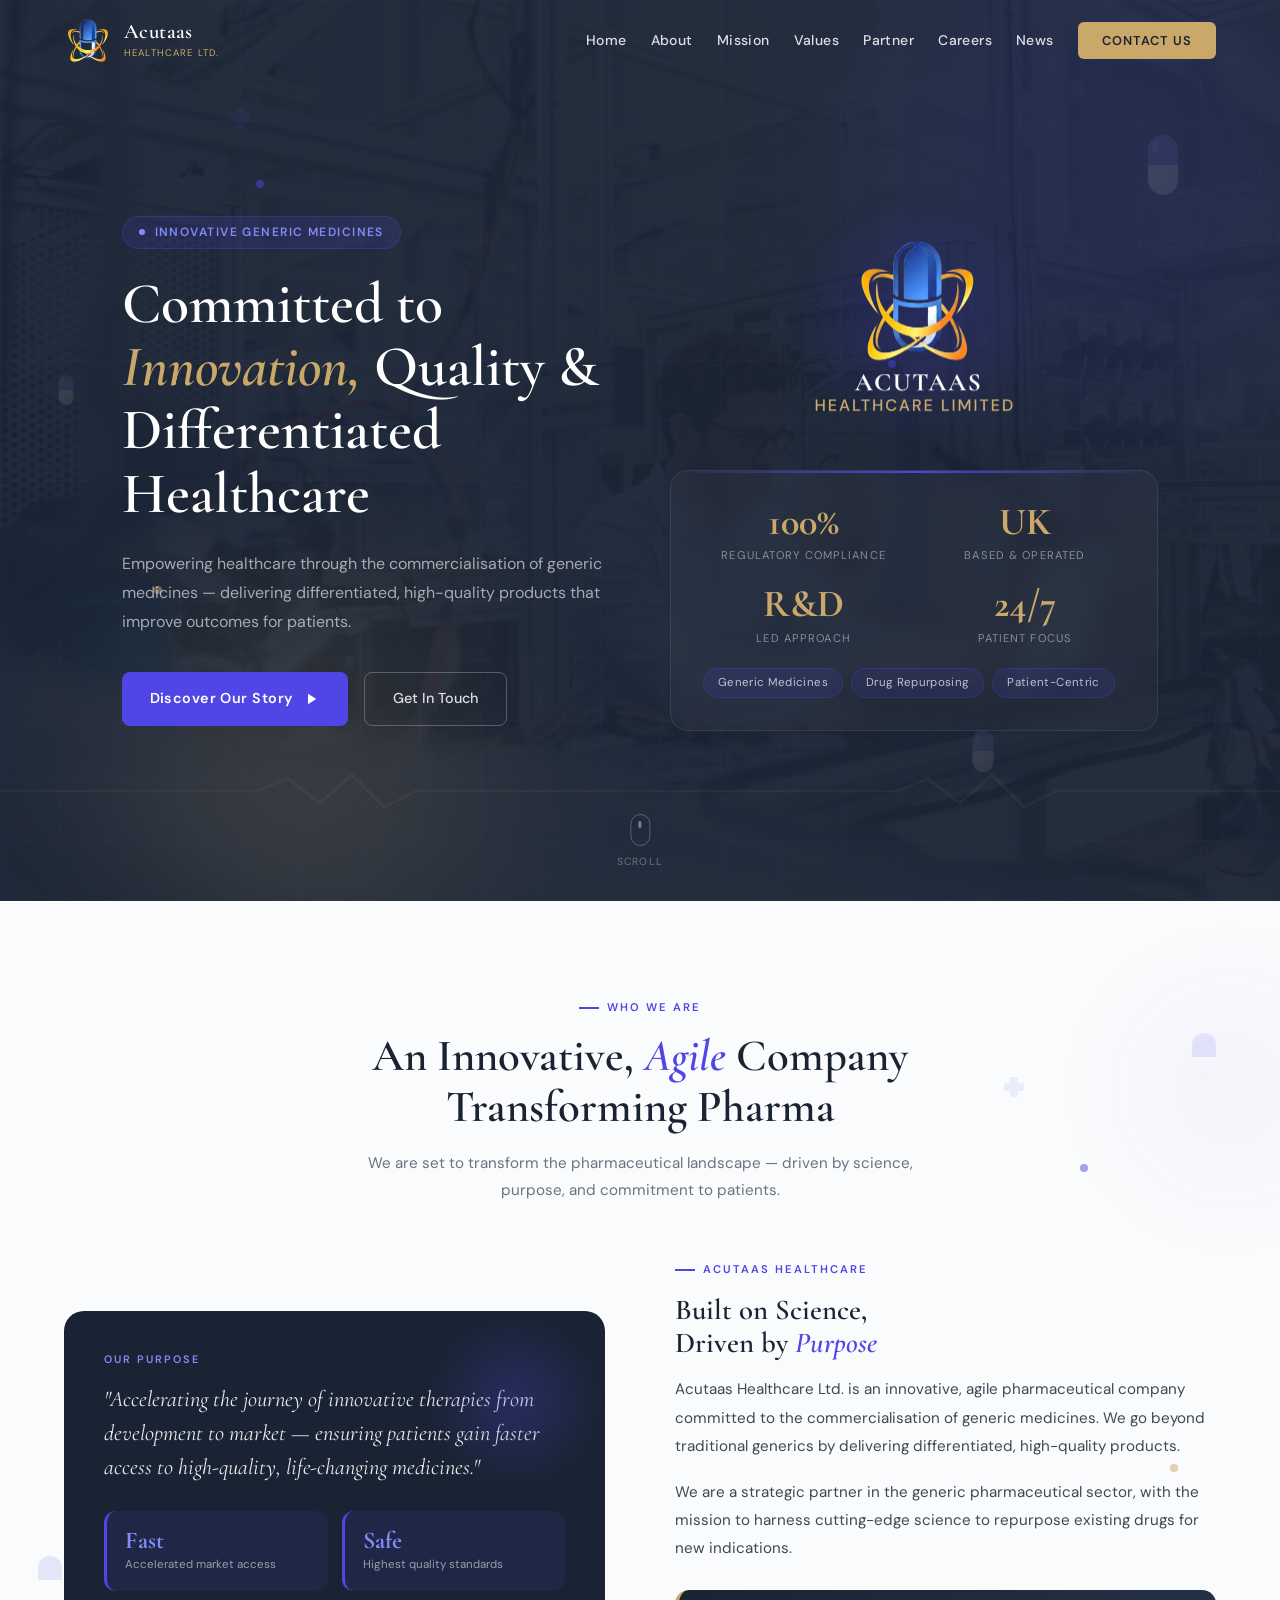
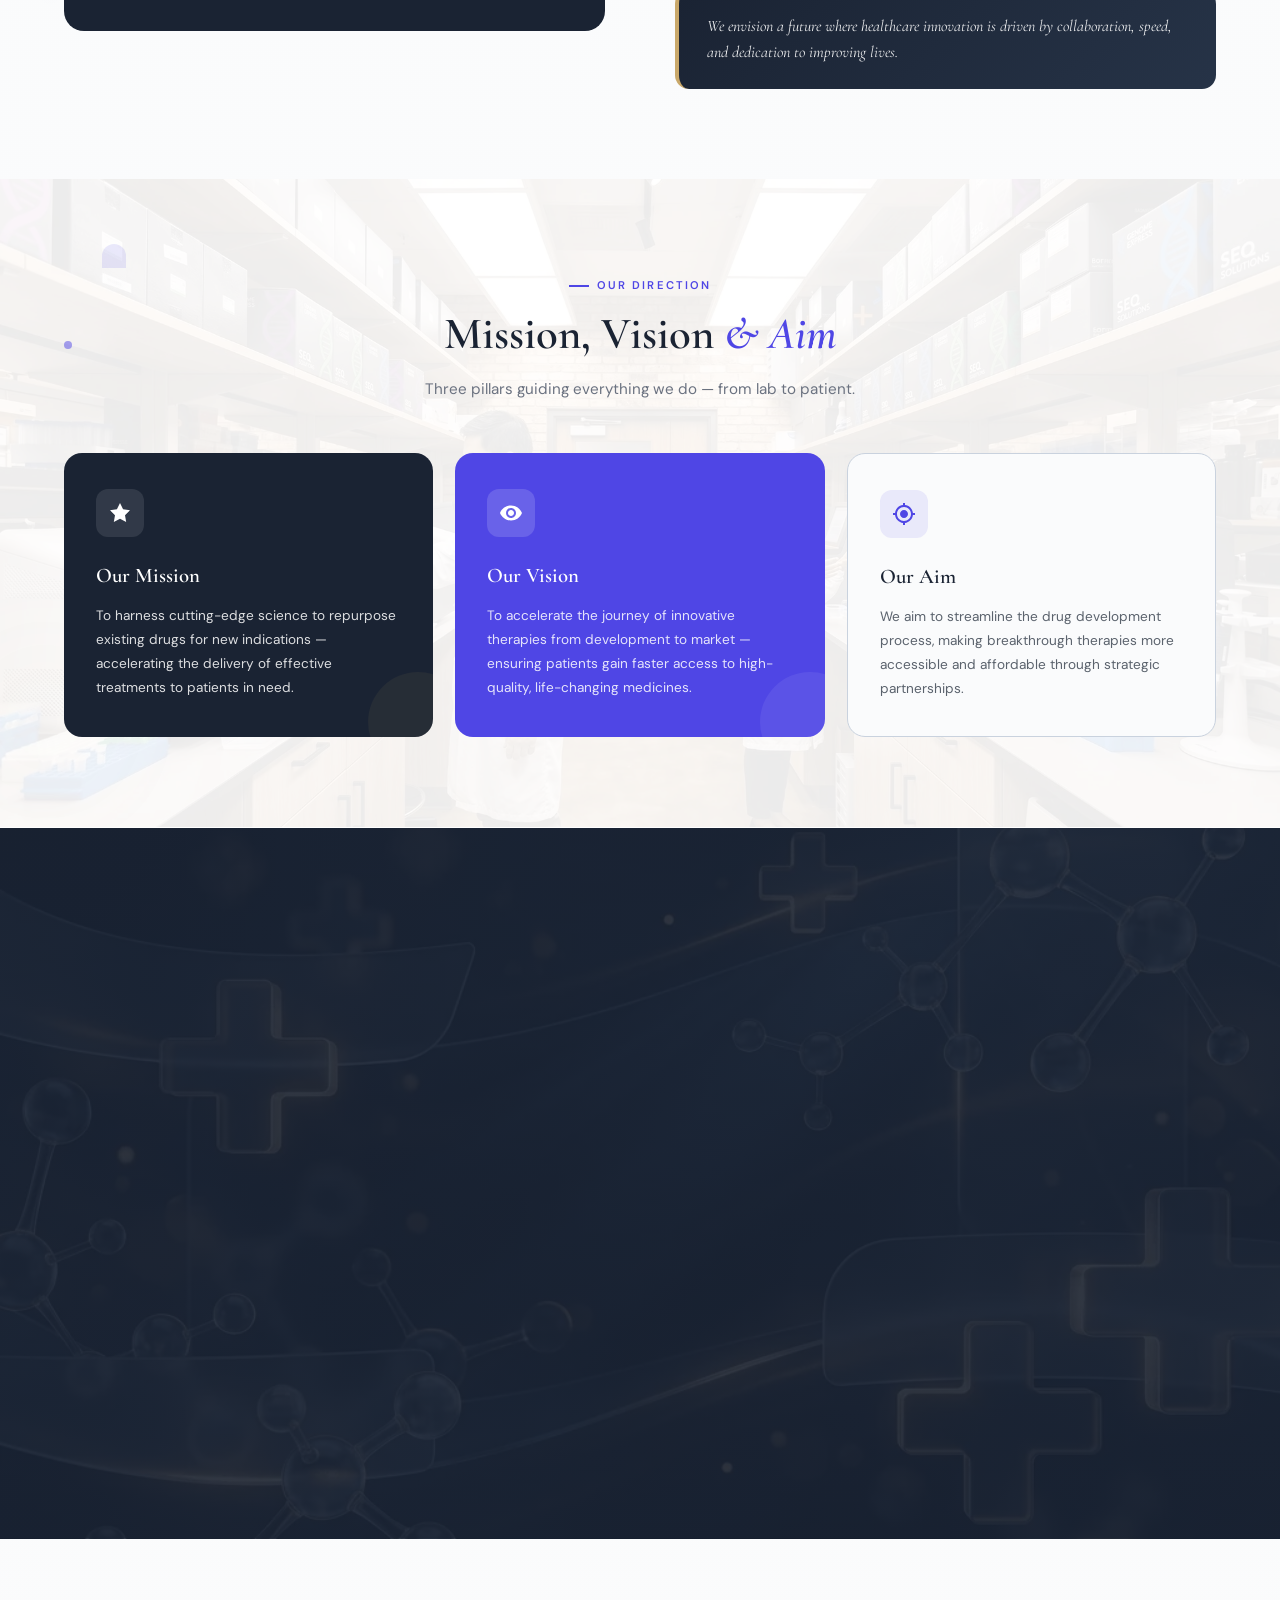
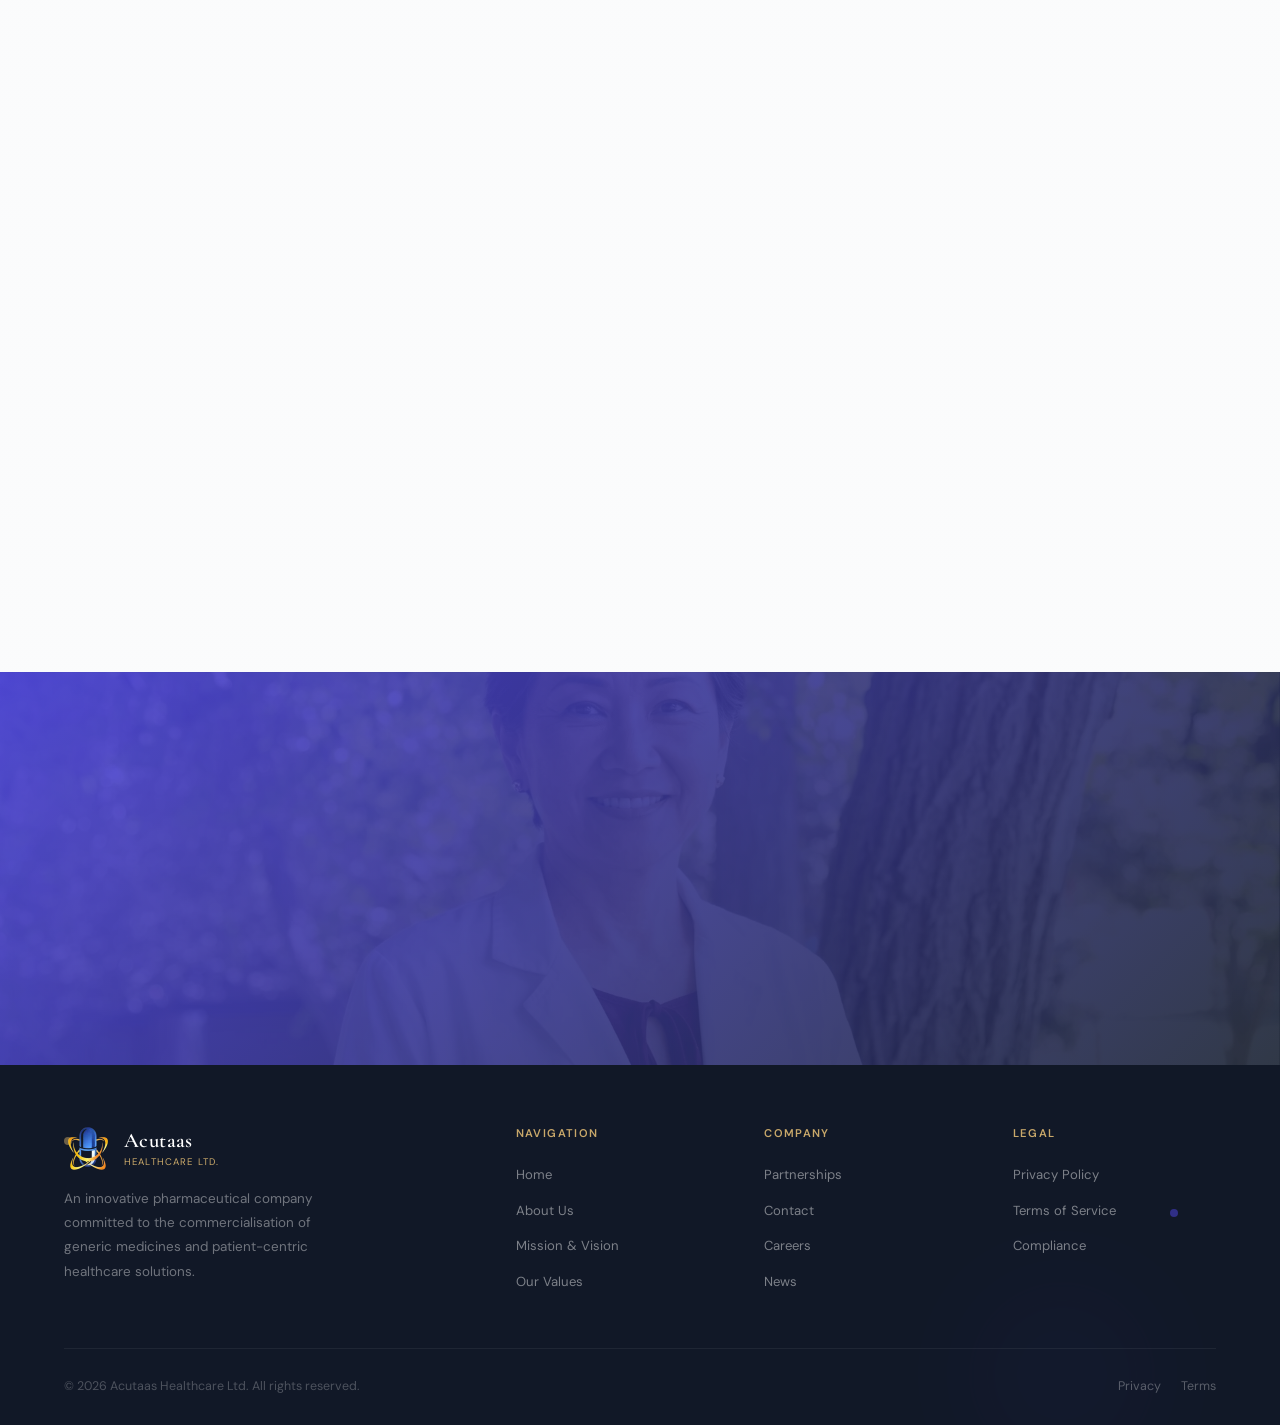
<file: index.html>
<!DOCTYPE html>
<html lang="en">
<head>
<meta charset="UTF-8">
<meta name="viewport" content="width=device-width, initial-scale=1.0">
<title>Acutaas Healthcare Ltd | Innovative Generic Medicines</title>
<meta name="description" content="Acutaas Healthcare Ltd is an innovative pharmaceutical company committed to the commercialization of generic medicines and patient-centric healthcare solutions.">
<link rel="icon" type="image/webp" href="./assets/images/logo-capsule-nav.webp">
<link rel="preconnect" href="https://fonts.googleapis.com">
<link rel="preconnect" href="https://fonts.gstatic.com" crossorigin>
<link rel="preload" as="image" href="./assets/images/hero_main_bg.webp" fetchpriority="high" type="image/webp">
<link href="https://fonts.googleapis.com/css2?family=Cormorant+Garamond:ital,wght@0,400;0,600;0,700;1,400&family=DM+Sans:wght@400;500;600&display=swap" rel="stylesheet">
<link rel="stylesheet" href="./css/home.bundle.css">
</head>
<body>

<!-- Navigation -->
<nav id="navbar">
  <a href="#home" class="nav-logo">
    <div class="nav-logo-icon">
      <img src="./assets/images/logo-capsule-nav.webp" alt="Acutaas Logo" class="logo-img" width="48" height="48" />
    </div>
    <div>
      <span class="nav-logo-text">Acutaas</span>
      <span class="nav-logo-sub">Healthcare Ltd.</span>
    </div>
  </a>

  <ul class="nav-links">
    <li><a href="#home">Home</a></li>
    <li><a href="#about">About</a></li>
    <li><a href="#mission">Mission</a></li>
    <li><a href="#values">Values</a></li>
    <li><a href="#partner">Partner</a></li>
    <li><a href="careers.html">Careers</a></li>
    <li><a href="news.html">News</a></li>
    <li><a href="contact.html" class="nav-cta">Contact Us</a></li>
  </ul>

  <button class="hamburger" onclick="toggleMenu()">
    <span></span><span></span><span></span>
  </button>
</nav>

<div class="mobile-menu" id="mobileMenu">
  <a href="#home" onclick="toggleMenu()">Home</a>
  <a href="#about" onclick="toggleMenu()">About Us</a>
  <a href="#mission" onclick="toggleMenu()">Mission & Aims</a>
  <a href="#values" onclick="toggleMenu()">Our Values</a>
  <a href="#partner" onclick="toggleMenu()">Partnerships</a>
  <a href="careers.html" onclick="toggleMenu()">Careers</a>
  <a href="news.html" onclick="toggleMenu()">News</a>
  <a href="contact.html" onclick="toggleMenu()">Contact Us</a>
</div>

<!-- Hero -->
<section id="home">
  <div class="hero-bg-grid"></div>
  <div class="hero-orb hero-orb-1"></div>
  <div class="hero-orb hero-orb-2"></div>

  <!-- Hero Animations -->
  <div class="section-anim-container">
    <div class="floating-capsule" style="top: 15%; right: 8%; animation-delay: 0s;"><div class="capsule-body"></div></div>
    <div class="floating-capsule" style="top: 80%; right: 22%; animation-delay: -2s; transform: scale(0.7);"><div class="capsule-body"></div></div>
    <div class="floating-capsule" style="top: 40%; left: 4%; animation-delay: -4s; transform: scale(0.5);"><div class="capsule-body"></div></div>
    <div class="molecule-dot blue" style="top: 20%; left: 20%; animation-delay: 0s;"></div>
    <div class="molecule-dot gold" style="top: 65%; left: 12%; animation-delay: -1s;"></div>
    <div class="molecule-dot blue" style="top: 40%; right: 30%; animation-delay: -2s;"></div>
    <div class="medical-cross-small" style="top: 12%; left: 18%;"></div>
    <div class="medical-cross-small" style="bottom: 25%; right: 12%; animation-direction: reverse;"></div>
    <div class="heartbeat-line-subtle">
      <svg viewBox="0 0 1200 40" preserveAspectRatio="none">
        <path class="heartbeat-path" d="M0,20 L100,20 L120,20 L135,8 L150,32 L165,4 L180,36 L195,20 L220,20 L400,20 L420,20 L435,8 L450,32 L465,4 L480,36 L495,20 L520,20 L700,20 L720,20 L735,8 L750,32 L765,4 L780,36 L795,20 L820,20 L1000,20 L1020,20 L1035,8 L1050,32 L1065,4 L1080,36 L1095,20 L1200,20"/>
      </svg>
    </div>
  </div>

  <div class="hero-content">
    <div>
      <div class="hero-eyebrow">Innovative Generic Medicines</div>
      <h1 class="hero-title">Committed to <em>Innovation,</em> Quality & Differentiated Healthcare</h1>
      <p class="hero-desc">Empowering healthcare through the commercialisation of generic medicines — delivering differentiated, high-quality products that improve outcomes for patients.</p>
      <div class="hero-actions">
        <a href="#about" class="btn-primary">
          Discover Our Story
          <svg viewBox="0 0 24 24"><path d="M8 5v14l11-7z"/></svg>
        </a>
        <a href="contact.html" class="btn-outline">Get In Touch</a>
      </div>
    </div>

    <div class="hero-stats">
      <div class="hero-logo-container">
        <div class="hero-logo-glow"></div>
        <img src="./assets/images/logo-hero.webp" alt="Acutaas Healthcare Logo" class="hero-logo-image" width="440" height="430" fetchpriority="high" decoding="async" />
      </div>
      <div class="hero-visual-card">
        <div class="stat-grid">
          <div class="stat-item"><span class="stat-number">100%</span><span class="stat-label">Regulatory Compliance</span></div>
          <div class="stat-item"><span class="stat-number">UK</span><span class="stat-label">Based & Operated</span></div>
          <div class="stat-item"><span class="stat-number">R&D</span><span class="stat-label">Led Approach</span></div>
          <div class="stat-item"><span class="stat-number">24/7</span><span class="stat-label">Patient Focus</span></div>
        </div>
        <div class="hero-pill-tags">
          <span class="hero-pill">Generic Medicines</span>
          <span class="hero-pill">Drug Repurposing</span>
          <span class="hero-pill">Patient-Centric</span>
        </div>
      </div>
    </div>
  </div>

  <div class="scroll-indicator">
    <div class="scroll-mouse"></div>
    <span>Scroll</span>
  </div>
</section>

<!-- About -->
<section id="about">
  <!-- About Animations -->
  <div class="section-anim-container">
    <div class="floating-pill" style="top: 15%; right: 5%; animation-delay: 0s;"></div>
    <div class="floating-pill" style="bottom: 20%; left: 3%; animation-delay: -2.5s;"></div>
    <div class="molecule-dot blue" style="top: 30%; right: 15%; animation-delay: -1s;"></div>
    <div class="molecule-dot gold" style="bottom: 35%; right: 8%; animation-delay: -2s;"></div>
    <div class="medical-cross-small" style="top: 20%; right: 20%; animation-delay: -5s;"></div>
    <div class="glow-orb" style="width: 200px; height: 200px; background: var(--blue-primary); opacity: 0.04; top: 10%; right: -50px;"></div>
  </div>

  <div class="section-inner">
    <div style="text-align:center; margin-bottom: 20px;">
      <span class="section-label reveal">Who We Are</span>
      <h2 class="section-title reveal reveal-delay-1">An Innovative, <em>Agile</em> Company<br>Transforming Pharma</h2>
      <p class="section-sub reveal reveal-delay-2" style="margin: 0 auto;">We are set to transform the pharmaceutical landscape — driven by science, purpose, and commitment to patients.</p>
    </div>

    <div class="about-grid">
      <div class="about-visual reveal">
        <div class="about-main-card">
          <div class="about-card-label">Our Purpose</div>
          <p class="about-card-text">"Accelerating the journey of innovative therapies from development to market — ensuring patients gain faster access to high-quality, life-changing medicines."</p>
          <div class="about-small-cards">
            <div class="about-mini"><div class="about-mini-num">Fast</div><div class="about-mini-text">Accelerated market access</div></div>
            <div class="about-mini"><div class="about-mini-num">Safe</div><div class="about-mini-text">Highest quality standards</div></div>
          </div>
        </div>
      </div>

      <div class="about-content">
        <span class="section-label reveal">Acutaas Healthcare</span>
        <h2 class="section-title reveal reveal-delay-1" style="font-size: 1.8rem;">Built on Science,<br>Driven by <em>Purpose</em></h2>
        <p class="reveal reveal-delay-2">Acutaas Healthcare Ltd. is an innovative, agile pharmaceutical company committed to the commercialisation of generic medicines. We go beyond traditional generics by delivering differentiated, high-quality products.</p>
        <p class="reveal reveal-delay-3">We are a strategic partner in the generic pharmaceutical sector, with the mission to harness cutting-edge science to repurpose existing drugs for new indications.</p>
        <div class="about-highlight reveal reveal-delay-4">
          <p>We envision a future where healthcare innovation is driven by collaboration, speed, and dedication to improving lives.</p>
        </div>
      </div>
    </div>
  </div>
</section>

<!-- Mission -->
<section id="mission">
  <!-- Mission Animations -->
  <div class="section-anim-container">
    <div class="floating-pill" style="top: 10%; left: 8%; animation-delay: -1s;"></div>
    <div class="molecule-dot blue" style="top: 25%; left: 5%; animation-delay: 0s;"></div>
    <div class="molecule-dot gold" style="top: 60%; right: 6%; animation-delay: -1.5s;"></div>
    <div class="molecule-dot blue" style="bottom: 20%; left: 15%; animation-delay: -2.5s;"></div>
    <div class="medical-cross-small" style="bottom: 30%; right: 10%; animation-delay: -8s;"></div>
    <div class="glow-orb" style="width: 150px; height: 150px; background: var(--gold); opacity: 0.03; bottom: 5%; left: -30px;"></div>
  </div>

  <div class="section-inner">
    <div style="text-align:center; margin-bottom: 20px;">
      <span class="section-label reveal">Our Direction</span>
      <h2 class="section-title reveal reveal-delay-1">Mission, Vision <em>& Aim</em></h2>
      <p class="section-sub reveal reveal-delay-2" style="margin: 0 auto;">Three pillars guiding everything we do — from lab to patient.</p>
    </div>

    <div class="mission-cards">
      <div class="mission-card mission-card-1 reveal">
        <div class="mission-icon"><svg viewBox="0 0 24 24"><path d="M12 2l3.09 6.26L22 9.27l-5 4.87 1.18 6.88L12 17.77l-6.18 3.25L7 14.14 2 9.27l6.91-1.01L12 2z"/></svg></div>
        <h3 class="mission-card-title">Our Mission</h3>
        <p class="mission-card-text">To harness cutting-edge science to repurpose existing drugs for new indications — accelerating the delivery of effective treatments to patients in need.</p>
      </div>

      <div class="mission-card mission-card-2 reveal reveal-delay-1">
        <div class="mission-icon"><svg viewBox="0 0 24 24"><path d="M12 4.5C7 4.5 2.73 7.61 1 12c1.73 4.39 6 7.5 11 7.5s9.27-3.11 11-7.5c-1.73-4.39-6-7.5-11-7.5zM12 17c-2.76 0-5-2.24-5-5s2.24-5 5-5 5 2.24 5 5-2.24 5-5 5zm0-8c-1.66 0-3 1.34-3 3s1.34 3 3 3 3-1.34 3-3-1.34-3-3-3z"/></svg></div>
        <h3 class="mission-card-title">Our Vision</h3>
        <p class="mission-card-text">To accelerate the journey of innovative therapies from development to market — ensuring patients gain faster access to high-quality, life-changing medicines.</p>
      </div>

      <div class="mission-card mission-card-3 reveal reveal-delay-2">
        <div class="mission-icon"><svg viewBox="0 0 24 24"><path d="M12 8c-2.21 0-4 1.79-4 4s1.79 4 4 4 4-1.79 4-4-1.79-4-4-4zm8.94 3c-.46-4.17-3.77-7.48-7.94-7.94V1h-2v2.06C6.83 3.52 3.52 6.83 3.06 11H1v2h2.06c.46 4.17 3.77 7.48 7.94 7.94V23h2v-2.06c4.17-.46 7.48-3.77 7.94-7.94H23v-2h-2.06zM12 19c-3.87 0-7-3.13-7-7s3.13-7 7-7 7 3.13 7 7-3.13 7-7 7z"/></svg></div>
        <h3 class="mission-card-title">Our Aim</h3>
        <p class="mission-card-text" style="color: var(--gray-700);">We aim to streamline the drug development process, making breakthrough therapies more accessible and affordable through strategic partnerships.</p>
      </div>
    </div>
  </div>
</section>

<!-- Values -->
<section id="values">
  <!-- Values Animations -->
  <div class="section-anim-container">
    <div class="floating-pill" style="top: 8%; right: 6%; animation-delay: 0s; opacity: 0.08;"></div>
    <div class="floating-pill" style="bottom: 15%; left: 4%; animation-delay: -3s; opacity: 0.08;"></div>
    <div class="molecule-dot gold" style="top: 20%; left: 10%; animation-delay: -1s; opacity: 0.15;"></div>
    <div class="molecule-dot blue" style="top: 50%; right: 8%; animation-delay: -2s; opacity: 0.12;"></div>
    <div class="molecule-dot gold" style="bottom: 25%; right: 20%; animation-delay: -3s; opacity: 0.15;"></div>
    <div class="medical-cross-small" style="top: 15%; left: 20%; animation-delay: -10s; opacity: 0.05;"></div>
    <div class="medical-cross-small" style="bottom: 20%; right: 15%; animation-delay: -15s; animation-direction: reverse; opacity: 0.05;"></div>
    <div class="glow-orb" style="width: 250px; height: 250px; background: var(--blue-light); opacity: 0.06; top: -50px; right: 10%;"></div>
    <div class="glow-orb" style="width: 180px; height: 180px; background: var(--gold); opacity: 0.04; bottom: -30px; left: 5%;"></div>
    <div class="heartbeat-line-subtle" style="opacity: 0.04;">
      <svg viewBox="0 0 1200 40" preserveAspectRatio="none">
        <path class="heartbeat-path" style="stroke: var(--blue-light);" d="M0,20 L100,20 L120,20 L135,8 L150,32 L165,4 L180,36 L195,20 L220,20 L400,20 L420,20 L435,8 L450,32 L465,4 L480,36 L495,20 L520,20 L700,20 L720,20 L735,8 L750,32 L765,4 L780,36 L795,20 L820,20 L1000,20 L1020,20 L1035,8 L1050,32 L1065,4 L1080,36 L1095,20 L1200,20"/>
      </svg>
    </div>
  </div>

  <div class="section-inner">
    <div style="text-align:center; margin-bottom: 20px;">
      <span class="section-label reveal">What Guides Us</span>
      <h2 class="section-title reveal reveal-delay-1">Our <em>Core Values</em></h2>
      <p class="section-sub reveal reveal-delay-2" style="margin: 0 auto; color: rgba(255,255,255,0.45);">The principles that underpin every decision, product, and partnership we make.</p>
    </div>

    <div class="values-grid">
      <!-- Card 1 -->
      <div class="value-flip-card reveal">
        <div class="value-flip-card-inner">
          <div class="value-flip-card-front">
            <div class="value-icon"><svg viewBox="0 0 24 24"><path d="M12 21.35l-1.45-1.32C5.4 15.36 2 12.28 2 8.5 2 5.42 4.42 3 7.5 3c1.74 0 3.41.81 4.5 2.09C13.09 3.81 14.76 3 16.5 3 19.58 3 22 5.42 22 8.5c0 3.78-3.4 6.86-8.55 11.54L12 21.35z"/></svg></div>
            <div class="front-content">
              <div class="value-title">Patient Centricity</div>
              <div class="value-subtitle">Patients at heart</div>
            </div>
          </div>
          <div class="value-flip-card-back">
            <div class="value-text">Patients are at the heart of everything we do. We are relentlessly focused on improving health outcomes and delivering medicines that truly make a difference.</div>
            <div class="back-bottom">
              <div class="value-title">Patient Centricity</div>
              <div class="value-icon"><svg viewBox="0 0 24 24"><path d="M12 21.35l-1.45-1.32C5.4 15.36 2 12.28 2 8.5 2 5.42 4.42 3 7.5 3c1.74 0 3.41.81 4.5 2.09C13.09 3.81 14.76 3 16.5 3 19.58 3 22 5.42 22 8.5c0 3.78-3.4 6.86-8.55 11.54L12 21.35z"/></svg></div>
            </div>
          </div>
        </div>
      </div>

      <!-- Card 2 -->
      <div class="value-flip-card reveal reveal-delay-1">
        <div class="value-flip-card-inner">
          <div class="value-flip-card-front">
            <div class="value-icon"><svg viewBox="0 0 24 24"><path d="M11.8 10.9c-2.27-.59-3-1.2-3-2.15 0-1.09 1.01-1.85 2.7-1.85 1.78 0 2.44.85 2.5 2.1h2.21c-.07-1.72-1.12-3.3-3.21-3.81V3h-3v2.16c-1.94.42-3.5 1.68-3.5 3.61 0 2.31 1.91 3.46 4.7 4.13 2.5.6 3 1.48 3 2.41 0 .69-.49 1.79-2.7 1.79-2.06 0-2.87-.92-2.98-2.1h-2.2c.12 2.19 1.76 3.42 3.68 3.83V21h3v-2.15c1.95-.37 3.5-1.5 3.5-3.55 0-2.84-2.43-3.81-4.7-4.4z"/></svg></div>
            <div class="front-content">
              <div class="value-title">Agility & Accessibility</div>
              <div class="value-subtitle">Medicines for all</div>
            </div>
          </div>
          <div class="value-flip-card-back">
            <div class="value-text">We adapt swiftly to a dynamic healthcare landscape to ensure that high-quality, cost-effective medicines are consistently accessible to communities globally.</div>
            <div class="back-bottom">
              <div class="value-title">Agility & Accessibility</div>
              <div class="value-icon"><svg viewBox="0 0 24 24"><path d="M11.8 10.9c-2.27-.59-3-1.2-3-2.15 0-1.09 1.01-1.85 2.7-1.85 1.78 0 2.44.85 2.5 2.1h2.21c-.07-1.72-1.12-3.3-3.21-3.81V3h-3v2.16c-1.94.42-3.5 1.68-3.5 3.61 0 2.31 1.91 3.46 4.7 4.13 2.5.6 3 1.48 3 2.41 0 .69-.49 1.79-2.7 1.79-2.06 0-2.87-.92-2.98-2.1h-2.2c.12 2.19 1.76 3.42 3.68 3.83V21h3v-2.15c1.95-.37 3.5-1.5 3.5-3.55 0-2.84-2.43-3.81-4.7-4.4z"/></svg></div>
            </div>
          </div>
        </div>
      </div>

      <!-- Card 3 -->
      <div class="value-flip-card reveal reveal-delay-2">
        <div class="value-flip-card-inner">
          <div class="value-flip-card-front">
            <div class="value-icon"><svg viewBox="0 0 24 24"><path d="M16 11c1.66 0 2.99-1.34 2.99-3S17.66 5 16 5c-1.66 0-3 1.34-3 3s1.34 3 3 3zm-8 0c1.66 0 2.99-1.34 2.99-3S9.66 5 8 5C6.34 5 5 6.34 5 8s1.34 3 3 3zm0 2c-2.33 0-7 1.17-7 3.5V19h14v-2.5c0-2.33-4.67-3.5-7-3.5zm8 0c-.29 0-.62.02-.97.05 1.16.84 1.97 1.97 1.97 3.45V19h6v-2.5c0-2.33-4.67-3.5-7-3.5z"/></svg></div>
            <div class="front-content">
              <div class="value-title">Collaboration</div>
              <div class="value-subtitle">Stronger together</div>
            </div>
          </div>
          <div class="value-flip-card-back">
            <div class="value-text">We believe we are stronger together. By forging robust partnerships, we bridge gaps and drive innovative, better healthcare solutions for all.</div>
            <div class="back-bottom">
              <div class="value-title">Collaboration</div>
              <div class="value-icon"><svg viewBox="0 0 24 24"><path d="M16 11c1.66 0 2.99-1.34 2.99-3S17.66 5 16 5c-1.66 0-3 1.34-3 3s1.34 3 3 3zm-8 0c1.66 0 2.99-1.34 2.99-3S9.66 5 8 5C6.34 5 5 6.34 5 8s1.34 3 3 3zm0 2c-2.33 0-7 1.17-7 3.5V19h14v-2.5c0-2.33-4.67-3.5-7-3.5zm8 0c-.29 0-.62.02-.97.05 1.16.84 1.97 1.97 1.97 3.45V19h6v-2.5c0-2.33-4.67-3.5-7-3.5z"/></svg></div>
            </div>
          </div>
        </div>
      </div>

      <!-- Card 4 -->
      <div class="value-flip-card reveal reveal-delay-3">
        <div class="value-flip-card-inner">
          <div class="value-flip-card-front">
            <div class="value-icon"><svg viewBox="0 0 24 24"><path d="M9 16.17L4.83 12l-1.42 1.41L9 19 21 7l-1.41-1.41z"/></svg></div>
            <div class="front-content">
              <div class="value-title">Excellence with Ethics</div>
              <div class="value-subtitle">Do the right thing</div>
            </div>
          </div>
          <div class="value-flip-card-back">
            <div class="value-text">We hold ourselves to the highest standards of quality, safety, and regulatory compliance, operating with unwavering integrity and transparency.</div>
            <div class="back-bottom">
              <div class="value-title">Excellence with Ethics</div>
              <div class="value-icon"><svg viewBox="0 0 24 24"><path d="M9 16.17L4.83 12l-1.42 1.41L9 19 21 7l-1.41-1.41z"/></svg></div>
            </div>
          </div>
        </div>
      </div>
    </div>
  </div>
</section>

<!-- Partner -->
<section id="partner">
  <!-- Partner Animations -->
  <div class="section-anim-container">
    <div class="floating-pill" style="top: 12%; left: 5%; animation-delay: -1.5s;"></div>
    <div class="floating-pill" style="bottom: 18%; right: 4%; animation-delay: -4s;"></div>
    <div class="molecule-dot blue" style="top: 35%; right: 10%; animation-delay: 0s;"></div>
    <div class="molecule-dot gold" style="bottom: 30%; left: 8%; animation-delay: -2s;"></div>
    <div class="medical-cross-small" style="top: 25%; left: 15%; animation-delay: -12s;"></div>
    <div class="glow-orb" style="width: 180px; height: 180px; background: var(--blue-primary); opacity: 0.04; top: 20%; right: -40px;"></div>
  </div>

  <div class="section-inner">
    <div class="partner-inner">
      <div>
        <span class="section-label reveal">Partnerships</span>
        <h2 class="section-title reveal reveal-delay-1">Your Strategic <em>Partner</em> in Generic Pharma</h2>
        <p class="section-sub reveal reveal-delay-2">A strategic partner in the generic pharmaceutical sector, delivering high-quality and accessible medicines.</p>

        <div class="partner-features">
          <div class="partner-feature reveal reveal-delay-1">
            <div class="pf-icon"><svg viewBox="0 0 24 24"><path d="M19 3H5c-1.1 0-2 .9-2 2v14c0 1.1.9 2 2 2h14c1.1 0 2-.9 2-2V5c0-1.1-.9-2-2-2zm-7 3c1.93 0 3.5 1.57 3.5 3.5S13.93 13 12 13s-3.5-1.57-3.5-3.5S10.07 6 12 6zm7 13H5v-.23c0-.62.28-1.2.76-1.58C7.47 15.82 9.64 15 12 15s4.53.82 6.24 2.19c.48.38.76.97.76 1.58V19z"/></svg></div>
            <div>
              <div class="pf-title">Business Development</div>
              <div class="pf-text">Collaborative partnerships built on mutual trust and long-term value creation.</div>
            </div>
          </div>

          <div class="partner-feature reveal reveal-delay-2">
            <div class="pf-icon"><svg viewBox="0 0 24 24"><path d="M12 2C8.13 2 5 5.13 5 9c0 5.25 7 13 7 13s7-7.75 7-13c0-3.87-3.13-7-7-7zm0 9.5c-1.38 0-2.5-1.12-2.5-2.5s1.12-2.5 2.5-2.5 2.5 1.12 2.5 2.5-1.12 2.5-2.5 2.5z"/></svg></div>
            <div>
              <div class="pf-title">Market Access</div>
              <div class="pf-text">Strategic go-to-market execution to bring products to market faster.</div>
            </div>
          </div>

          <div class="partner-feature reveal reveal-delay-3">
            <div class="pf-icon"><svg viewBox="0 0 24 24"><path d="M9 3L5 6.99h3V14h2V6.99h3L9 3zm7 14.01V10h-2v7.01h-3L15 21l4-3.99h-3z"/></svg></div>
            <div>
              <div class="pf-title">Drug Repurposing & R&D</div>
              <div class="pf-text">Leveraging novel research techniques to repurpose existing drugs.</div>
            </div>
          </div>
        </div>
      </div>

      <div class="partner-visual reveal reveal-delay-2">
        <div class="partner-big-card">
          <div class="partner-big-icon"><svg viewBox="0 0 24 24"><path d="M19 3H5c-1.11 0-2 .89-2 2v14c0 1.11.89 2 2 2h14c1.11 0 2-.89 2-2V5c0-1.11-.89-2-2-2zm-9 14l-5-5 1.41-1.41L10 14.17l7.59-7.59L19 8l-9 9z"/></svg></div>
          <h3 class="partner-big-title">Partner With Confidence</h3>
          <p class="partner-big-text">We deliver reliable, high-quality pharmaceutical solutions backed by rigorous compliance frameworks.</p>
          <div class="partner-badge-row">
            <span class="partner-badge">Regulatory Expertise</span>
            <span class="partner-badge">Agile Execution</span>
            <span class="partner-badge">Quality Assured</span>
          </div>
        </div>
      </div>
    </div>
  </div>
</section>

<!-- CTA -->
<section id="cta">
  <!-- CTA Animations -->
  <div class="section-anim-container">
    <div class="floating-pill" style="top: 20%; left: 8%; animation-delay: 0s; opacity: 0.1;"></div>
    <div class="floating-pill" style="bottom: 25%; right: 6%; animation-delay: -2s; opacity: 0.1;"></div>
    <div class="molecule-dot gold" style="top: 30%; right: 12%; animation-delay: -1s; opacity: 0.2;"></div>
    <div class="molecule-dot gold" style="bottom: 35%; left: 15%; animation-delay: -2.5s; opacity: 0.2;"></div>
    <div class="glow-orb" style="width: 200px; height: 200px; background: white; opacity: 0.05; top: -50px; left: 20%;"></div>
  </div>

  <div class="cta-inner reveal">
    <h2 class="cta-title">Ready to Make a Difference in Healthcare Together?</h2>
    <p class="cta-sub">Whether you're a healthcare professional, business partner, or looking to explore collaboration opportunities — we'd love to hear from you.</p>
    <div class="cta-buttons">
      <a href="contact.html" class="btn-white">Get in Touch</a>
      <a href="#about" class="btn-ghost">Learn More</a>
    </div>
  </div>
</section>


<!-- Footer -->
<footer>
  <!-- Footer Animations -->
  <div class="section-anim-container">
    <div class="molecule-dot gold" style="top: 20%; left: 5%; animation-delay: 0s; opacity: 0.1;"></div>
    <div class="molecule-dot blue" style="top: 40%; right: 8%; animation-delay: -1.5s; opacity: 0.08;"></div>
    <div class="glow-orb" style="width: 180px; height: 180px; background: var(--blue-primary); opacity: 0.04; bottom: -40px; right: 10%;"></div>
  </div>

  <div class="footer-top">
    <div>
      <a href="#home" class="nav-logo" style="margin-bottom: 10px;">
        <div class="nav-logo-icon"><img src="./assets/images/logo-capsule-nav.webp" alt="Acutaas Logo" class="logo-img" width="48" height="48" loading="lazy" /></div>
        <div>
          <span class="nav-logo-text">Acutaas</span>
          <span class="nav-logo-sub">Healthcare Ltd.</span>
        </div>
      </a>
      <p class="footer-brand-desc">An innovative pharmaceutical company committed to the commercialisation of generic medicines and patient-centric healthcare solutions.</p>
    </div>

    <div>
      <div class="footer-col-title">Navigation</div>
      <ul class="footer-links">
        <li><a href="#home">Home</a></li>
        <li><a href="#about">About Us</a></li>
        <li><a href="#mission">Mission & Vision</a></li>
        <li><a href="#values">Our Values</a></li>
      </ul>
    </div>

    <div>
      <div class="footer-col-title">Company</div>
      <ul class="footer-links">
        <li><a href="#partner">Partnerships</a></li>
        <li><a href="contact.html">Contact</a></li>
        <li><a href="careers.html">Careers</a></li>
        <li><a href="news.html">News</a></li>
      </ul>
    </div>

    <div>
      <div class="footer-col-title">Legal</div>
      <ul class="footer-links">
        <li><a href="privacy.html">Privacy Policy</a></li>
        <li><a href="terms.html">Terms of Service</a></li>
        <li><a href="compliance.html">Compliance</a></li>
      </ul>
    </div>
  </div>

  <div class="footer-bottom">
    <p class="footer-copy">&copy; 2026 Acutaas Healthcare Ltd. All rights reserved.</p>
    <div class="footer-legal">
      <a href="privacy.html">Privacy</a>
      <a href="terms.html">Terms</a>
    </div>
  </div>
</footer>

<script src="./js/site.js" defer></script>
</body>
</html>
</file>
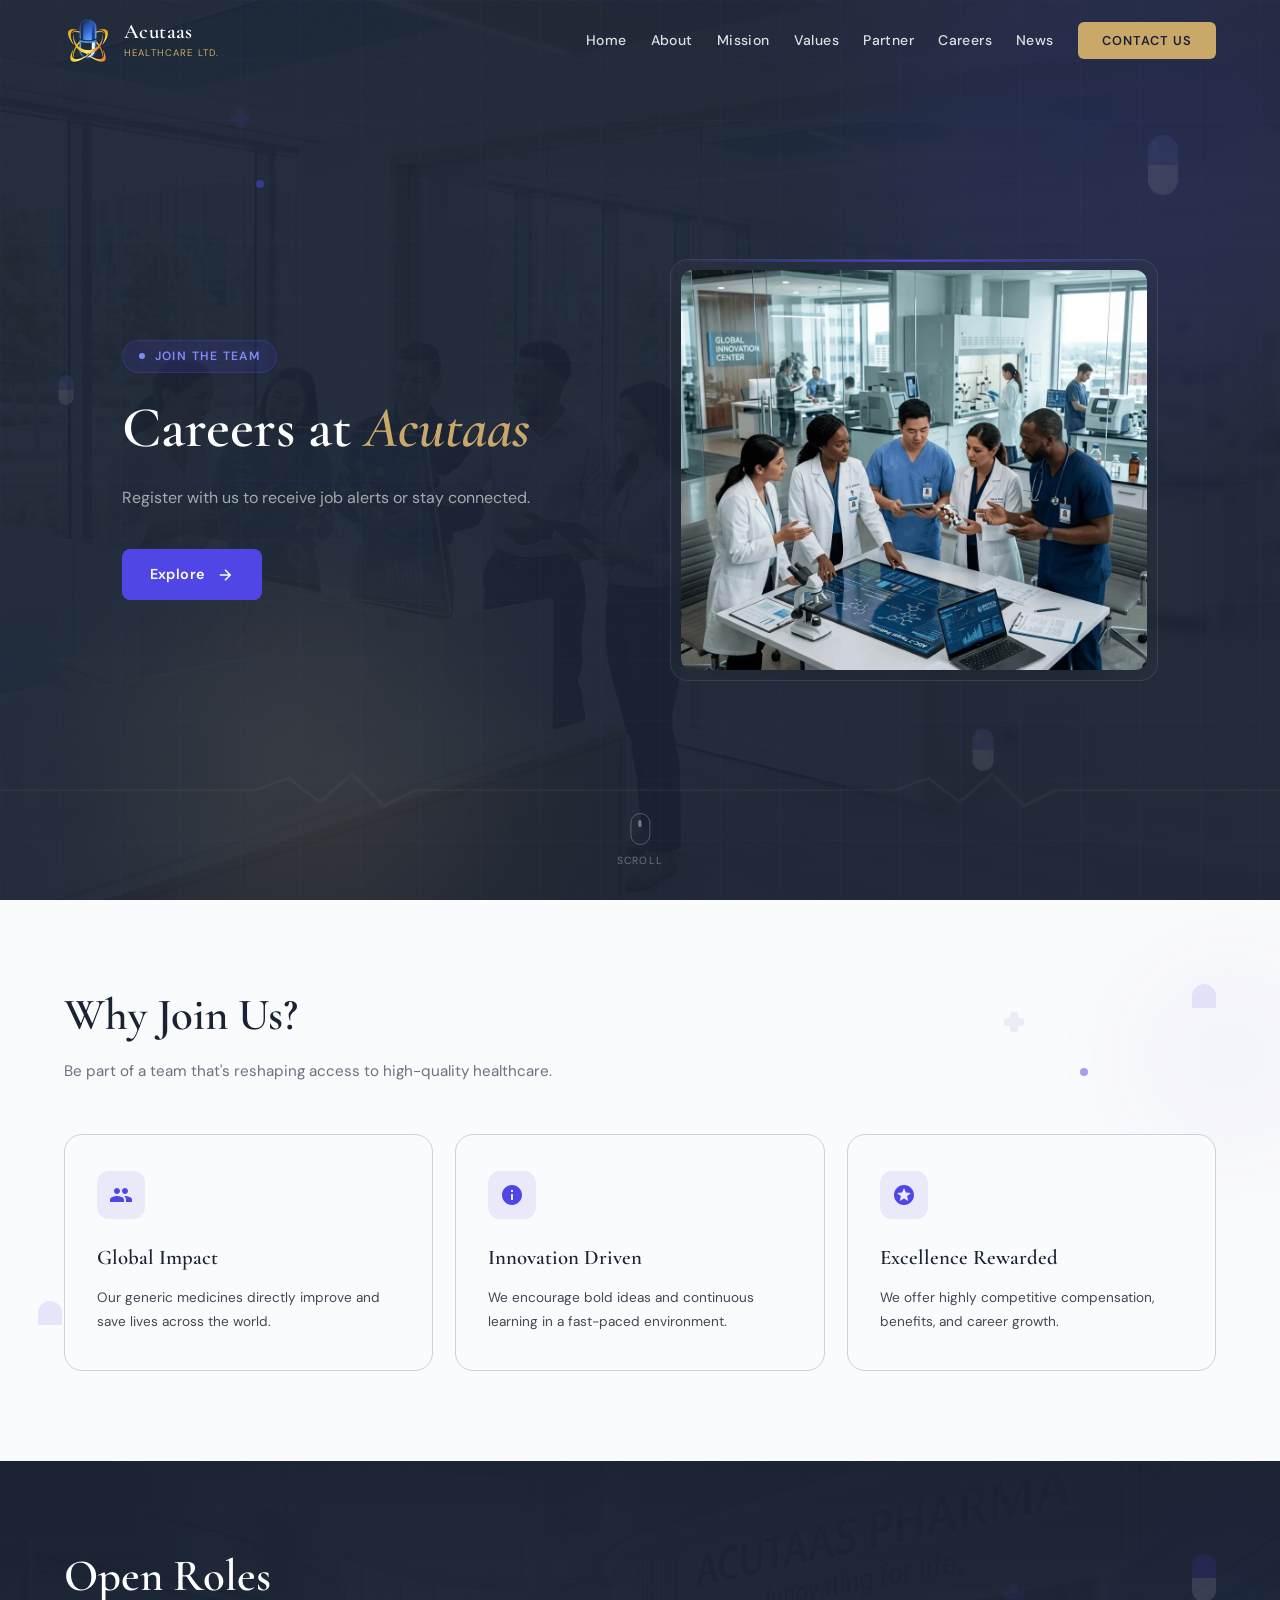
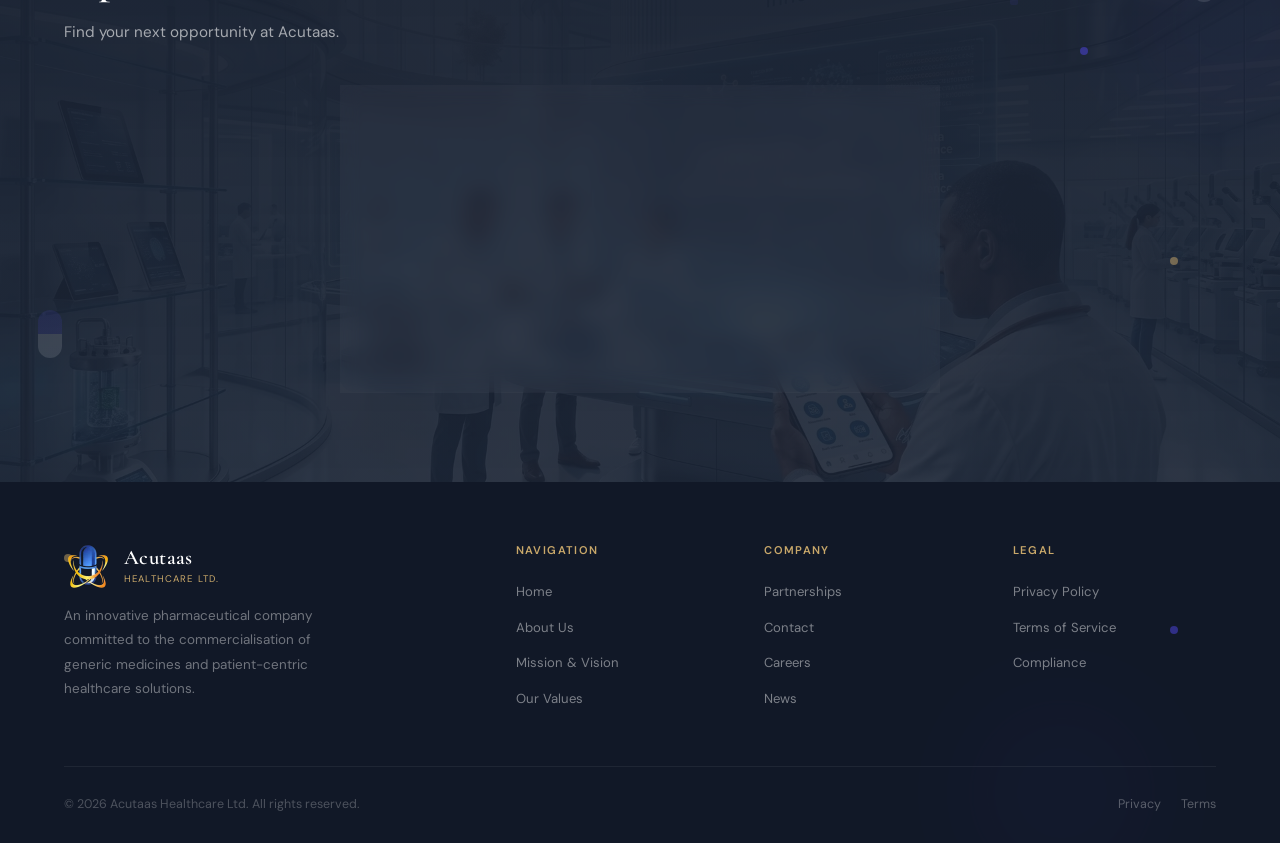
<file: careers.html>
<!DOCTYPE html>
<html lang="en">
<head>
<meta charset="UTF-8">
<meta name="viewport" content="width=device-width, initial-scale=1.0">
<title>Careers | Acutaas Healthcare Ltd</title>
<meta name="description" content="Explore career opportunities at Acutaas Healthcare Ltd and join our mission to innovate and commercialise high-quality generic medicines.">
<link rel="icon" type="image/webp" href="./assets/images/logo-capsule-nav.webp">
<link rel="preconnect" href="https://fonts.googleapis.com">
<link rel="preconnect" href="https://fonts.gstatic.com" crossorigin>
<link rel="preload" as="image" href="./assets/images/careers_bg.webp" fetchpriority="high" type="image/webp">
<link href="https://fonts.googleapis.com/css2?family=Cormorant+Garamond:ital,wght@0,400;0,600;0,700;1,400&family=DM+Sans:wght@400;500;600&display=swap" rel="stylesheet">
<link rel="stylesheet" href="./css/site.bundle.css">
</head>
<body>

<!-- Navigation -->
<nav id="navbar">
  <a href="index.html#home" class="nav-logo">
    <div class="nav-logo-icon">
      <img src="./assets/images/logo-capsule-nav.webp" alt="Acutaas Logo" class="logo-img" width="48" height="48" />
    </div>
    <div>
      <span class="nav-logo-text">Acutaas</span>
      <span class="nav-logo-sub">Healthcare Ltd.</span>
    </div>
  </a>

  <ul class="nav-links">
    <li><a href="index.html#home">Home</a></li>
    <li><a href="index.html#about">About</a></li>
    <li><a href="index.html#mission">Mission</a></li>
    <li><a href="index.html#values">Values</a></li>
    <li><a href="index.html#partner">Partner</a></li>
    <li><a href="careers.html">Careers</a></li>
    <li><a href="news.html">News</a></li>
    <li><a href="contact.html" class="nav-cta">Contact Us</a></li>
  </ul>

  <button class="hamburger" onclick="toggleMenu()">
    <span></span><span></span><span></span>
  </button>
</nav>

<div class="mobile-menu" id="mobileMenu">
  <a href="index.html#home" onclick="toggleMenu()">Home</a>
  <a href="index.html#about" onclick="toggleMenu()">About Us</a>
  <a href="index.html#mission" onclick="toggleMenu()">Mission & Aims</a>
  <a href="index.html#values" onclick="toggleMenu()">Our Values</a>
  <a href="index.html#partner" onclick="toggleMenu()">Partnerships</a>
  <a href="careers.html" onclick="toggleMenu()">Careers</a>
  <a href="news.html" onclick="toggleMenu()">News</a>
  <a href="contact.html" onclick="toggleMenu()">Contact Us</a>
</div>
<!-- MARKETING HERO -->
<section id="home" style="background-image: linear-gradient(rgba(var(--navy-rgb), 0.95), rgba(var(--navy-rgb), 0.95)), url('./assets/images/careers_bg.webp');">
  <div class="hero-bg-grid"></div>
  <div class="hero-orb hero-orb-1"></div>
  <div class="hero-orb hero-orb-2"></div>

  <div class="section-anim-container">
    <div class="floating-capsule" style="top: 15%; right: 8%; animation-delay: 0s;"><div class="capsule-body"></div></div>
    <div class="floating-capsule" style="top: 80%; right: 22%; animation-delay: -2s; transform: scale(0.7);"><div class="capsule-body"></div></div>
    <div class="floating-capsule" style="top: 40%; left: 4%; animation-delay: -4s; transform: scale(0.5);"><div class="capsule-body"></div></div>
    <div class="molecule-dot blue" style="top: 20%; left: 20%; animation-delay: 0s;"></div>
    <div class="molecule-dot gold" style="top: 65%; left: 12%; animation-delay: -1s;"></div>
    <div class="molecule-dot blue" style="top: 40%; right: 30%; animation-delay: -2s;"></div>
    <div class="medical-cross-small" style="top: 12%; left: 18%;"></div>
    <div class="medical-cross-small" style="bottom: 25%; right: 12%; animation-direction: reverse;"></div>
    <div class="heartbeat-line-subtle">
      <svg viewBox="0 0 1200 40" preserveAspectRatio="none">
        <path class="heartbeat-path" d="M0,20 L100,20 L120,20 L135,8 L150,32 L165,4 L180,36 L195,20 L220,20 L400,20 L420,20 L435,8 L450,32 L465,4 L480,36 L495,20 L520,20 L700,20 L720,20 L735,8 L750,32 L765,4 L780,36 L795,20 L820,20 L1000,20 L1020,20 L1035,8 L1050,32 L1065,4 L1080,36 L1095,20 L1200,20"/>
      </svg>
    </div>
  </div>

  <div class="hero-content">
    <div class="hero-text-col">
      <div class="hero-eyebrow">Join The Team</div>
      <h1 class="hero-title">Careers at <em>Acutaas</em></h1>
      <p class="hero-desc">Register with us to receive job alerts or stay connected.</p>
      <div class="hero-actions">
        <a href="#content" class="btn-primary">
          Explore
          <svg viewBox="0 0 24 24"><path d="M5 12h14M12 5l7 7-7 7" stroke="currentColor" stroke-width="2" fill="none"/></svg>
        </a>
      </div>
    </div>
    
    <div class="hero-visual-col" style="animation: fadeIn 1s ease 0.5s both;">
      <div class="hero-visual-card" style="padding: 10px;">
        <img src="./assets/images/hero_careers.webp" alt="Hero Image" loading="lazy" decoding="async" width="800" height="400" style="width: 100%; height: 400px; object-fit: cover; border-radius: 12px; display: block; filter: drop-shadow(0 15px 35px rgba(var(--black-rgb), 0.25));" />
      </div>
    </div>
  </div>

  <div class="scroll-indicator">
    <div class="scroll-mouse"></div>
    <span>Scroll</span>
  </div>
</section>

<!-- MAIN CONTENT -->
<div id="content">

<!-- LIGHT SECTION -->
<section id="why-us" class="section-light">
  <div class="section-anim-container">
    <div class="floating-pill" style="top: 15%; right: 5%; animation-delay: 0s;"></div>
    <div class="floating-pill" style="bottom: 20%; left: 3%; animation-delay: -2.5s;"></div>
    <div class="molecule-dot blue" style="top: 30%; right: 15%; animation-delay: -1s;"></div>
    <div class="molecule-dot gold" style="bottom: 35%; right: 8%; animation-delay: -2s;"></div>
    <div class="medical-cross-small" style="top: 20%; right: 20%; animation-delay: -5s;"></div>
    <div class="glow-orb" style="width: 200px; height: 200px; background: var(--blue-primary); opacity: 0.04; top: 10%; right: -50px;"></div>
  </div>
  <div class="container">
    <div class="section-header reveal">
      <h2 class="section-title">Why Join Us?</h2>
      <p class="section-sub">Be part of a team that's reshaping access to high-quality healthcare.</p>
    </div>
    
    <div class="mission-cards reveal reveal-delay-1">
      <div class="mission-card mission-card-3">
        <div class="mission-icon">
          <svg viewBox="0 0 24 24"><path d="M16 11c1.66 0 2.99-1.34 2.99-3S17.66 5 16 5c-1.66 0-3 1.34-3 3s1.34 3 3 3zm-8 0c1.66 0 2.99-1.34 2.99-3S9.66 5 8 5C6.34 5 5 6.34 5 8s1.34 3 3 3zm0 2c-2.33 0-7 1.17-7 3.5V19h14v-2.5c0-2.33-4.67-3.5-7-3.5zm8 0c-.29 0-.62.02-.97.05 1.16.84 1.97 1.97 1.97 3.45V19h6v-2.5c0-2.33-4.67-3.5-7-3.5z"/></svg>
        </div>
        <h3 class="mission-card-title">Global Impact</h3>
        <p class="mission-card-text">Our generic medicines directly improve and save lives across the world.</p>
      </div>
      
      <div class="mission-card mission-card-3">
        <div class="mission-icon">
          <svg viewBox="0 0 24 24"><path d="M12 2C6.48 2 2 6.48 2 12s4.48 10 10 10 10-4.48 10-10S17.52 2 12 2zm1 15h-2v-6h2v6zm0-8h-2V7h2v2z"/></svg>
        </div>
        <h3 class="mission-card-title">Innovation Driven</h3>
        <p class="mission-card-text">We encourage bold ideas and continuous learning in a fast-paced environment.</p>
      </div>
      
      <div class="mission-card mission-card-3">
        <div class="mission-icon">
          <svg viewBox="0 0 24 24"><path d="M11.99 2C6.47 2 2 6.48 2 12s4.47 10 9.99 10C17.52 22 22 17.52 22 12S17.52 2 11.99 2zm4.24 16L12 15.45 7.77 18l1.12-4.81-3.73-3.23 4.92-.42L12 5l1.92 4.53 4.92.42-3.73 3.23L16.23 18z"/></svg>
        </div>
        <h3 class="mission-card-title">Excellence Rewarded</h3>
        <p class="mission-card-text">We offer highly competitive compensation, benefits, and career growth.</p>
      </div>
    </div>
  </div>
</section>

<!-- DARK SECTION (Open Roles) -->
<!-- <section id="open-roles" class="section-dark">
  <div class="section-anim-container">
    <div class="floating-pill" style="top: 15%; right: 5%; animation-delay: 0s;"></div>
    <div class="floating-pill" style="bottom: 20%; left: 3%; animation-delay: -2.5s;"></div>
    <div class="molecule-dot blue" style="top: 30%; right: 15%; animation-delay: -1s;"></div>
    <div class="molecule-dot gold" style="bottom: 35%; right: 8%; animation-delay: -2s;"></div>
    <div class="medical-cross-small" style="top: 20%; right: 20%; animation-delay: -5s;"></div>
    <div class="glow-orb" style="width: 200px; height: 200px; background: var(--blue-primary); opacity: 0.04; top: 10%; right: -50px;"></div>
  </div>
  
  <div class="container relative">
    <div class="section-header reveal">
      <h2 class="section-title">Open Roles</h2>
      <p class="section-sub">Find your next opportunity at Acutaas.</p>
    </div>
    
    <div class="values-grid reveal reveal-delay-1" style="grid-template-columns: repeat(3, 1fr);"> -->
      <!-- Job 1 -->
      <!--<div class="value-card">
        <div style="font-size: 0.75rem; color: var(--gold); font-weight: 700; letter-spacing: 0.1em; text-transform: uppercase; margin-bottom: 10px;">Full-Time &bull; London</div>
        <h3 class="value-title">Regulatory Affairs Specialist</h3>
        <p class="value-text">Lead the preparation and submission of regulatory documents to the MHRA and ensure ongoing compliance.</p>
        <a href="contact.html" style="display: inline-block; margin-top: 20px; color: var(--white); text-decoration: none; font-size: 0.85rem; font-weight: 600; border-bottom: 1px solid var(--gold); padding-bottom: 4px;">Apply Now</a>
      </div> -->
      <!-- Job 2 -->
      <!-- <div class="value-card">
        <div style="font-size: 0.75rem; color: var(--gold); font-weight: 700; letter-spacing: 0.1em; text-transform: uppercase; margin-bottom: 10px;">Full-Time &bull; Remote</div>
        <h3 class="value-title">Supply Chain Manager</h3>
        <p class="value-text">Oversee global distribution logistics, ensuring strict GDP compliance and robust supply chain integrity.</p>
        <a href="contact.html" style="display: inline-block; margin-top: 20px; color: var(--white); text-decoration: none; font-size: 0.85rem; font-weight: 600; border-bottom: 1px solid var(--gold); padding-bottom: 4px;">Apply Now</a>
      </div> -->
      <!-- Job 3 -->
      <!-- <div class="value-card">
        <div style="font-size: 0.75rem; color: var(--gold); font-weight: 700; letter-spacing: 0.1em; text-transform: uppercase; margin-bottom: 10px;">Part-Time &bull; London</div>
        <h3 class="value-title">Quality Assurance Officer</h3>
        <p class="value-text">Implement and systematically monitor QMS processes for our vast generic drug commercialisation pipeline.</p>
        <a href="contact.html" style="display: inline-block; margin-top: 20px; color: var(--white); text-decoration: none; font-size: 0.85rem; font-weight: 600; border-bottom: 1px solid var(--gold); padding-bottom: 4px;">Apply Now</a>
      </div>
    </div>
  </div>
</section> -->

<!-- DARK SECTION (Open Roles) -->
<section id="open-roles" class="section-dark" style="background-image: linear-gradient(rgba(var(--navy-rgb), 0.99), rgba(var(--navy-rgb), 0.9)), url('./assets/images/careers_new_bg.webp'); background-size: cover; background-position: center; ">
  <div class="section-anim-container">
    <div class="floating-pill" style="top: 15%; right: 5%; animation-delay: 0s;"></div>
    <div class="floating-pill" style="bottom: 20%; left: 3%; animation-delay: -2.5s;"></div>
    <div class="molecule-dot blue" style="top: 30%; right: 15%; animation-delay: -1s;"></div>
    <div class="molecule-dot gold" style="bottom: 35%; right: 8%; animation-delay: -2s;"></div>
    <div class="medical-cross-small" style="top: 20%; right: 20%; animation-delay: -5s;"></div>
    <div class="glow-orb" style="width: 200px; height: 200px; background: var(--blue-primary); opacity: 0.04; top: 10%; right: -50px;"></div>
  </div>
  
  <div class="container relative">
    <div class="section-header reveal">
      <h2 class="section-title">Open Roles</h2>
      <p class="section-sub">Find your next opportunity at Acutaas.</p>
    </div>
    
    <div class="no-roles-container reveal reveal-delay-1" style="text-align: center; max-width: 600px; margin: 40px auto 0; background: rgba(255, 255, 255, 0.03); border: 1px solid rgba(255, 255, 255, 0.08); padding: 50px 40px; border-radius: 16px; backdrop-filter: blur(10px); position: relative; overflow: hidden;">
      <!-- Subtle top border highlight -->
      <div style="position: absolute; top: 0; left: 0; right: 0; height: 2px; background: linear-gradient(90deg, transparent, var(--blue-primary), transparent);"></div>
      
      <div style="width: 72px; height: 72px; background: rgba(var(--blue-primary-rgb), 0.15); border: 1px solid rgba(var(--blue-primary-rgb), 0.3); border-radius: 50%; display: flex; align-items: center; justify-content: center; margin: 0 auto 24px;">
        <svg viewBox="0 0 24 24" style="width: 32px; height: 32px; fill: var(--blue-light);"><path d="M20 6h-4V4c0-1.11-.89-2-2-2h-4c-1.11 0-2 .89-2 2v2H4c-1.11 0-1.99.89-1.99 2L2 19c0 1.11.89 2 2 2h16c1.11 0 2-.89 2-2V8c0-1.11-.89-2-2-2zm-6 0h-4V4h4v2z"/></svg>
      </div>
      
      <p style="color: rgba(255, 255, 255, 0.7); font-size: 1.1rem; line-height: 1.6; margin-bottom: 30px;">Register with us to receive job alerts or stay connected.</p>
      
      <a href="contact.html" class="btn-primary" style="display: inline-flex; align-items: center; gap: 10px;">
        Register Interest
        <svg viewBox="0 0 24 24" style="width: 18px; height: 18px; fill: currentColor;"><path d="M5 12h14M12 5l7 7-7 7" stroke="currentColor" stroke-width="2" fill="none"/></svg>
      </a>
    </div>
  </div>
</section>

</div>
<footer>
  <!-- Footer Animations -->
  <div class="section-anim-container">
    <div class="molecule-dot gold" style="top: 20%; left: 5%; animation-delay: 0s; opacity: 0.1;"></div>
    <div class="molecule-dot blue" style="top: 40%; right: 8%; animation-delay: -1.5s; opacity: 0.08;"></div>
    <div class="glow-orb" style="width: 180px; height: 180px; background: var(--blue-primary); opacity: 0.04; bottom: -40px; right: 10%;"></div>
  </div>

  <div class="footer-top">
    <div>
      <a href="index.html#home" class="nav-logo" style="margin-bottom: 10px;">
        <div class="nav-logo-icon"><img src="./assets/images/logo-capsule-nav.webp" alt="Acutaas Logo" class="logo-img" width="48" height="48" loading="lazy" /></div>
        <div>
          <span class="nav-logo-text">Acutaas</span>
          <span class="nav-logo-sub">Healthcare Ltd.</span>
        </div>
      </a>
      <p class="footer-brand-desc">An innovative pharmaceutical company committed to the commercialisation of generic medicines and patient-centric healthcare solutions.</p>
    </div>

    <div>
      <div class="footer-col-title">Navigation</div>
      <ul class="footer-links">
        <li><a href="index.html#home">Home</a></li>
        <li><a href="index.html#about">About Us</a></li>
        <li><a href="index.html#mission">Mission & Vision</a></li>
        <li><a href="index.html#values">Our Values</a></li>
      </ul>
    </div>

    <div>
      <div class="footer-col-title">Company</div>
      <ul class="footer-links">
        <li><a href="index.html#partner">Partnerships</a></li>
        <li><a href="contact.html">Contact</a></li>
        <li><a href="careers.html">Careers</a></li>
        <li><a href="news.html">News</a></li>
      </ul>
    </div>

    <div>
      <div class="footer-col-title">Legal</div>
      <ul class="footer-links">
        <li><a href="privacy.html">Privacy Policy</a></li>
        <li><a href="terms.html">Terms of Service</a></li>
        <li><a href="compliance.html">Compliance</a></li>
      </ul>
    </div>
  </div>

  <div class="footer-bottom">
    <p class="footer-copy">&copy; 2026 Acutaas Healthcare Ltd. All rights reserved.</p>
    <div class="footer-legal">
      <a href="privacy.html">Privacy</a>
      <a href="terms.html">Terms</a>
    </div>
  </div>
</footer>

<script src="./js/site.js" defer></script>
</body>
</html>
</file>
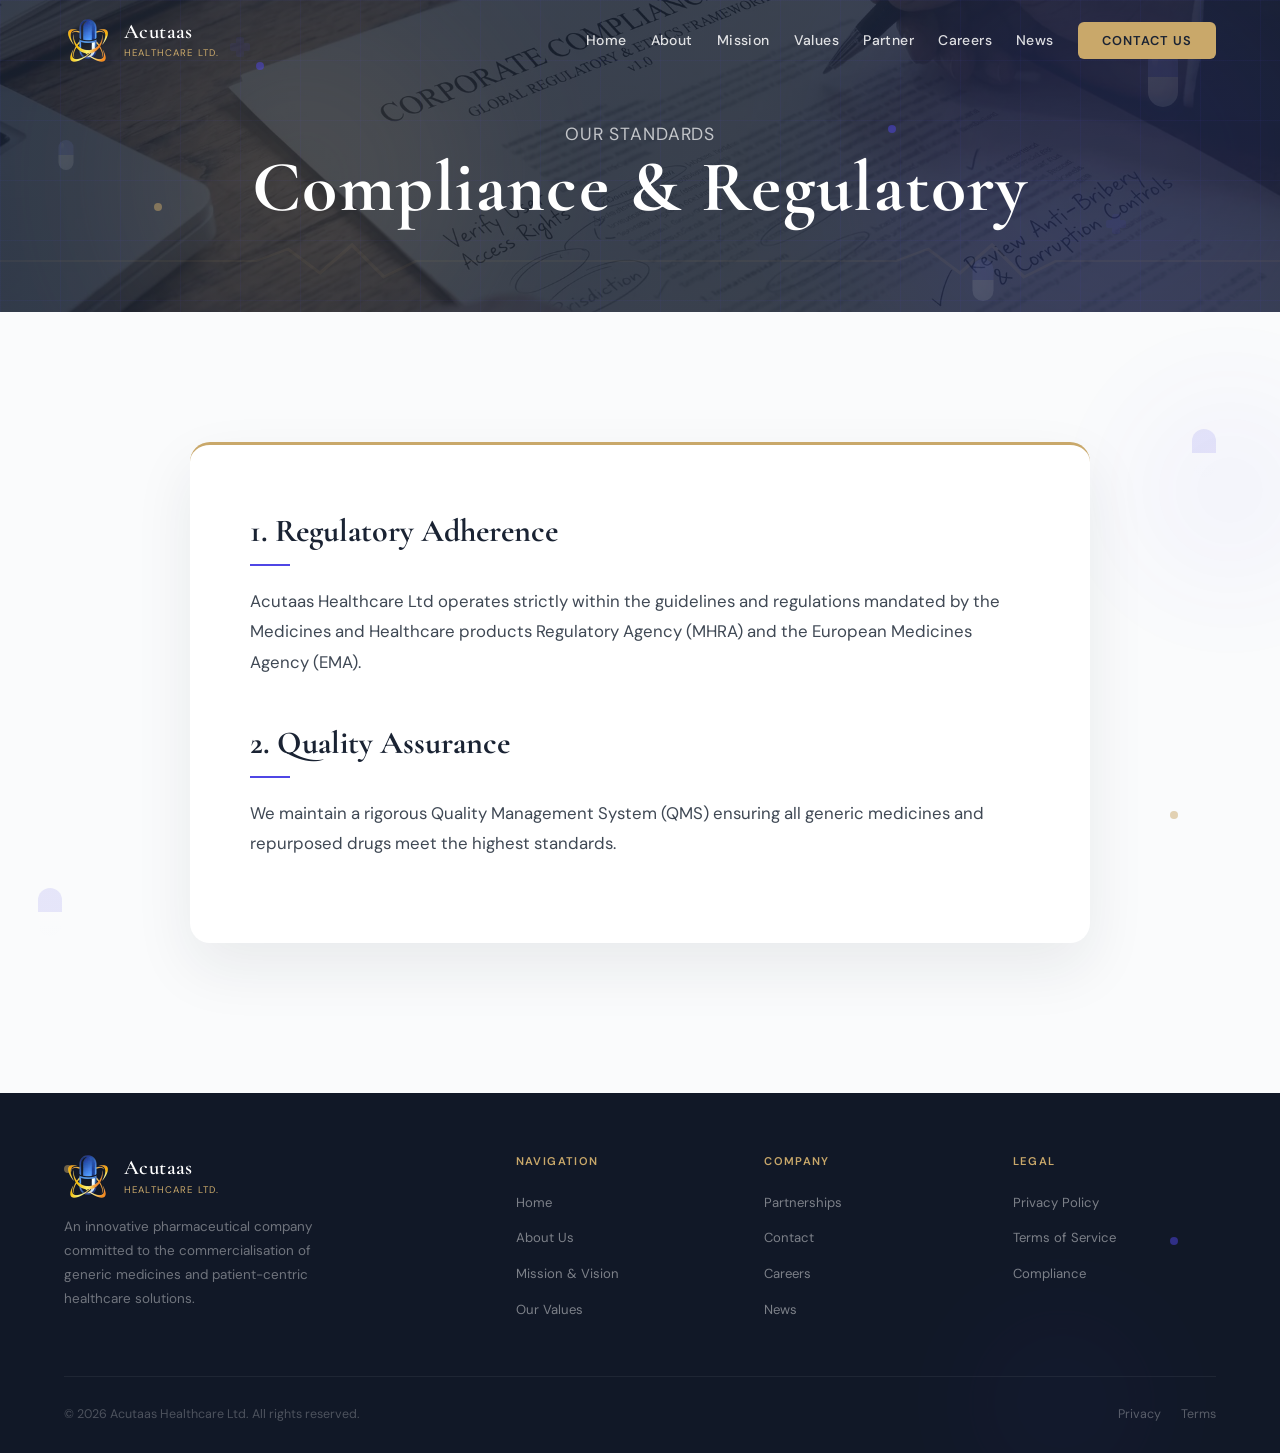
<file: compliance.html>
<!DOCTYPE html>
<html lang="en">
<head>
<meta charset="UTF-8">
<meta name="viewport" content="width=device-width, initial-scale=1.0">
<title>Compliance | Acutaas Healthcare Ltd</title>
<meta name="description" content="Learn about Acutaas Healthcare's rigorous compliance with MHRA and EMA regulations, ensuring the highest standards of safety.">
<link rel="icon" type="image/webp" href="./assets/images/logo-capsule-nav.webp">
<link rel="preconnect" href="https://fonts.googleapis.com">
<link rel="preconnect" href="https://fonts.gstatic.com" crossorigin>
<link rel="preload" as="image" href="./assets/images/compliance_bg.webp" fetchpriority="high" type="image/webp">
<link href="https://fonts.googleapis.com/css2?family=Cormorant+Garamond:ital,wght@0,400;0,600;0,700;1,400&family=DM+Sans:wght@400;500;600&display=swap" rel="stylesheet">
<link rel="stylesheet" href="./css/site.bundle.css">
</head>
<body>

<!-- Navigation -->
<nav id="navbar">
  <a href="index.html#home" class="nav-logo">
    <div class="nav-logo-icon">
      <img src="./assets/images/logo-capsule-nav.webp" alt="Acutaas Logo" class="logo-img" width="48" height="48" />
    </div>
    <div>
      <span class="nav-logo-text">Acutaas</span>
      <span class="nav-logo-sub">Healthcare Ltd.</span>
    </div>
  </a>

  <ul class="nav-links">
    <li><a href="index.html#home">Home</a></li>
    <li><a href="index.html#about">About</a></li>
    <li><a href="index.html#mission">Mission</a></li>
    <li><a href="index.html#values">Values</a></li>
    <li><a href="index.html#partner">Partner</a></li>
    <li><a href="careers.html">Careers</a></li>
    <li><a href="news.html">News</a></li>
    <li><a href="contact.html" class="nav-cta">Contact Us</a></li>
  </ul>

  <button class="hamburger" onclick="toggleMenu()">
    <span></span><span></span><span></span>
  </button>
</nav>

<div class="mobile-menu" id="mobileMenu">
  <a href="index.html#home" onclick="toggleMenu()">Home</a>
  <a href="index.html#about" onclick="toggleMenu()">About Us</a>
  <a href="index.html#mission" onclick="toggleMenu()">Mission & Aims</a>
  <a href="index.html#values" onclick="toggleMenu()">Our Values</a>
  <a href="index.html#partner" onclick="toggleMenu()">Partnerships</a>
  <a href="careers.html" onclick="toggleMenu()">Careers</a>
  <a href="news.html" onclick="toggleMenu()">News</a>
  <a href="contact.html" onclick="toggleMenu()">Contact Us</a>
</div>
<!-- Premium Internal Page Layout -->
<section class="page-hero" id="home" style="background-image: linear-gradient(rgba(var(--navy-rgb), 0.85), rgba(var(--navy-rgb), 0.85)), url('./assets/images/compliance_bg.webp');">
  <div class="hero-bg-grid"></div>
  <div class="hero-orb hero-orb-1"></div>
  <div class="hero-orb hero-orb-2"></div>
  <div class="section-anim-container">
    <div class="floating-capsule" style="top: 15%; right: 8%; animation-delay: 0s;"><div class="capsule-body"></div></div>
    <div class="floating-capsule" style="top: 80%; right: 22%; animation-delay: -2s; transform: scale(0.7);"><div class="capsule-body"></div></div>
    <div class="floating-capsule" style="top: 40%; left: 4%; animation-delay: -4s; transform: scale(0.5);"><div class="capsule-body"></div></div>
    <div class="molecule-dot blue" style="top: 20%; left: 20%; animation-delay: 0s;"></div>
    <div class="molecule-dot gold" style="top: 65%; left: 12%; animation-delay: -1s;"></div>
    <div class="molecule-dot blue" style="top: 40%; right: 30%; animation-delay: -2s;"></div>
    <div class="medical-cross-small" style="top: 12%; left: 18%;"></div>
    <div class="medical-cross-small" style="bottom: 25%; right: 12%; animation-direction: reverse;"></div>
    <div class="heartbeat-line-subtle">
      <svg viewBox="0 0 1200 40" preserveAspectRatio="none">
        <path class="heartbeat-path" d="M0,20 L100,20 L120,20 L135,8 L150,32 L165,4 L180,36 L195,20 L220,20 L400,20 L420,20 L435,8 L450,32 L465,4 L480,36 L495,20 L520,20 L700,20 L720,20 L735,8 L750,32 L765,4 L780,36 L795,20 L820,20 L1000,20 L1020,20 L1035,8 L1050,32 L1065,4 L1080,36 L1095,20 L1200,20"/>
      </svg>
    </div>
  </div>
  <div class="page-hero-content">
    <div class="page-hero-subtitle">Our Standards</div>
    <h1 class="page-hero-title">Compliance & Regulatory</h1>
  </div>
</section>

<section id="content" style="position:relative; overflow:hidden; padding-bottom: 50px;">
  <div class="section-anim-container">
    <div class="floating-pill" style="top: 15%; right: 5%; animation-delay: 0s;"></div>
    <div class="floating-pill" style="bottom: 20%; left: 3%; animation-delay: -2.5s;"></div>
    <div class="molecule-dot blue" style="top: 30%; right: 15%; animation-delay: -1s;"></div>
    <div class="molecule-dot gold" style="bottom: 35%; right: 8%; animation-delay: -2s;"></div>
    <div class="medical-cross-small" style="top: 20%; right: 20%; animation-delay: -5s;"></div>
    <div class="glow-orb" style="width: 200px; height: 200px; background: var(--blue-primary); opacity: 0.04; top: 10%; right: -50px;"></div>
  </div>
  <div class="page-container reveal">
    <div class="page-content">
      
<h2>1. Regulatory Adherence</h2>
<p>Acutaas Healthcare Ltd operates strictly within the guidelines and regulations mandated by the Medicines and Healthcare products Regulatory Agency (MHRA) and the European Medicines Agency (EMA).</p>
<h2>2. Quality Assurance</h2>
<p>We maintain a rigorous Quality Management System (QMS) ensuring all generic medicines and repurposed drugs meet the highest standards.</p>

    </div>
  </div>
</section>
<footer>
  <!-- Footer Animations -->
  <div class="section-anim-container">
    <div class="molecule-dot gold" style="top: 20%; left: 5%; animation-delay: 0s; opacity: 0.1;"></div>
    <div class="molecule-dot blue" style="top: 40%; right: 8%; animation-delay: -1.5s; opacity: 0.08;"></div>
    <div class="glow-orb" style="width: 180px; height: 180px; background: var(--blue-primary); opacity: 0.04; bottom: -40px; right: 10%;"></div>
  </div>

  <div class="footer-top">
    <div>
      <a href="index.html#home" class="nav-logo" style="margin-bottom: 10px;">
        <div class="nav-logo-icon"><img src="./assets/images/logo-capsule-nav.webp" alt="Acutaas Logo" class="logo-img" width="48" height="48" loading="lazy" /></div>
        <div>
          <span class="nav-logo-text">Acutaas</span>
          <span class="nav-logo-sub">Healthcare Ltd.</span>
        </div>
      </a>
      <p class="footer-brand-desc">An innovative pharmaceutical company committed to the commercialisation of generic medicines and patient-centric healthcare solutions.</p>
    </div>

    <div>
      <div class="footer-col-title">Navigation</div>
      <ul class="footer-links">
        <li><a href="index.html#home">Home</a></li>
        <li><a href="index.html#about">About Us</a></li>
        <li><a href="index.html#mission">Mission & Vision</a></li>
        <li><a href="index.html#values">Our Values</a></li>
      </ul>
    </div>

    <div>
      <div class="footer-col-title">Company</div>
      <ul class="footer-links">
        <li><a href="index.html#partner">Partnerships</a></li>
        <li><a href="contact.html">Contact</a></li>
        <li><a href="careers.html">Careers</a></li>
        <li><a href="news.html">News</a></li>
      </ul>
    </div>

    <div>
      <div class="footer-col-title">Legal</div>
      <ul class="footer-links">
        <li><a href="privacy.html">Privacy Policy</a></li>
        <li><a href="terms.html">Terms of Service</a></li>
        <li><a href="compliance.html">Compliance</a></li>
      </ul>
    </div>
  </div>

  <div class="footer-bottom">
    <p class="footer-copy">&copy; 2026 Acutaas Healthcare Ltd. All rights reserved.</p>
    <div class="footer-legal">
      <a href="privacy.html">Privacy</a>
      <a href="terms.html">Terms</a>
    </div>
  </div>
</footer>

<script src="./js/site.js" defer></script>
</body>
</html>
</file>
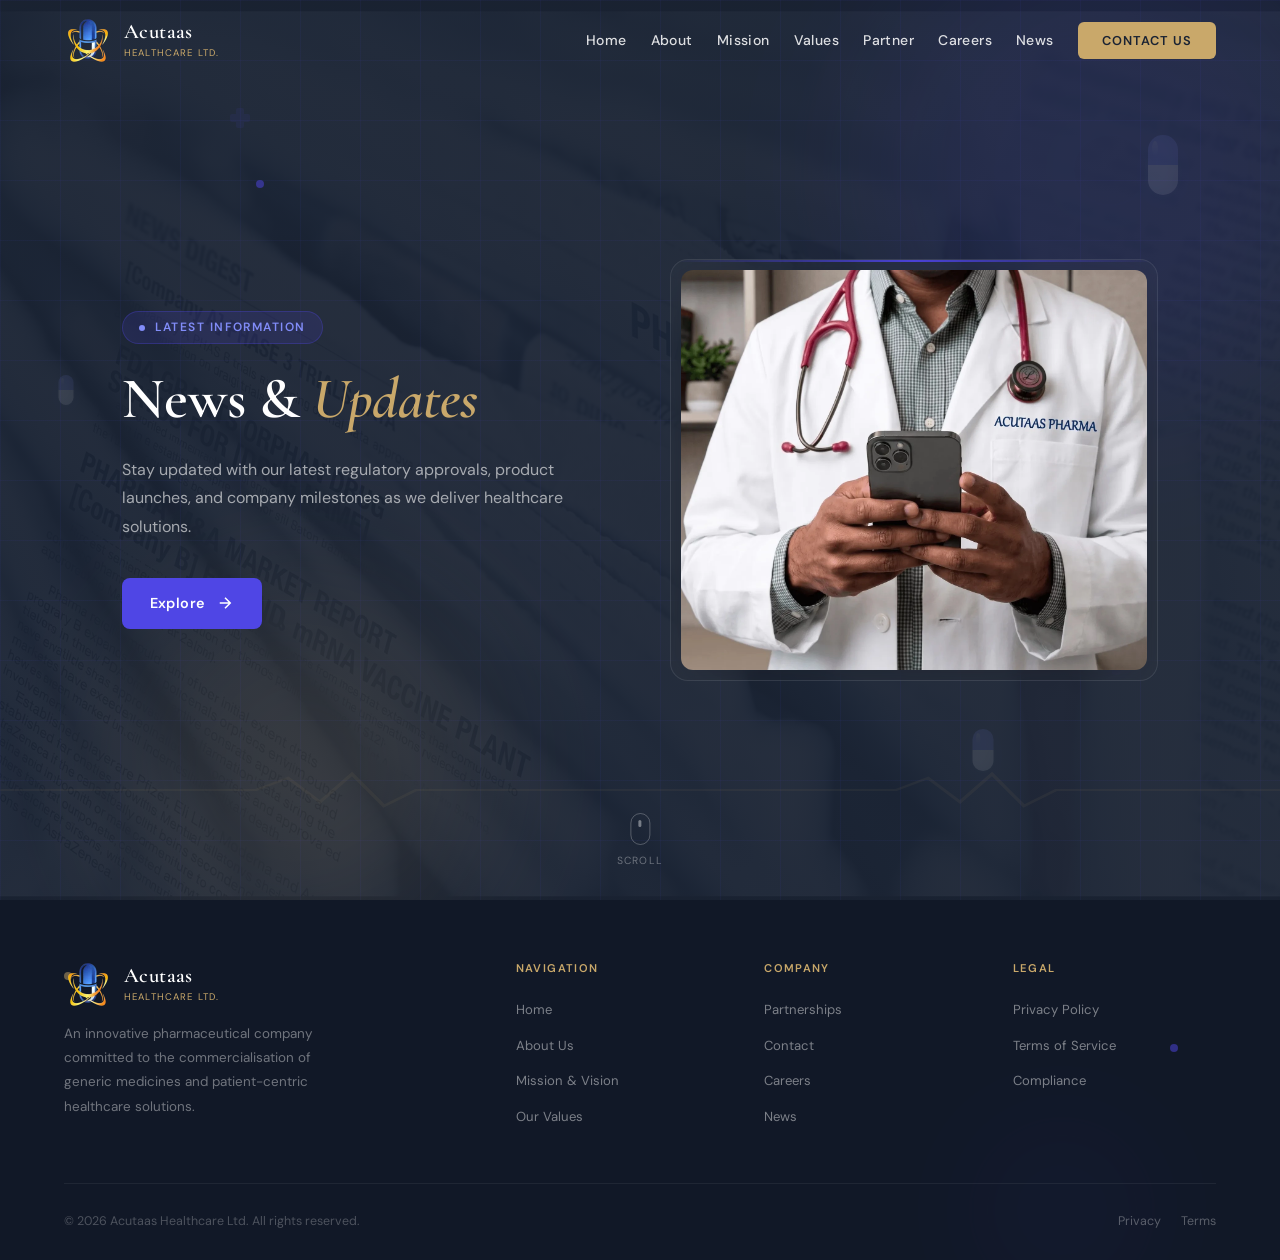
<file: news.html>
<!DOCTYPE html>
<html lang="en">
<head>
<meta charset="UTF-8">
<meta name="viewport" content="width=device-width, initial-scale=1.0">
<title>News | Acutaas Healthcare Ltd</title>
<meta name="description" content="Stay updated with the latest news, announcements, and innovations from Acutaas Healthcare Ltd.">
<link rel="icon" type="image/webp" href="./assets/images/logo-capsule-nav.webp">
<link rel="preconnect" href="https://fonts.googleapis.com">
<link rel="preconnect" href="https://fonts.gstatic.com" crossorigin>
<link rel="preload" as="image" href="./assets/images/news_bg.webp" fetchpriority="high" type="image/webp">
<link href="https://fonts.googleapis.com/css2?family=Cormorant+Garamond:ital,wght@0,400;0,600;0,700;1,400&family=DM+Sans:wght@400;500;600&display=swap" rel="stylesheet">
<link rel="stylesheet" href="./css/site.bundle.css">
</head>
<body>

<!-- Navigation -->
<nav id="navbar">
  <a href="index.html#home" class="nav-logo">
    <div class="nav-logo-icon">
      <img src="./assets/images/logo-capsule-nav.webp" alt="Acutaas Logo" class="logo-img" width="48" height="48" />
    </div>
    <div>
      <span class="nav-logo-text">Acutaas</span>
      <span class="nav-logo-sub">Healthcare Ltd.</span>
    </div>
  </a>

  <ul class="nav-links">
    <li><a href="index.html#home">Home</a></li>
    <li><a href="index.html#about">About</a></li>
    <li><a href="index.html#mission">Mission</a></li>
    <li><a href="index.html#values">Values</a></li>
    <li><a href="index.html#partner">Partner</a></li>
    <li><a href="careers.html">Careers</a></li>
    <li><a href="news.html">News</a></li>
    <li><a href="contact.html" class="nav-cta">Contact Us</a></li>
  </ul>

  <button class="hamburger" onclick="toggleMenu()">
    <span></span><span></span><span></span>
  </button>
</nav>

<div class="mobile-menu" id="mobileMenu">
  <a href="index.html#home" onclick="toggleMenu()">Home</a>
  <a href="index.html#about" onclick="toggleMenu()">About Us</a>
  <a href="index.html#mission" onclick="toggleMenu()">Mission & Aims</a>
  <a href="index.html#values" onclick="toggleMenu()">Our Values</a>
  <a href="index.html#partner" onclick="toggleMenu()">Partnerships</a>
  <a href="careers.html" onclick="toggleMenu()">Careers</a>
  <a href="news.html" onclick="toggleMenu()">News</a>
  <a href="contact.html" onclick="toggleMenu()">Contact Us</a>
</div>
<!-- MARKETING HERO -->
<section id="home" style="background-image: linear-gradient(rgba(var(--navy-rgb), 0.95), rgba(var(--navy-rgb), 0.95)), url('./assets/images/news_bg.webp');">
  <div class="hero-bg-grid"></div>
  <div class="hero-orb hero-orb-1"></div>
  <div class="hero-orb hero-orb-2"></div>

  <div class="section-anim-container">
    <div class="floating-capsule" style="top: 15%; right: 8%; animation-delay: 0s;"><div class="capsule-body"></div></div>
    <div class="floating-capsule" style="top: 80%; right: 22%; animation-delay: -2s; transform: scale(0.7);"><div class="capsule-body"></div></div>
    <div class="floating-capsule" style="top: 40%; left: 4%; animation-delay: -4s; transform: scale(0.5);"><div class="capsule-body"></div></div>
    <div class="molecule-dot blue" style="top: 20%; left: 20%; animation-delay: 0s;"></div>
    <div class="molecule-dot gold" style="top: 65%; left: 12%; animation-delay: -1s;"></div>
    <div class="molecule-dot blue" style="top: 40%; right: 30%; animation-delay: -2s;"></div>
    <div class="medical-cross-small" style="top: 12%; left: 18%;"></div>
    <div class="medical-cross-small" style="bottom: 25%; right: 12%; animation-direction: reverse;"></div>
    <div class="heartbeat-line-subtle">
      <svg viewBox="0 0 1200 40" preserveAspectRatio="none">
        <path class="heartbeat-path" d="M0,20 L100,20 L120,20 L135,8 L150,32 L165,4 L180,36 L195,20 L220,20 L400,20 L420,20 L435,8 L450,32 L465,4 L480,36 L495,20 L520,20 L700,20 L720,20 L735,8 L750,32 L765,4 L780,36 L795,20 L820,20 L1000,20 L1020,20 L1035,8 L1050,32 L1065,4 L1080,36 L1095,20 L1200,20"/>
      </svg>
    </div>
  </div>

  <div class="hero-content">
    <div class="hero-text-col">
      <div class="hero-eyebrow">Latest Information</div>
      <h1 class="hero-title">News & <em>Updates</em></h1>
      <p class="hero-desc">Stay updated with our latest regulatory approvals, product launches, and company milestones as we deliver healthcare solutions.</p>
      <div class="hero-actions">
        <a href="#" onclick="showComingSoonModal(); return false;" class="btn-primary">
          Explore
          <svg viewBox="0 0 24 24"><path d="M5 12h14M12 5l7 7-7 7" stroke="currentColor" stroke-width="2" fill="none"/></svg>
        </a>
      </div>
    </div>
    
    <div class="hero-visual-col" style="animation: fadeIn 1s ease 0.5s both;">
      <div class="hero-visual-card" style="padding: 10px;">
        <img src="./assets/images/news_box.webp" alt="News and Updates" loading="lazy" decoding="async" width="800" height="400" style="width: 100%; height: 400px; object-fit: cover; border-radius: 12px; display: block; filter: drop-shadow(0 15px 35px rgba(var(--black-rgb), 0.25));" />
      </div>
    </div>
  </div>

  <div class="scroll-indicator">
    <div class="scroll-mouse"></div>
    <span>Scroll</span>
  </div>
</section>

<!-- MAIN CONTENT -->
<!-- TEMPORARILY HIDDEN (No progress so far) 
<div id="content">

<section id="featured-news" class="section-light">
  <div class="section-anim-container">
    <div class="floating-pill" style="top: 15%; right: 5%; animation-delay: 0s;"></div>
    <div class="floating-pill" style="bottom: 20%; left: 3%; animation-delay: -2.5s;"></div>
    <div class="molecule-dot blue" style="top: 30%; right: 15%; animation-delay: -1s;"></div>
    <div class="molecule-dot gold" style="bottom: 35%; right: 8%; animation-delay: -2s;"></div>
    <div class="medical-cross-small" style="top: 20%; right: 20%; animation-delay: -5s;"></div>
    <div class="glow-orb" style="width: 200px; height: 200px; background: var(--blue-primary); opacity: 0.04; top: 10%; right: -50px;"></div>
  </div>
  <div class="container">
    <div class="section-header reveal">
      <h2 class="section-title">Featured Story</h2>
      <p class="section-sub">Our most recent milestone</p>
    </div>
    
    <div class="about-grid" style="align-items: center; gap: 60px;">
      <div class="about-image-col reveal reveal-delay-1" style="order: 2;">
        <div class="about-image-wrapper">
          <img src="./assets/images/compliance_bg.webp" alt="Featured News" loading="lazy" decoding="async" style="width: 100%; border-radius: 12px; filter: drop-shadow(0 15px 30px rgba(var(--navy-rgb), 0.15));" />
        </div>
      </div>
      <div class="about-text-col reveal" style="order: 1;">
        <span style="font-size: 0.8rem; font-weight: 700; color: var(--blue-primary); letter-spacing: 0.1em; text-transform: uppercase; display: block; margin-bottom: 10px;">May 12, 2026</span>
        <h3 style="font-family: var(--font-display); font-size: 2.2rem; color: var(--navy); margin-bottom: 20px; line-height: 1.2;">Acutaas Completes Rigorous Regulatory GDP Audit</h3>
        <p style="color: var(--gray-700); font-size: 1.1rem; line-height: 1.8; margin-bottom: 20px;">We are proud to announce the successful completion of our comprehensive regulatory audit, reaffirming our absolute 100% compliance record in Good Distribution Practice.</p>
        <p style="color: var(--gray-700); font-size: 1.1rem; line-height: 1.8;">This milestone ensures our supply chain remains robust and reliable, providing critical generic medicines to healthcare providers without interruption.</p>
      </div>
    </div>
  </div>
</section>

<section id="press-releases" class="section-dark">
  <div class="section-anim-container">
    <div class="floating-pill" style="top: 15%; right: 5%; animation-delay: 0s;"></div>
    <div class="floating-pill" style="bottom: 20%; left: 3%; animation-delay: -2.5s;"></div>
    <div class="molecule-dot blue" style="top: 30%; right: 15%; animation-delay: -1s;"></div>
    <div class="molecule-dot gold" style="bottom: 35%; right: 8%; animation-delay: -2s;"></div>
    <div class="medical-cross-small" style="top: 20%; right: 20%; animation-delay: -5s;"></div>
    <div class="glow-orb" style="width: 200px; height: 200px; background: var(--blue-primary); opacity: 0.04; top: 10%; right: -50px;"></div>
  </div>
  
  <div class="container relative">
    <div class="section-header reveal">
      <h2 class="section-title">All News & Press Releases</h2>
      <p class="section-sub">Stay updated with our latest announcements.</p>
    </div>
    
    <div class="values-grid reveal reveal-delay-1" style="grid-template-columns: repeat(2, 1fr);">
      <div class="value-card">
        <div style="font-size: 0.75rem; color: var(--gold); font-weight: 700; letter-spacing: 0.1em; text-transform: uppercase; margin-bottom: 10px;">April 3, 2026</div>
        <h3 class="value-title">Portfolio Expansion in Critical Care</h3>
        <p class="value-text">Acutaas expands its portfolio of repurposed generic medicines, ensuring cost-effective treatments for critical care patients across the UK.</p>
        <a href="contact.html" style="display: inline-block; margin-top: 20px; color: var(--white); text-decoration: none; font-size: 0.85rem; font-weight: 600; border-bottom: 1px solid var(--gold); padding-bottom: 4px;">Read More</a>
      </div>
      <div class="value-card">
        <div style="font-size: 0.75rem; color: var(--gold); font-weight: 700; letter-spacing: 0.1em; text-transform: uppercase; margin-bottom: 10px;">February 18, 2026</div>
        <h3 class="value-title">Strategic Partnership Announced</h3>
        <p class="value-text">We have partnered with leading logistics providers to cut delivery times of essential medicines to pharmacies by 40%.</p>
        <a href="contact.html" style="display: inline-block; margin-top: 20px; color: var(--white); text-decoration: none; font-size: 0.85rem; font-weight: 600; border-bottom: 1px solid var(--gold); padding-bottom: 4px;">Read More</a>
      </div>
    </div>
  </div>
</section>

</div>
-->
<footer>
  <!-- Footer Animations -->
  <div class="section-anim-container">
    <div class="molecule-dot gold" style="top: 20%; left: 5%; animation-delay: 0s; opacity: 0.1;"></div>
    <div class="molecule-dot blue" style="top: 40%; right: 8%; animation-delay: -1.5s; opacity: 0.08;"></div>
    <div class="glow-orb" style="width: 180px; height: 180px; background: var(--blue-primary); opacity: 0.04; bottom: -40px; right: 10%;"></div>
  </div>

  <div class="footer-top">
    <div>
      <a href="index.html#home" class="nav-logo" style="margin-bottom: 10px;">
        <div class="nav-logo-icon"><img src="./assets/images/logo-capsule-nav.webp" alt="Acutaas Logo" class="logo-img" width="48" height="48" loading="lazy" /></div>
        <div>
          <span class="nav-logo-text">Acutaas</span>
          <span class="nav-logo-sub">Healthcare Ltd.</span>
        </div>
      </a>
      <p class="footer-brand-desc">An innovative pharmaceutical company committed to the commercialisation of generic medicines and patient-centric healthcare solutions.</p>
    </div>

    <div>
      <div class="footer-col-title">Navigation</div>
      <ul class="footer-links">
        <li><a href="index.html#home">Home</a></li>
        <li><a href="index.html#about">About Us</a></li>
        <li><a href="index.html#mission">Mission & Vision</a></li>
        <li><a href="index.html#values">Our Values</a></li>
      </ul>
    </div>

    <div>
      <div class="footer-col-title">Company</div>
      <ul class="footer-links">
        <li><a href="index.html#partner">Partnerships</a></li>
        <li><a href="contact.html">Contact</a></li>
        <li><a href="careers.html">Careers</a></li>
        <li><a href="news.html">News</a></li>
      </ul>
    </div>

    <div>
      <div class="footer-col-title">Legal</div>
      <ul class="footer-links">
        <li><a href="privacy.html">Privacy Policy</a></li>
        <li><a href="terms.html">Terms of Service</a></li>
        <li><a href="compliance.html">Compliance</a></li>
      </ul>
    </div>
  </div>

  <div class="footer-bottom">
    <p class="footer-copy">&copy; 2026 Acutaas Healthcare Ltd. All rights reserved.</p>
    <div class="footer-legal">
      <a href="privacy.html">Privacy</a>
      <a href="terms.html">Terms</a>
    </div>
  </div>
</footer>


<!-- Custom Coming Soon Modal -->
<div id="comingSoonModal" class="custom-modal">
  <div class="modal-backdrop" onclick="closeModal()"></div>
  <div class="modal-content">
    <div class="modal-icon-wrapper">
      <div class="pulse-ring"></div>
      <svg viewBox="0 0 24 24" class="modal-icon"><path d="M12 22c1.1 0 2-.9 2-2h-4c0 1.1.9 2 2 2zm6-6v-5c0-3.07-1.63-5.64-4.5-6.32V4c0-.83-.67-1.5-1.5-1.5s-1.5.67-1.5 1.5v.68C7.64 5.36 6 7.92 6 11v5l-2 2v1h16v-1l-2-2zm-2 1H8v-6c0-2.48 1.51-4.5 4-4.5s4 2.02 4 4.5v6z"/></svg>
    </div>
    <h3 class="modal-title">Exciting News is Brewing!</h3>
    <p class="modal-desc">We're working hard behind the scenes to bring you the latest updates on our journey. Stay tuned—great things are coming very soon!</p>
    <button class="btn-primary" onclick="closeModal()" style="width: 100%; justify-content: center;">Got it, thanks!</button>
  </div>
</div>

<style>
.custom-modal {
  position: fixed;
  top: 0;
  left: 0;
  width: 100%;
  height: 100%;
  z-index: 9999;
  display: flex;
  align-items: center;
  justify-content: center;
  opacity: 0;
  pointer-events: none;
  transition: opacity 0.4s ease;
}
.custom-modal.show {
  opacity: 1;
  pointer-events: all;
}
.modal-backdrop {
  position: absolute;
  top: 0;
  left: 0;
  width: 100%;
  height: 100%;
  background: rgba(0, 15, 40, 0.6);
  backdrop-filter: blur(8px);
}
.modal-content {
  position: relative;
  background: var(--white);
  border-radius: 24px;
  padding: 40px;
  width: 90%;
  max-width: 450px;
  text-align: center;
  box-shadow: 0 25px 50px rgba(0,0,0,0.2);
  transform: translateY(30px) scale(0.95);
  transition: all 0.5s cubic-bezier(0.175, 0.885, 0.32, 1.275);
}
.custom-modal.show .modal-content {
  transform: translateY(0) scale(1);
}
.modal-icon-wrapper {
  position: relative;
  width: 80px;
  height: 80px;
  margin: 0 auto 24px;
  display: flex;
  align-items: center;
  justify-content: center;
  background: rgba(212, 175, 55, 0.15);
  border-radius: 50%;
  color: var(--gold);
}
.modal-icon {
  width: 40px;
  height: 40px;
  fill: currentColor;
  z-index: 2;
  animation: gentleRing 4s ease infinite;
}
.pulse-ring {
  position: absolute;
  top: 0;
  left: 0;
  width: 100%;
  height: 100%;
  border-radius: 50%;
  border: 2px solid var(--gold);
  animation: modalPulse 2s cubic-bezier(0.215, 0.61, 0.355, 1) infinite;
}
@keyframes modalPulse {
  0% { transform: scale(1); opacity: 0.8; }
  100% { transform: scale(1.6); opacity: 0; }
}
@keyframes gentleRing {
  0%, 100% { transform: rotate(0); }
  5%, 15% { transform: rotate(15deg); }
  10%, 20% { transform: rotate(-15deg); }
  25% { transform: rotate(0); }
}
.modal-title {
  font-family: var(--font-display);
  font-size: 1.8rem;
  color: var(--navy);
  margin-bottom: 12px;
}
.modal-desc {
  font-size: 1.05rem;
  color: var(--gray-600);
  line-height: 1.6;
  margin-bottom: 30px;
}
</style>

<script src="./js/site.js" defer></script>
<script>
function showComingSoonModal() {
  document.getElementById('comingSoonModal').classList.add('show');
}
function closeModal() {
  document.getElementById('comingSoonModal').classList.remove('show');
}
</script>
</body>
</html>
</file>
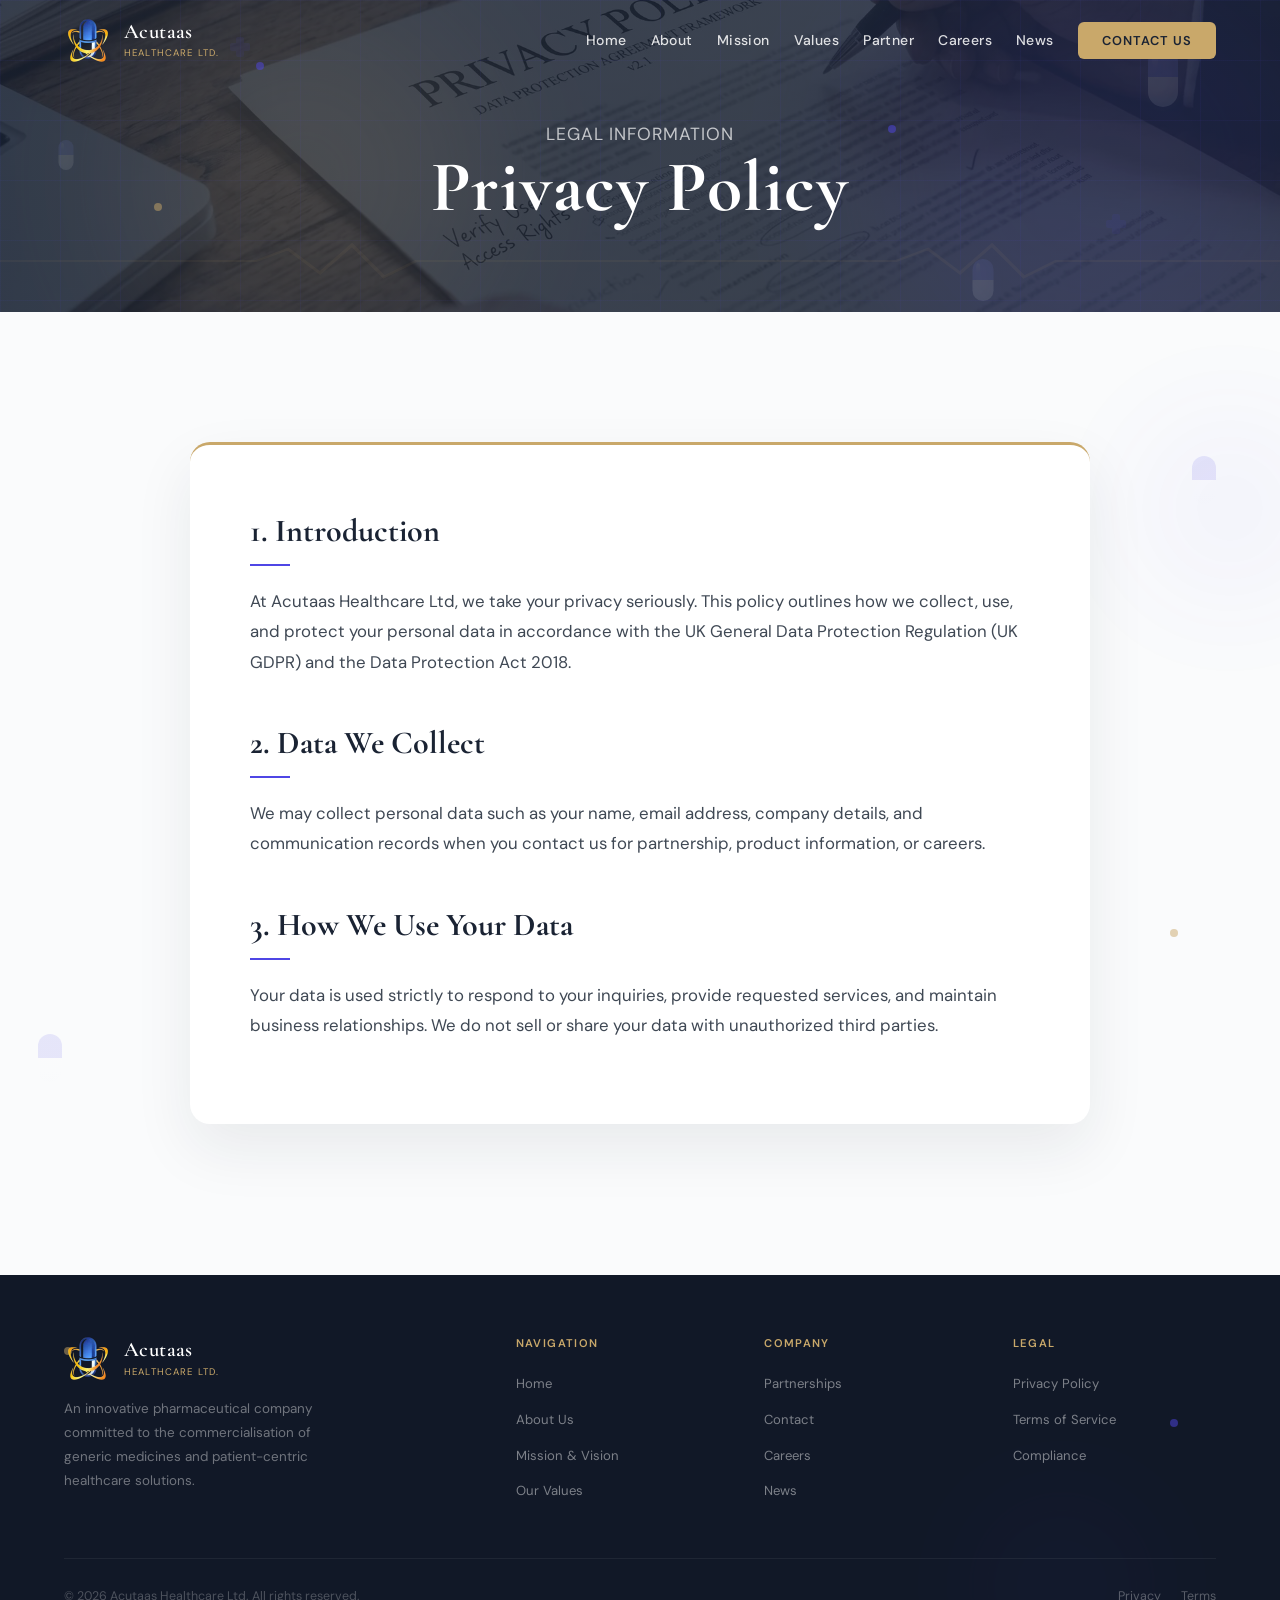
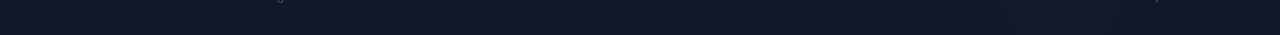
<file: privacy.html>
<!DOCTYPE html>
<html lang="en">
<head>
<meta charset="UTF-8">
<meta name="viewport" content="width=device-width, initial-scale=1.0">
<title>Privacy Policy | Acutaas Healthcare Ltd</title>
<meta name="description" content="Read the Privacy Policy of Acutaas Healthcare Ltd to understand how we protect your personal data and ensure compliance.">
<link rel="icon" type="image/webp" href="./assets/images/logo-capsule-nav.webp">
<link rel="preconnect" href="https://fonts.googleapis.com">
<link rel="preconnect" href="https://fonts.gstatic.com" crossorigin>
<link rel="preload" as="image" href="./assets/images/privacy_bg.webp" fetchpriority="high" type="image/webp">
<link href="https://fonts.googleapis.com/css2?family=Cormorant+Garamond:ital,wght@0,400;0,600;0,700;1,400&family=DM+Sans:wght@400;500;600&display=swap" rel="stylesheet">
<link rel="stylesheet" href="./css/site.bundle.css">
</head>
<body>

<!-- Navigation -->
<nav id="navbar">
  <a href="index.html#home" class="nav-logo">
    <div class="nav-logo-icon">
      <img src="./assets/images/logo-capsule-nav.webp" alt="Acutaas Logo" class="logo-img" width="48" height="48" />
    </div>
    <div>
      <span class="nav-logo-text">Acutaas</span>
      <span class="nav-logo-sub">Healthcare Ltd.</span>
    </div>
  </a>

  <ul class="nav-links">
    <li><a href="index.html#home">Home</a></li>
    <li><a href="index.html#about">About</a></li>
    <li><a href="index.html#mission">Mission</a></li>
    <li><a href="index.html#values">Values</a></li>
    <li><a href="index.html#partner">Partner</a></li>
    <li><a href="careers.html">Careers</a></li>
    <li><a href="news.html">News</a></li>
    <li><a href="contact.html" class="nav-cta">Contact Us</a></li>
  </ul>

  <button class="hamburger" onclick="toggleMenu()">
    <span></span><span></span><span></span>
  </button>
</nav>

<div class="mobile-menu" id="mobileMenu">
  <a href="index.html#home" onclick="toggleMenu()">Home</a>
  <a href="index.html#about" onclick="toggleMenu()">About Us</a>
  <a href="index.html#mission" onclick="toggleMenu()">Mission & Aims</a>
  <a href="index.html#values" onclick="toggleMenu()">Our Values</a>
  <a href="index.html#partner" onclick="toggleMenu()">Partnerships</a>
  <a href="careers.html" onclick="toggleMenu()">Careers</a>
  <a href="news.html" onclick="toggleMenu()">News</a>
  <a href="contact.html" onclick="toggleMenu()">Contact Us</a>
</div>
<!-- Premium Internal Page Layout -->
<section class="page-hero" id="home" style="background-image: linear-gradient(rgba(var(--navy-rgb), 0.85), rgba(var(--navy-rgb), 0.85)), url('./assets/images/privacy_bg.webp');">
  <div class="hero-bg-grid"></div>
  <div class="hero-orb hero-orb-1"></div>
  <div class="hero-orb hero-orb-2"></div>
  <div class="section-anim-container">
    <div class="floating-capsule" style="top: 15%; right: 8%; animation-delay: 0s;"><div class="capsule-body"></div></div>
    <div class="floating-capsule" style="top: 80%; right: 22%; animation-delay: -2s; transform: scale(0.7);"><div class="capsule-body"></div></div>
    <div class="floating-capsule" style="top: 40%; left: 4%; animation-delay: -4s; transform: scale(0.5);"><div class="capsule-body"></div></div>
    <div class="molecule-dot blue" style="top: 20%; left: 20%; animation-delay: 0s;"></div>
    <div class="molecule-dot gold" style="top: 65%; left: 12%; animation-delay: -1s;"></div>
    <div class="molecule-dot blue" style="top: 40%; right: 30%; animation-delay: -2s;"></div>
    <div class="medical-cross-small" style="top: 12%; left: 18%;"></div>
    <div class="medical-cross-small" style="bottom: 25%; right: 12%; animation-direction: reverse;"></div>
    <div class="heartbeat-line-subtle">
      <svg viewBox="0 0 1200 40" preserveAspectRatio="none">
        <path class="heartbeat-path" d="M0,20 L100,20 L120,20 L135,8 L150,32 L165,4 L180,36 L195,20 L220,20 L400,20 L420,20 L435,8 L450,32 L465,4 L480,36 L495,20 L520,20 L700,20 L720,20 L735,8 L750,32 L765,4 L780,36 L795,20 L820,20 L1000,20 L1020,20 L1035,8 L1050,32 L1065,4 L1080,36 L1095,20 L1200,20"/>
      </svg>
    </div>
  </div>
  <div class="page-hero-content">
    <div class="page-hero-subtitle">Legal Information</div>
    <h1 class="page-hero-title">Privacy Policy</h1>
  </div>
</section>

<section id="content" style="position:relative; overflow:hidden; padding-bottom: 50px;">
  <div class="section-anim-container">
    <div class="floating-pill" style="top: 15%; right: 5%; animation-delay: 0s;"></div>
    <div class="floating-pill" style="bottom: 20%; left: 3%; animation-delay: -2.5s;"></div>
    <div class="molecule-dot blue" style="top: 30%; right: 15%; animation-delay: -1s;"></div>
    <div class="molecule-dot gold" style="bottom: 35%; right: 8%; animation-delay: -2s;"></div>
    <div class="medical-cross-small" style="top: 20%; right: 20%; animation-delay: -5s;"></div>
    <div class="glow-orb" style="width: 200px; height: 200px; background: var(--blue-primary); opacity: 0.04; top: 10%; right: -50px;"></div>
  </div>
  <div class="page-container reveal">
    <div class="page-content">
      
<h2>1. Introduction</h2>
<p>At Acutaas Healthcare Ltd, we take your privacy seriously. This policy outlines how we collect, use, and protect your personal data in accordance with the UK General Data Protection Regulation (UK GDPR) and the Data Protection Act 2018.</p>
<h2>2. Data We Collect</h2>
<p>We may collect personal data such as your name, email address, company details, and communication records when you contact us for partnership, product information, or careers.</p>
<h2>3. How We Use Your Data</h2>
<p>Your data is used strictly to respond to your inquiries, provide requested services, and maintain business relationships. We do not sell or share your data with unauthorized third parties.</p>


    </div>
  </div>
</section>
<footer>
  <!-- Footer Animations -->
  <div class="section-anim-container">
    <div class="molecule-dot gold" style="top: 20%; left: 5%; animation-delay: 0s; opacity: 0.1;"></div>
    <div class="molecule-dot blue" style="top: 40%; right: 8%; animation-delay: -1.5s; opacity: 0.08;"></div>
    <div class="glow-orb" style="width: 180px; height: 180px; background: var(--blue-primary); opacity: 0.04; bottom: -40px; right: 10%;"></div>
  </div>

  <div class="footer-top">
    <div>
      <a href="index.html#home" class="nav-logo" style="margin-bottom: 10px;">
        <div class="nav-logo-icon"><img src="./assets/images/logo-capsule-nav.webp" alt="Acutaas Logo" class="logo-img" width="48" height="48" loading="lazy" /></div>
        <div>
          <span class="nav-logo-text">Acutaas</span>
          <span class="nav-logo-sub">Healthcare Ltd.</span>
        </div>
      </a>
      <p class="footer-brand-desc">An innovative pharmaceutical company committed to the commercialisation of generic medicines and patient-centric healthcare solutions.</p>
    </div>

    <div>
      <div class="footer-col-title">Navigation</div>
      <ul class="footer-links">
        <li><a href="index.html#home">Home</a></li>
        <li><a href="index.html#about">About Us</a></li>
        <li><a href="index.html#mission">Mission & Vision</a></li>
        <li><a href="index.html#values">Our Values</a></li>
      </ul>
    </div>

    <div>
      <div class="footer-col-title">Company</div>
      <ul class="footer-links">
        <li><a href="index.html#partner">Partnerships</a></li>
        <li><a href="contact.html">Contact</a></li>
        <li><a href="careers.html">Careers</a></li>
        <li><a href="news.html">News</a></li>
      </ul>
    </div>

    <div>
      <div class="footer-col-title">Legal</div>
      <ul class="footer-links">
        <li><a href="privacy.html">Privacy Policy</a></li>
        <li><a href="terms.html">Terms of Service</a></li>
        <li><a href="compliance.html">Compliance</a></li>
      </ul>
    </div>
  </div>

  <div class="footer-bottom">
    <p class="footer-copy">&copy; 2026 Acutaas Healthcare Ltd. All rights reserved.</p>
    <div class="footer-legal">
      <a href="privacy.html">Privacy</a>
      <a href="terms.html">Terms</a>
    </div>
  </div>
</footer>

<script src="./js/site.js" defer></script>
</body>
</html>
</file>
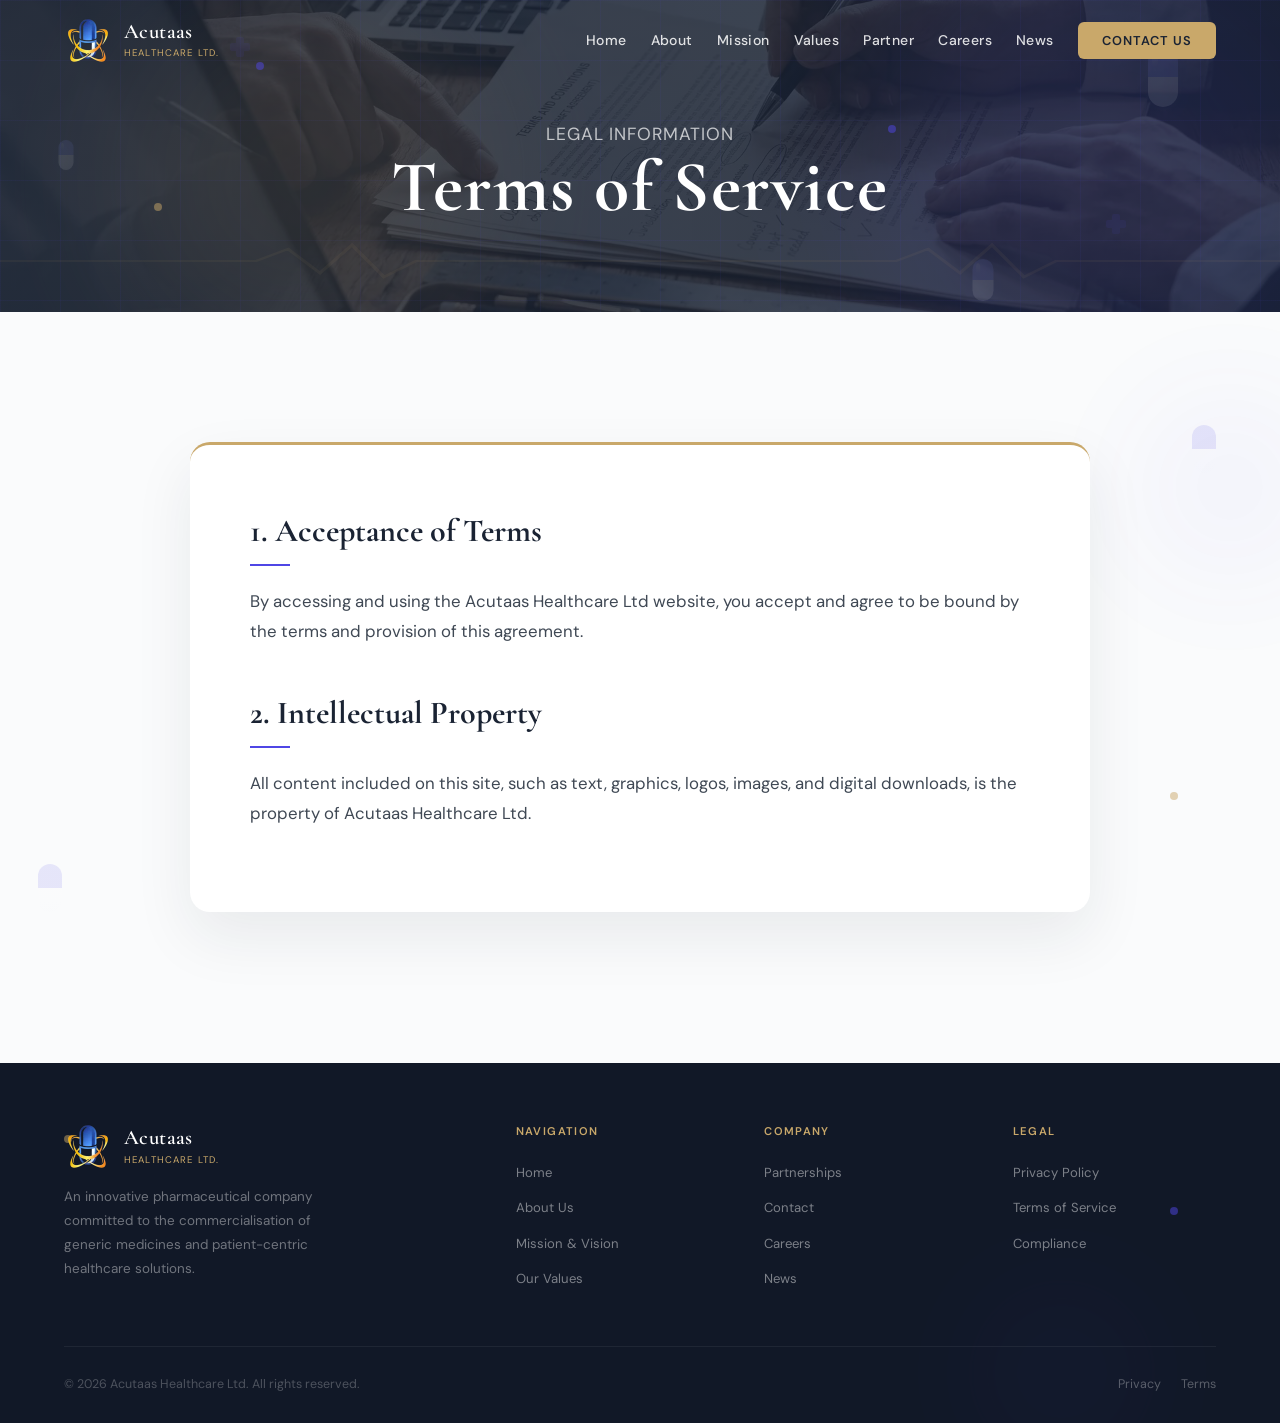
<file: terms.html>
<!DOCTYPE html>
<html lang="en">
<head>
<meta charset="UTF-8">
<meta name="viewport" content="width=device-width, initial-scale=1.0">
<title>Terms of Service | Acutaas Healthcare Ltd</title>
<meta name="description" content="Terms of Service and legal agreements for using the Acutaas Healthcare Ltd website and services.">
<link rel="icon" type="image/webp" href="./assets/images/logo-capsule-nav.webp">
<link rel="preconnect" href="https://fonts.googleapis.com">
<link rel="preconnect" href="https://fonts.gstatic.com" crossorigin>
<link rel="preload" as="image" href="./assets/images/terms_bg.webp" fetchpriority="high" type="image/webp">
<link href="https://fonts.googleapis.com/css2?family=Cormorant+Garamond:ital,wght@0,400;0,600;0,700;1,400&family=DM+Sans:wght@400;500;600&display=swap" rel="stylesheet">
<link rel="stylesheet" href="./css/site.bundle.css">
</head>
<body>

<!-- Navigation -->
<nav id="navbar">
  <a href="index.html#home" class="nav-logo">
    <div class="nav-logo-icon">
      <img src="./assets/images/logo-capsule-nav.webp" alt="Acutaas Logo" class="logo-img" width="48" height="48" />
    </div>
    <div>
      <span class="nav-logo-text">Acutaas</span>
      <span class="nav-logo-sub">Healthcare Ltd.</span>
    </div>
  </a>

  <ul class="nav-links">
    <li><a href="index.html#home">Home</a></li>
    <li><a href="index.html#about">About</a></li>
    <li><a href="index.html#mission">Mission</a></li>
    <li><a href="index.html#values">Values</a></li>
    <li><a href="index.html#partner">Partner</a></li>
    <li><a href="careers.html">Careers</a></li>
    <li><a href="news.html">News</a></li>
    <li><a href="contact.html" class="nav-cta">Contact Us</a></li>
  </ul>

  <button class="hamburger" onclick="toggleMenu()">
    <span></span><span></span><span></span>
  </button>
</nav>

<div class="mobile-menu" id="mobileMenu">
  <a href="index.html#home" onclick="toggleMenu()">Home</a>
  <a href="index.html#about" onclick="toggleMenu()">About Us</a>
  <a href="index.html#mission" onclick="toggleMenu()">Mission & Aims</a>
  <a href="index.html#values" onclick="toggleMenu()">Our Values</a>
  <a href="index.html#partner" onclick="toggleMenu()">Partnerships</a>
  <a href="careers.html" onclick="toggleMenu()">Careers</a>
  <a href="news.html" onclick="toggleMenu()">News</a>
  <a href="contact.html" onclick="toggleMenu()">Contact Us</a>
</div>
<!-- Premium Internal Page Layout -->
<section class="page-hero" id="home" style="background-image: linear-gradient(rgba(var(--navy-rgb), 0.85), rgba(var(--navy-rgb), 0.85)), url('./assets/images/terms_bg.webp');">
  <div class="hero-bg-grid"></div>
  <div class="hero-orb hero-orb-1"></div>
  <div class="hero-orb hero-orb-2"></div>
  <div class="section-anim-container">
    <div class="floating-capsule" style="top: 15%; right: 8%; animation-delay: 0s;"><div class="capsule-body"></div></div>
    <div class="floating-capsule" style="top: 80%; right: 22%; animation-delay: -2s; transform: scale(0.7);"><div class="capsule-body"></div></div>
    <div class="floating-capsule" style="top: 40%; left: 4%; animation-delay: -4s; transform: scale(0.5);"><div class="capsule-body"></div></div>
    <div class="molecule-dot blue" style="top: 20%; left: 20%; animation-delay: 0s;"></div>
    <div class="molecule-dot gold" style="top: 65%; left: 12%; animation-delay: -1s;"></div>
    <div class="molecule-dot blue" style="top: 40%; right: 30%; animation-delay: -2s;"></div>
    <div class="medical-cross-small" style="top: 12%; left: 18%;"></div>
    <div class="medical-cross-small" style="bottom: 25%; right: 12%; animation-direction: reverse;"></div>
    <div class="heartbeat-line-subtle">
      <svg viewBox="0 0 1200 40" preserveAspectRatio="none">
        <path class="heartbeat-path" d="M0,20 L100,20 L120,20 L135,8 L150,32 L165,4 L180,36 L195,20 L220,20 L400,20 L420,20 L435,8 L450,32 L465,4 L480,36 L495,20 L520,20 L700,20 L720,20 L735,8 L750,32 L765,4 L780,36 L795,20 L820,20 L1000,20 L1020,20 L1035,8 L1050,32 L1065,4 L1080,36 L1095,20 L1200,20"/>
      </svg>
    </div>
  </div>
  <div class="page-hero-content">
    <div class="page-hero-subtitle">Legal Information</div>
    <h1 class="page-hero-title">Terms of Service</h1>
  </div>
</section>

<section id="content" style="position:relative; overflow:hidden; padding-bottom: 50px;">
  <div class="section-anim-container">
    <div class="floating-pill" style="top: 15%; right: 5%; animation-delay: 0s;"></div>
    <div class="floating-pill" style="bottom: 20%; left: 3%; animation-delay: -2.5s;"></div>
    <div class="molecule-dot blue" style="top: 30%; right: 15%; animation-delay: -1s;"></div>
    <div class="molecule-dot gold" style="bottom: 35%; right: 8%; animation-delay: -2s;"></div>
    <div class="medical-cross-small" style="top: 20%; right: 20%; animation-delay: -5s;"></div>
    <div class="glow-orb" style="width: 200px; height: 200px; background: var(--blue-primary); opacity: 0.04; top: 10%; right: -50px;"></div>
  </div>
  <div class="page-container reveal">
    <div class="page-content">
      
<h2>1. Acceptance of Terms</h2>
<p>By accessing and using the Acutaas Healthcare Ltd website, you accept and agree to be bound by the terms and provision of this agreement.</p>
<h2>2. Intellectual Property</h2>
<p>All content included on this site, such as text, graphics, logos, images, and digital downloads, is the property of Acutaas Healthcare Ltd.</p>

    </div>
  </div>
</section>
<footer>
  <!-- Footer Animations -->
  <div class="section-anim-container">
    <div class="molecule-dot gold" style="top: 20%; left: 5%; animation-delay: 0s; opacity: 0.1;"></div>
    <div class="molecule-dot blue" style="top: 40%; right: 8%; animation-delay: -1.5s; opacity: 0.08;"></div>
    <div class="glow-orb" style="width: 180px; height: 180px; background: var(--blue-primary); opacity: 0.04; bottom: -40px; right: 10%;"></div>
  </div>

  <div class="footer-top">
    <div>
      <a href="index.html#home" class="nav-logo" style="margin-bottom: 10px;">
        <div class="nav-logo-icon"><img src="./assets/images/logo-capsule-nav.webp" alt="Acutaas Logo" class="logo-img" width="48" height="48" loading="lazy" /></div>
        <div>
          <span class="nav-logo-text">Acutaas</span>
          <span class="nav-logo-sub">Healthcare Ltd.</span>
        </div>
      </a>
      <p class="footer-brand-desc">An innovative pharmaceutical company committed to the commercialisation of generic medicines and patient-centric healthcare solutions.</p>
    </div>

    <div>
      <div class="footer-col-title">Navigation</div>
      <ul class="footer-links">
        <li><a href="index.html#home">Home</a></li>
        <li><a href="index.html#about">About Us</a></li>
        <li><a href="index.html#mission">Mission & Vision</a></li>
        <li><a href="index.html#values">Our Values</a></li>
      </ul>
    </div>

    <div>
      <div class="footer-col-title">Company</div>
      <ul class="footer-links">
        <li><a href="index.html#partner">Partnerships</a></li>
        <li><a href="contact.html">Contact</a></li>
        <li><a href="careers.html">Careers</a></li>
        <li><a href="news.html">News</a></li>
      </ul>
    </div>

    <div>
      <div class="footer-col-title">Legal</div>
      <ul class="footer-links">
        <li><a href="privacy.html">Privacy Policy</a></li>
        <li><a href="terms.html">Terms of Service</a></li>
        <li><a href="compliance.html">Compliance</a></li>
      </ul>
    </div>
  </div>

  <div class="footer-bottom">
    <p class="footer-copy">&copy; 2026 Acutaas Healthcare Ltd. All rights reserved.</p>
    <div class="footer-legal">
      <a href="privacy.html">Privacy</a>
      <a href="terms.html">Terms</a>
    </div>
  </div>
</footer>

<script src="./js/site.js" defer></script>
</body>
</html>
</file>
<file: css/home.bundle.css>
/* base/variables.css */
:root {

  /* Cyan + Navy - Acutaas */

  /* --navy: #081826;
  --navy-rgb: 8, 24, 38;
  --navy-mid: #102437;
  --footer-bg: #05111b;

  --blue-primary: #0891B2;
  --blue-primary-rgb: 8, 145, 178;

  --blue-light: #22D3EE;
  --blue-light-rgb: 34, 211, 238;

  --blue-dark: #0E7490;

  --gold: #D2A85E;
  --gold-rgb: 210, 168, 94;

  --gold-light: #E8C98C;

  --white: #FFFFFF;
  --white-rgb: 255, 255, 255;

  --black: #000000;
  --black-rgb: 0, 0, 0;

  --off-white: #F5FAFC;
  --off-white-rgb: 245, 250, 252;

  --gray-50: #F2F7FA;
  --gray-100: #E3EDF2;
  --gray-300: #BCCDD6;
  --gray-500: #64748B;
  --gray-700: #334155;

  --text: #162534;
  --blue-50: #ECFEFF; */

  /* Purple - Black - Acutaas */

  --navy: #1A2333;
  --navy-rgb: 26, 35, 51;
  --navy-mid: #263347;
  --footer-bg: #111827;

  --blue-primary: #4F46E5;
  --blue-primary-rgb: 79, 70, 229;

  --blue-light: #818CF8;
  --blue-light-rgb: 129, 140, 248;

  --blue-dark: #3730A3;

  --gold: #C9A86A;
  --gold-rgb: 201, 168, 106;

  --gold-light: #E6C98F;

  --white: #FFFFFF;
  --white-rgb: 255, 255, 255;

  --black: #000000;
  --black-rgb: 0, 0, 0;

  --off-white: #FAFBFC;
  --off-white-rgb: 250, 251, 252;

  --gray-50: #F5F7FA;
  --gray-100: #EBEEF4;
  --gray-300: #C9D2DE;
  --gray-500: #6B7280;
  --gray-700: #3F4854;

  --text: #202938;
  --blue-50: #EEF2FF;

  /* Dark Blue - Acutaas */

  /* --navy: #0B1020;
  --navy-rgb: 11, 16, 32;
  --navy-mid: #151B34;
  --footer-bg: #050814;

  --blue-primary: #3B82F6;
  --blue-primary-rgb: 59, 130, 246;

  --blue-light: #60A5FA;
  --blue-light-rgb: 96, 165, 250;

  --blue-dark: #1D4ED8;

  --gold: #D6AE6B;
  --gold-rgb: 214, 174, 107;

  --gold-light: #EAC98D;

  --white: #FFFFFF;
  --white-rgb: 255, 255, 255;

  --black: #000000;
  --black-rgb: 0, 0, 0;

  --off-white: #F8FAFC;
  --off-white-rgb: 248, 250, 252;

  --gray-50: #F4F6F8;
  --gray-100: #E8EDF3;
  --gray-300: #C3CEDB;
  --gray-500: #6B7280;
  --gray-700: #374151;

  --text: #111827;
  --blue-50: #EFF6FF; */

  /* Green - Acutaas */
  
  /* --navy: #062925;
  --navy-rgb: 6, 41, 37;
  --navy-mid: #0B3B35;
  --footer-bg: #031412;

  --blue-primary: #0F766E;
  --blue-primary-rgb: 15, 118, 110;

  --blue-light: #14B8A6;
  --blue-light-rgb: 20, 184, 166;

  --blue-dark: #115E59;

  --gold: #C9A66B;
  --gold-rgb: 201, 166, 107;

  --gold-light: #E4C48B;

  --white: #FFFFFF;
  --white-rgb: 255, 255, 255;

  --black: #000000;
  --black-rgb: 0, 0, 0;

  --off-white: #F6FBFA;
  --off-white-rgb: 246, 251, 250;

  --gray-50: #F3F7F6;
  --gray-100: #E2ECEA;
  --gray-300: #B8C8C4;
  --gray-500: #64807B;
  --gray-700: #304845;

  --text: #16302C;
  --blue-50: #ECFEFF; */

  /* Original */

  /* --navy: #0A1628;
  --navy-rgb: 10, 22, 40;
  --navy-mid: #132040;
  --footer-bg: #050c1a;
  --blue-primary: #2563eb;
  --blue-primary-rgb: 37, 99, 235;
  --blue-light: #3b82f6;
  --blue-light-rgb: 59, 130, 246;
  --blue-dark: #1d4ed8;
  --gold: #C8A96E;
  --gold-rgb: 200, 169, 110;
  --gold-light: #E8C98A;
  --white: #FFFFFF;
  --white-rgb: 255, 255, 255;
  --black: #000000;
  --black-rgb: 0, 0, 0;
  --off-white: #F7F9F8;
  --off-white-rgb: 247, 249, 248;
  --gray-50: #f8fafc;
  --gray-100: #F0F3F2;
  --gray-300: #C2CCC8;
  --gray-500: #7A8C86;
  --gray-700: #3D4F48;
  --text: #1A2E28;
  --blue-50: #f0f9ff; */

  --error: #ef4444;
  --error-bg: #fef2f2;
  --font-display: 'Cormorant Garamond', Georgia, serif;
  --font-body: 'DM Sans', sans-serif;
  --transition: 0.45s cubic-bezier(0.25, 0.46, 0.45, 0.94);
  --transition-fast: 0.25s cubic-bezier(0.25, 0.46, 0.45, 0.94);
}

/* base/global.css */
*, *::before, *::after { box-sizing: border-box; margin: 0; padding: 0; }
html { scroll-behavior: smooth; }

body {
  font-family: var(--font-body);
  color: var(--text);
  background: var(--white);
  overflow-x: hidden;
  line-height: 1.6;
}

::-webkit-scrollbar { width: 6px; }
::-webkit-scrollbar-track { background: var(--gray-100); }
::-webkit-scrollbar-thumb { background: var(--blue-primary); border-radius: 3px; }

/* base/animations.css */
/* ═══════════ ANIMATIONS ═══════════ */
@keyframes float {
  0%, 100% { transform: translateY(0) rotate(0deg); }
  50% { transform: translateY(-15px) rotate(3deg); }
}

@keyframes floatSlow {
  0%, 100% { transform: translateY(0); }
  50% { transform: translateY(-8px); }
}

@keyframes pulse-glow {
  0%, 100% { opacity: 0.3; transform: scale(1); }
  50% { opacity: 0.5; transform: scale(1.05); }
}

@keyframes capsule-float {
  0%, 100% { transform: translateY(0) rotate(-15deg); }
  50% { transform: translateY(-25px) rotate(-10deg); }
}

@keyframes molecule-pulse {
  0%, 100% { transform: scale(1); opacity: 0.5; }
  50% { transform: scale(1.15); opacity: 0.8; }
}

@keyframes cross-rotate {
  0% { transform: rotate(0deg); }
  100% { transform: rotate(360deg); }
}

@keyframes ecg-line {
  0% { stroke-dashoffset: 1000; }
  100% { stroke-dashoffset: 0; }
}

@keyframes orbFloat {
  0%, 100% { transform: translate(0,0) scale(1); }
  50% { transform: translate(15px, -20px) scale(1.03); }
}

@keyframes fadeUp {
  from { opacity: 0; transform: translateY(30px); }
  to { opacity: 1; transform: translateY(0); }
}

@keyframes fadeIn {
  from { opacity: 0; }
  to { opacity: 1; }
}

@keyframes pulse {
  0%, 100% { opacity: 1; transform: scale(1); }
  50% { opacity: 0.5; transform: scale(1.5); }
}

@keyframes scrollDown {
  0% { opacity: 1; transform: translateY(0); }
  100% { opacity: 0; transform: translateY(8px); }
}

@keyframes dna-rotate {
  0% { transform: rotateY(0deg); }
  100% { transform: rotateY(360deg); }
}

@keyframes shimmer {
  0% { background-position: -200% 0; }
  100% { background-position: 200% 0; }
}

@keyframes breathe {
  0%, 100% { transform: scale(1); opacity: 0.6; }
  50% { transform: scale(1.02); opacity: 0.8; }
}

@keyframes pill-bounce {
  0%, 100% { transform: translateY(0) rotate(12deg); }
  50% { transform: translateY(-10px) rotate(15deg); }
}

@keyframes gridDrift {
  0% { transform: translate(0,0); }
  100% { transform: translate(60px, 60px); }
}

@keyframes pendulum {
  0%, 100% { transform: rotate(15deg); }
  50% { transform: rotate(-15deg); }
}

/* ═══════════ SECTION ANIMATIONS ═══════════ */
.section-anim-container {
  position: absolute;
  inset: 0;
  overflow: hidden;
  pointer-events: none;
  z-index: 0;
}

/* Floating Pills - Small subtle pills */
.floating-pill {
  position: absolute;
  width: 24px;
  height: 48px;
  border-radius: 12px;
  background: linear-gradient(180deg, var(--blue-primary) 0%, var(--blue-primary) 50%, var(--white) 50%, var(--gray-50) 100%);
  opacity: 0.12;
  animation: pill-bounce 5s ease-in-out infinite;
}

/* Small molecule dots */
.molecule-dot {
  position: absolute;
  width: 8px;
  height: 8px;
  border-radius: 50%;
  animation: molecule-pulse 3s ease-in-out infinite;
  opacity: 0.5 !important;
}

.molecule-dot.blue { background: var(--blue-primary); opacity: 0.1; }
.molecule-dot.gold { background: var(--gold); opacity: 0.1; }

/* Medical cross - small */
.medical-cross-small {
  position: absolute;
  width: 20px;
  height: 20px;
  opacity: 0.08;
  animation: cross-rotate 25s linear infinite;
}

.medical-cross-small::before,
.medical-cross-small::after {
  content: '';
  position: absolute;
  background: var(--blue-primary);
  border-radius: 2px;
}

.medical-cross-small::before { width: 40%; height: 100%; left: 30%; top: 0; }
.medical-cross-small::after { width: 100%; height: 40%; left: 0; top: 30%; }

/* Heartbeat line - subtle */
.heartbeat-line-subtle {
  position: absolute;
  bottom: 10%;
  left: 0;
  right: 0;
  height: 40px;
  opacity: 0.06;
  overflow: hidden;
}

.heartbeat-line-subtle svg {
  width: 200%;
  height: 100%;
}

.heartbeat-path {
  fill: none;
  stroke: var(--gold);
  stroke-width: 2;
  stroke-dasharray: 1000;
  animation: ecg-line 4s linear infinite;
}

/* DNA strand - mini */
.dna-mini {
  position: absolute;
  width: 30px;
  height: 80px;
  opacity: 0.1;
  animation: dna-rotate 15s linear infinite;
}

.dna-mini-node {
  position: absolute;
  width: 6px;
  height: 6px;
  border-radius: 50%;
  background: var(--blue-primary);
}

/* Glowing orb */
.glow-orb {
  position: absolute;
  border-radius: 50%;
  filter: blur(60px);
  animation: pulse-glow 5s ease-in-out infinite;
}

/* Floating capsule - large hero */
.floating-capsule {
  position: absolute;
  width: 30px;
  height: 60px;
  animation: capsule-float 6s ease-in-out infinite;
  opacity: 0.1;
}

.capsule-body {
  width: 100%;
  height: 100%;
  border-radius: 25px;
  background: linear-gradient(180deg, var(--blue-light) 0%, var(--blue-light) 50%, var(--white) 50%, var(--blue-50) 100%);
  box-shadow: inset -6px 0 15px rgba(var(--black-rgb), 0.1), 0 8px 30px rgba(var(--blue-light-rgb), 0.25);
  position: relative;
  overflow: hidden;
}

.capsule-body::before {
  content: '';
  position: absolute;
  top: 10%;
  left: 15%;
  width: 20%;
  height: 25%;
  background: linear-gradient(180deg, rgba(var(--white-rgb), 0.5), transparent);
  border-radius: 50%;
}

/* base/common.css */
/* ═══════════ SECTION COMMON ═══════════ */
section { padding: 90px 5%; position: relative; overflow: hidden; }

.section-inner { max-width: 1200px; margin: 0 auto; position: relative; z-index: 10; }

.section-dark { background: var(--navy); }
.section-dark .section-title { color: var(--white); }
.section-dark .section-sub { color: rgba(var(--white-rgb), 0.6); }
.section-dark .section-label { color: var(--blue-light); }
.section-dark .section-label::before { background: var(--blue-light); }

.section-label {
  display: inline-flex;
  align-items: center;
  gap: 8px;
  font-size: 0.7rem;
  font-weight: 600;
  letter-spacing: 0.18em;
  text-transform: uppercase;
  color: var(--blue-primary);
  margin-bottom: 14px;
}

.section-label::before {
  content: '';
  width: 20px; height: 2px;
  background: var(--blue-primary);
}

.section-title {
  font-family: var(--font-display);
  font-size: clamp(1.8rem, 3.5vw, 2.8rem);
  font-weight: 600;
  color: var(--navy);
  line-height: 1.15;
  margin-bottom: 16px;
}

.section-title em { font-style: italic; color: var(--blue-primary); }

.section-sub {
  font-size: 0.95rem;
  color: var(--gray-500);
  max-width: 550px;
  line-height: 1.75;
}

/* ═══════════ SCROLL REVEAL ═══════════ */
.reveal {
  opacity: 0;
  transform: translateY(35px);
  transition: opacity 0.65s ease, transform 0.65s ease;
}

.reveal.visible { opacity: 1; transform: translateY(0); }

.reveal-delay-1 { transition-delay: 0.1s; }
.reveal-delay-2 { transition-delay: 0.2s; }
.reveal-delay-3 { transition-delay: 0.3s; }
.reveal-delay-4 { transition-delay: 0.4s; }

/* components/navbar.css */
/* ═══════════ NAVIGATION ═══════════ */
nav {
  position: fixed;
  top: 0; left: 0; right: 0;
  z-index: 1000;
  padding: 0 5%;
  height: 80px;
  display: flex;
  align-items: center;
  justify-content: space-between;
  transition: background var(--transition), box-shadow var(--transition);
}

nav.scrolled {
  background: rgba(var(--navy-rgb), 0.97);
  backdrop-filter: blur(20px);
  box-shadow: 0 2px 40px rgba(var(--black-rgb), 0.3);
}

nav.light-nav {
  background: rgba(var(--white-rgb), 0.97);
  backdrop-filter: blur(20px);
  box-shadow: 0 2px 30px rgba(var(--black-rgb), 0.08);
}

nav.light-nav .nav-logo-text { color: var(--navy); }
nav.light-nav .nav-links a { color: var(--navy); }
nav.light-nav .nav-links a:hover { color: var(--blue-primary); }
nav.light-nav .nav-links a::after, nav.light-nav .nav-links a:hover::after { background: var(--blue-primary); }
nav.light-nav .nav-cta { background: var(--blue-primary); color: var(--white) !important; }
nav.light-nav .nav-cta :hover { background: var(--blue-primary); color: var(--navy) !important; }
nav.light-nav .hamburger span { background: var(--navy); }

.nav-logo {
  display: flex;
  align-items: center;
  gap: 12px;
  text-decoration: none;
}

.nav-logo-icon {
  width: 48px;
  height: 48px;
  border-radius: 10px;
  overflow: hidden;
  background: transparent;
  /* background: var(--white); */
  flex-shrink: 0;
}

.logo-img {
  width: 100%;
  height: 100%;
  object-fit: contain;
}

.nav-logo-text {
  font-family: var(--font-display);
  font-size: 1.3rem;
  font-weight: 600;
  color: var(--white);
  letter-spacing: 0.02em;
  line-height: 1.1;
}

.nav-logo-sub {
  font-family: var(--font-body);
  font-size: 0.6rem;
  font-weight: 400;
  color: var(--gold);
  letter-spacing: 0.12em;
  text-transform: uppercase;
  display: block;
}

.nav-links {
  display: flex;
  gap: 1.5rem;
  list-style: none;
  align-items: center;
}

.nav-links a {
  font-size: 0.875rem;
  font-weight: 500;
  color: rgba(var(--white-rgb), 0.85);
  text-decoration: none;
  letter-spacing: 0.03em;
  position: relative;
  transition: color var(--transition-fast);
}

.nav-links a::after {
  content: '';
  position: absolute;
  bottom: -2px; left: 0;
  width: 0; height: 2px;
  background: var(--gold);
  transition: width var(--transition-fast);
}

.nav-links a:hover::after { width: 100%; }
.nav-links a:hover { color: var(--gold); }

.nav-cta {
  padding: 10px 24px;
  background: var(--gold);
  color: var(--navy) !important;
  border-radius: 6px;
  font-weight: 600 !important;
  font-size: 0.8rem !important;
  letter-spacing: 0.08em !important;
  text-transform: uppercase;
  transition: background var(--transition-fast), transform var(--transition-fast) !important;
}

.nav-cta:hover { background: var(--gold-light) !important; color: var(--navy) !important; transform: translateY(-1px); }
.nav-cta::after { display: none !important; }

.hamburger {
  display: none;
  flex-direction: column;
  gap: 5px;
  cursor: pointer;
  padding: 5px;
  background: none;
  border: none;
}

.hamburger span {
  display: block;
  width: 24px; height: 2px;
  background: var(--white);
  border-radius: 2px;
  transition: var(--transition-fast);
}

.mobile-menu {
  display: none;
  position: fixed;
  top: 80px; left: 0; right: 0;
  background: var(--navy);
  padding: 20px 5%;
  z-index: 999;
  flex-direction: column;
  border-top: 1px solid rgba(var(--white-rgb), 0.08);
  box-shadow: 0 20px 40px rgba(var(--black-rgb), 0.4);
}

.mobile-menu.open { display: flex; }

.mobile-menu a {
  padding: 15px 0;
  border-bottom: 1px solid rgba(var(--white-rgb), 0.06);
  color: rgba(var(--white-rgb), 0.75);
  text-decoration: none;
  font-size: 1rem;
  font-weight: 500;
  transition: color var(--transition-fast), padding-left var(--transition-fast);
}

.mobile-menu a:hover { color: var(--gold); padding-left: 8px; }
.mobile-menu a:last-child { border-bottom: none; }

/* components/hero.css */
/* ═══════════ HERO ═══════════ */
#home {
  min-height: 100vh;
  background-color: var(--navy);
  background-image: linear-gradient(rgba(var(--navy-rgb), 0.95), rgba(var(--navy-rgb), 0.95)), url('../assets/images/hero_main_bg.webp');
  background-size: cover;
  background-position: center;
  background-repeat: no-repeat;
  position: relative;
  display: flex;
  align-items: center;
  overflow: hidden;
}

.hero-bg-grid {
  position: absolute;
  inset: 0;
  background-image:
    linear-gradient(rgba(var(--blue-primary-rgb), 0.06) 1px, transparent 1px),
    linear-gradient(90deg, rgba(var(--blue-primary-rgb), 0.06) 1px, transparent 1px);
  background-size: 60px 60px;
  animation: gridDrift 25s linear infinite;
  pointer-events: none;
}

.hero-orb {
  position: absolute;
  border-radius: 50%;
  filter: blur(80px);
  opacity: 0.1;
  animation: orbFloat 10s ease-in-out infinite;
  pointer-events: none;
}

.hero-orb-1 { width: 500px; height: 500px; background: var(--blue-primary); top: -80px; right: -80px; }
.hero-orb-2 { width: 350px; height: 350px; background: var(--gold); bottom: -40px; left: 10%; animation-delay: -5s; opacity: 0.12; }

.hero-content {
  position: relative;
  z-index: 20;
  padding: 120px 5% 80px;
  max-width: 1300px;
  margin: 0 auto;
  width: 100%;
  display: grid;
  grid-template-columns: 1fr 1fr;
  gap: 60px;
  align-items: center;
}

.hero-eyebrow {
  display: inline-flex;
  align-items: center;
  gap: 10px;
  background: rgba(var(--blue-primary-rgb), 0.15);
  border: 1px solid rgba(var(--blue-primary-rgb), 0.3);
  padding: 6px 16px;
  border-radius: 100px;
  font-size: 0.75rem;
  font-weight: 600;
  letter-spacing: 0.12em;
  text-transform: uppercase;
  color: var(--blue-light);
  margin-bottom: 24px;
  animation: fadeUp 0.8s ease 0.2s both;
}

.hero-eyebrow::before {
  content: '';
  width: 6px; height: 6px;
  background: var(--blue-light);
  border-radius: 50%;
  animation: pulse 2s ease infinite;
}

.hero-title {
  font-family: var(--font-display);
  font-size: clamp(2.5rem, 4.5vw, 3.8rem);
  font-weight: 600;
  color: var(--white);
  line-height: 1.1;
  margin-bottom: 24px;
  animation: fadeUp 0.8s ease 0.4s both;
}

.hero-title em { font-style: italic; color: var(--gold); }

.hero-desc {
  font-size: 1rem;
  color: rgba(var(--white-rgb), 0.6);
  max-width: 500px;
  line-height: 1.8;
  margin-bottom: 36px;
  animation: fadeUp 0.8s ease 0.6s both;
}

.hero-actions {
  display: flex;
  gap: 16px;
  flex-wrap: wrap;
  animation: fadeUp 0.8s ease 0.8s both;
}

.btn-primary {
  display: inline-flex;
  align-items: center;
  gap: 10px;
  padding: 14px 28px;
  background: var(--blue-primary);
  color: var(--white);
  text-decoration: none;
  border-radius: 8px;
  font-size: 0.9rem;
  font-weight: 600;
  letter-spacing: 0.03em;
  transition: background var(--transition-fast), transform var(--transition-fast), box-shadow var(--transition-fast);
}

.btn-primary:hover {
  background: var(--blue-light);
  transform: translateY(-2px);
  box-shadow: 0 12px 35px rgba(var(--blue-primary-rgb), 0.35);
}

.btn-primary svg { width: 18px; height: 18px; fill: var(--white); transition: transform var(--transition-fast); }
.btn-primary:hover svg { transform: translateX(4px); }

.btn-outline {
  display: inline-flex;
  align-items: center;
  gap: 10px;
  padding: 14px 28px;
  border: 1.5px solid rgba(var(--white-rgb), 0.25);
  color: rgba(var(--white-rgb), 0.85);
  text-decoration: none;
  border-radius: 8px;
  font-size: 0.9rem;
  font-weight: 500;
  transition: border-color var(--transition-fast), color var(--transition-fast), background var(--transition-fast);
}

.btn-outline:hover {
  border-color: var(--gold);
  color: var(--gold);
  background: rgba(var(--gold-rgb), 0.08);
}

.hero-stats {
  display: grid;
  gap: 20px;
  animation: fadeIn 1s ease 1s both;
}

.hero-logo-container {
  position: relative;
  width: 220px;
  height: 220px;
  margin: 0 auto 20px;
}

.hero-logo-glow {
  position: absolute;
  inset: -15px;
  background: radial-gradient(circle, rgba(var(--blue-primary-rgb), 0.25), transparent 70%);
  border-radius: 50%;
  animation: pulse-glow 3s ease-in-out infinite;
}

.hero-logo-image {
  position: relative;
  z-index: 2;
  width: 100%;
  height: 100%;
  object-fit: contain;
  transform-origin: top center;
  animation: pendulum 20s ease-in-out infinite;
  filter: drop-shadow(0 15px 35px rgba(var(--black-rgb), 0.25));
}

.hero-visual-card {
  background: rgba(var(--white-rgb), 0.03);
  border: 1px solid rgba(var(--white-rgb), 0.08);
  border-radius: 18px;
  padding: 32px;
  backdrop-filter: blur(10px);
  position: relative;
  overflow: hidden;
}

.hero-visual-card::before {
  content: '';
  position: absolute;
  top: 0; left: 0; right: 0;
  height: 2px;
  background: linear-gradient(90deg, transparent, var(--blue-primary), transparent);
}

.stat-grid {
  display: grid;
  grid-template-columns: 1fr 1fr;
  gap: 20px;
}

.stat-item {
  display: flex;
  flex-direction: column;
  align-items: center;
  text-align: center;
  gap: 6px;
}

.stat-number {
  font-family: var(--font-display);
  font-size: 2.4rem;
  font-weight: 700;
  color: var(--gold);
  line-height: 1;
}

.stat-label {
  display: block;
  font-size: 0.7rem;
  color: rgba(var(--white-rgb), 0.45);
  text-transform: uppercase;
  letter-spacing: 0.1em;
  margin: 0;
}

.hero-pill-tags {
  display: flex;
  flex-wrap: wrap;
  gap: 8px;
  margin-top: 20px;
}

.hero-pill {
  background: rgba(var(--blue-primary-rgb), 0.12);
  border: 1px solid rgba(var(--blue-primary-rgb), 0.25);
  border-radius: 100px;
  padding: 5px 14px;
  font-size: 0.72rem;
  color: rgba(var(--white-rgb), 0.7);
  letter-spacing: 0.03em;
}

.scroll-indicator {
  position: absolute;
  bottom: 30px;
  left: 50%;
  transform: translateX(-50%);
  display: flex;
  flex-direction: column;
  align-items: center;
  gap: 8px;
  color: rgba(var(--white-rgb), 0.35);
  font-size: 0.65rem;
  letter-spacing: 0.1em;
  text-transform: uppercase;
  animation: fadeIn 1s ease 1.5s both;
}

.scroll-mouse {
  width: 20px; height: 32px;
  border: 1.5px solid rgba(var(--white-rgb), 0.25);
  border-radius: 10px;
  display: flex;
  justify-content: center;
  padding-top: 6px;
}

.scroll-mouse::before {
  content: '';
  width: 3px; height: 7px;
  background: rgba(var(--white-rgb), 0.4);
  border-radius: 3px;
  animation: scrollDown 1.5s ease infinite;
}

/* components/about.css */
/* ═══════════ ABOUT ═══════════ */
#about { 
  background-color: var(--off-white);
  background-image: linear-gradient(rgba(var(--off-white-rgb), 0.95), rgba(var(--off-white-rgb), 0.95)), url('');
  background-size: cover;
  background-position: center;
}

.about-grid {
  display: grid;
  grid-template-columns: 1fr 1fr;
  gap: 70px;
  align-items: center;
  margin-top: 50px;
}

.about-main-card {
  background: var(--navy);
  border-radius: 20px;
  padding: 40px;
  color: var(--white);
  position: relative;
  overflow: hidden;
}

.about-main-card::before {
  content: '';
  position: absolute;
  top: 0; right: 0;
  width: 180px; height: 180px;
  background: radial-gradient(circle, rgba(var(--blue-primary-rgb), 0.25), transparent 70%);
}

.about-card-label {
  font-size: 0.68rem;
  font-weight: 600;
  letter-spacing: 0.18em;
  text-transform: uppercase;
  color: var(--blue-light);
  margin-bottom: 14px;
}

.about-card-text {
  font-family: var(--font-display);
  font-size: 1.4rem;
  font-weight: 400;
  font-style: italic;
  line-height: 1.5;
  color: rgba(var(--white-rgb), 0.9);
  margin-bottom: 28px;
}

.about-small-cards {
  display: grid;
  grid-template-columns: 1fr 1fr;
  gap: 14px;
}

.about-mini {
  background: rgba(var(--blue-primary-rgb), 0.1);
  border-radius: 12px;
  padding: 18px;
  border-left: 3px solid var(--blue-primary);
}

.about-mini-num {
  font-family: var(--font-display);
  font-size: 1.5rem;
  font-weight: 700;
  color: var(--blue-light);
  line-height: 1;
}

.about-mini-text {
  font-size: 0.72rem;
  color: rgba(var(--white-rgb), 0.55);
  margin-top: 4px;
  line-height: 1.4;
}

.about-content p {
  font-size: 0.95rem;
  color: var(--gray-700);
  line-height: 1.85;
  margin-bottom: 18px;
}

.about-highlight {
  background: linear-gradient(135deg, var(--navy), var(--navy-mid));
  border-radius: 14px;
  padding: 24px 28px;
  margin-top: 28px;
  border-left: 4px solid var(--gold);
}

.about-highlight p {
  font-family: var(--font-display);
  font-size: 1rem;
  font-style: italic;
  color: rgba(var(--white-rgb), 0.9);
  line-height: 1.6;
  margin: 0 !important;
}

/* components/mission.css */
/* ═══════════ MISSION ═══════════ */
#mission { 
  background-color: var(--white);
  background-image: linear-gradient(rgba(var(--white-rgb), 0.92), rgba(var(--white-rgb), 0.92)), url('../assets/images/mission_bg.webp');
  background-size: cover;
  background-position: center;
}

.mission-cards {
  display: grid;
  grid-template-columns: repeat(3, 1fr);
  gap: 22px;
  margin-top: 50px;
}

.mission-card {
  border-radius: 18px;
  padding: 36px 32px;
  position: relative;
  overflow: hidden;
  transition: transform var(--transition);
}

.mission-card:hover { transform: translateY(-5px); }

.mission-card-1 { background: var(--navy); color: var(--white); }
.mission-card-2 { background: var(--blue-primary); color: var(--white); }
.mission-card-3 { background: var(--off-white); border: 1px solid var(--gray-300); color: var(--text); }

.mission-icon {
  width: 48px; height: 48px;
  border-radius: 12px;
  display: flex;
  align-items: center;
  justify-content: center;
  margin-bottom: 22px;
}

.mission-card-1 .mission-icon { background: rgba(var(--white-rgb), 0.1); }
.mission-card-2 .mission-icon { background: rgba(var(--white-rgb), 0.15); }
.mission-card-3 .mission-icon { background: rgba(var(--blue-primary-rgb), 0.1); }

.mission-icon svg { width: 24px; height: 24px; display: block; margin: auto; transition: transform 0.3s ease; }
.mission-card:hover .mission-icon svg { transform: scale(1.15); }
.mission-card-1 .mission-icon svg, .mission-card-2 .mission-icon svg { fill: var(--white); }
.mission-card-3 .mission-icon svg { fill: var(--blue-primary); }

.mission-card-title {
  font-family: var(--font-display);
  font-size: 1.3rem;
  font-weight: 600;
  margin-bottom: 12px;
}

.mission-card-1 .mission-card-title, .mission-card-2 .mission-card-title { color: var(--white); }
.mission-card-3 .mission-card-title { color: var(--navy); }

.mission-card-text { font-size: 0.85rem; line-height: 1.75; opacity: 0.85; }

.mission-card::after {
  content: '';
  position: absolute;
  bottom: -35px; right: -35px;
  width: 100px; height: 100px;
  border-radius: 50%;
  opacity: 0.07;
}

.mission-card-1::after { background: var(--gold); }
.mission-card-2::after { background: var(--white); }

/* components/values.css */
/* ═══════════ VALUES ═══════════ */
#values { 
  background-color: var(--navy); 
  background-image: linear-gradient(rgba(var(--navy-rgb), 0.9), rgba(var(--navy-rgb), 0.9)), url('../assets/images/pharma_values_bg.webp');
  background-size: cover;
  background-position: center;
  padding: 90px 5%; 
}

#values .section-label { color: var(--blue-light); }
#values .section-label::before { background: var(--blue-light); }
#values .section-title { color: var(--white); }
#values .section-sub { color: rgba(var(--white-rgb), 0.45); }

.values-grid {
  display: grid;
  grid-template-columns: repeat(4, 1fr);
  gap: 18px;
  margin-top: 50px;
}

.value-card {
  background: var(--navy-mid); /* Theme consistent solid color */
  border: 1px solid rgba(var(--white-rgb), 0.1);
  border-radius: 14px;
  padding: 28px 24px;
  transition: background var(--transition), border-color var(--transition), transform var(--transition);
}

.value-card:hover {
  background: rgba(var(--blue-primary-rgb), 0.08);
  border-color: rgba(var(--blue-primary-rgb), 0.25);
  transform: translateY(-3px);
}

.value-icon {
  width: 42px; height: 42px;
  background: rgba(var(--blue-primary-rgb), 0.15);
  border-radius: 10px;
  display: flex;
  align-items: center;
  justify-content: center;
  margin-bottom: 18px;
}

.value-icon svg { width: 20px; height: 20px; fill: var(--blue-light); transition: transform 0.3s ease; }
.value-card:hover .value-icon svg { transform: scale(1.15) translateY(-2px); }

.value-title {
  font-family: var(--font-display);
  font-size: 1rem;
  font-weight: 600;
  color: var(--white);
  margin-bottom: 8px;
}

.value-text {
  font-size: 0.78rem;
  color: rgba(var(--white-rgb), 0.45);
  line-height: 1.7;
}

/* ═══════════ FLIP CARDS ═══════════ */
.value-flip-card {
  perspective: 1500px;
  background: transparent;
  border: none;
  padding: 0;
  height: 320px;
  border-radius: 14px;
}

.value-flip-card-inner {
  position: relative;
  width: 100%;
  height: 100%;
  text-align: left;
  transition: transform 0.8s cubic-bezier(0.4, 0, 0.2, 1);
  transform-style: preserve-3d;
  border-radius: 14px;
}

.value-flip-card:hover .value-flip-card-inner {
  transform: rotateY(180deg);
}

.value-flip-card-front, .value-flip-card-back {
  position: absolute;
  width: 100%;
  height: 100%;
  backface-visibility: hidden;
  border-radius: 14px;
  padding: 30px 24px;
  display: flex;
  flex-direction: column;
  box-shadow: 0 10px 30px rgba(0,0,0,0.15);
  border: 1px solid rgba(var(--white-rgb), 0.06);
}

.value-flip-card-front {
  background: var(--navy);
  justify-content: space-between;
}
.value-flip-card-front::before {
  content: ''; position: absolute; inset: 0;
  background: linear-gradient(180deg, rgba(var(--blue-primary-rgb), 0.1) 0%, transparent 50%);
  border-radius: 14px; pointer-events: none; opacity: 0; transition: opacity 0.4s ease;
}
.value-flip-card:hover .value-flip-card-front::before { opacity: 1; }

.value-flip-card-front .value-icon {
  align-self: flex-end;
  width: 55px; height: 55px;
  background: transparent;
  margin: 0; padding: 0;
}
.value-flip-card-front .value-icon svg { width: 45px; height: 45px; fill: rgba(var(--white-rgb), 0.4); transition: transform 0.3s ease; }
.value-flip-card:hover .value-flip-card-front .value-icon svg { transform: scale(1.1) translateY(-3px); fill: var(--blue-light); }

.value-flip-card-front .front-content { margin-top: auto; }
.value-flip-card-front .value-title { font-size: 1.4rem; font-weight: 600; margin-bottom: 4px; }
.value-flip-card-front .value-subtitle { font-size: 0.85rem; color: rgba(var(--white-rgb), 0.6); }

.value-flip-card-back {
  background: var(--navy);
  transform: rotateY(180deg);
  justify-content: space-between;
}
.value-flip-card-back .value-text {
  font-size: 0.85rem; line-height: 1.7; color: rgba(var(--white-rgb), 0.85);
  margin-top: 10px;
}
.value-flip-card-back .back-bottom {
  display: flex; justify-content: space-between; align-items: flex-end; width: 100%;
}
.value-flip-card-back .value-title { font-size: 1.2rem; margin-bottom: 0; }
.value-flip-card-back .value-icon { width: 40px; height: 40px; background: transparent; margin: 0; }
.value-flip-card-back .value-icon svg { 
  width: 35px; height: 35px; 
  fill: var(--blue-light); 
  transition: transform 0.4s ease, fill 0.4s ease; 
  transition-delay: 0.2s; /* Fire slightly after flip starts */
}
.value-flip-card:hover .value-flip-card-back .value-icon svg { 
  transform: scale(1.15) rotate(-5deg);
  fill: var(--gold);
  animation: floatSlow 3s ease-in-out infinite;
  animation-delay: 0.8s; /* Start after flip is mostly done */
}

/* components/partner.css */
/* ═══════════ PARTNER ═══════════ */
#partner { 
  background-color: var(--off-white);
  background-image: linear-gradient(rgba(var(--off-white-rgb), 0.92), rgba(var(--off-white-rgb), 0.92)), url('');
  background-size: cover;
  background-position: center;
}

.partner-inner {
  display: grid;
  grid-template-columns: 1fr 1fr;
  gap: 70px;
  align-items: center;
}

.partner-features {
  display: flex;
  flex-direction: column;
  gap: 18px;
  margin-top: 28px;
}

.partner-feature {
  display: flex;
  gap: 16px;
  align-items: flex-start;
  padding: 18px 22px;
  background: var(--white);
  border-radius: 12px;
  border-radius: 12px;
  border: 1px solid var(--gray-300);
  transition: border-color var(--transition-fast), box-shadow var(--transition-fast), transform var(--transition-fast);
}

.partner-feature:hover {
  border-color: var(--blue-primary);
  box-shadow: 0 4px 20px rgba(var(--blue-primary-rgb), 0.1);
  transform: translateY(-3px);
}

.pf-icon {
  width: 40px; height: 40px;
  background: rgba(var(--blue-primary-rgb), 0.1);
  border-radius: 10px;
  display: flex;
  align-items: center;
  justify-content: center;
  flex-shrink: 0;
}

.pf-icon svg { width: 18px; height: 18px; fill: var(--blue-primary); transition: transform 0.3s ease; }
.partner-feature:hover .pf-icon svg { transform: scale(1.15) rotate(5deg); }

.pf-title { font-weight: 600; font-size: 0.9rem; color: var(--navy); margin-bottom: 4px; }
.pf-text { font-size: 0.8rem; color: var(--gray-500); line-height: 1.6; }

.partner-big-card {
  background: linear-gradient(135deg, var(--navy), var(--navy-mid));
  border-radius: 20px;
  padding: 44px;
  color: var(--white);
  text-align: center;
  position: relative;
  overflow: hidden;
}

.partner-big-card::before {
  content: '';
  position: absolute;
  top: -50px; left: -50px;
  width: 160px; height: 160px;
  border-radius: 50%;
  background: radial-gradient(circle, rgba(var(--blue-primary-rgb), 0.18), transparent 70%);
}

.partner-big-icon {
  width: 70px; height: 70px;
  background: linear-gradient(135deg, var(--blue-primary), var(--blue-light));
  border-radius: 18px;
  display: flex;
  align-items: center;
  justify-content: center;
  margin: 0 auto 20px;
}

.partner-big-icon svg { width: 36px; height: 36px; fill: var(--white); }

.partner-big-title {
  font-family: var(--font-display);
  font-size: 1.6rem;
  font-weight: 600;
  color: var(--white);
  margin-bottom: 14px;
}

.partner-big-text { font-size: 0.85rem; color: rgba(var(--white-rgb), 0.55); line-height: 1.7; }

.partner-badge-row {
  display: flex;
  gap: 8px;
  flex-wrap: wrap;
  justify-content: center;
  margin-top: 24px;
}

.partner-badge {
  padding: 7px 16px;
  background: rgba(var(--blue-primary-rgb), 0.15);
  border: 1px solid rgba(var(--blue-primary-rgb), 0.35);
  border-radius: 100px;
  font-size: 0.72rem;
  color: var(--blue-light);
}

/* components/cta.css */
/* ═══════════ CTA ═══════════ */
#cta {
  background-color: var(--blue-primary);
  background-image: linear-gradient(135deg, rgba(var(--blue-primary-rgb), 0.9) 0%, rgba(var(--navy-rgb), 0.9) 100%), url('../assets/images/cta_bg.webp');
  background-size: cover;
  background-position: center;
  padding: 70px 5%;
  text-align: center;
}

.cta-inner { max-width: 650px; margin: 0 auto; position: relative; z-index: 10; }

.cta-title {
  font-family: var(--font-display);
  font-size: clamp(1.8rem, 3.5vw, 2.6rem);
  font-weight: 600;
  color: var(--white);
  line-height: 1.2;
  margin-bottom: 14px;
}

.cta-sub {
  font-size: 0.95rem;
  color: rgba(var(--white-rgb), 0.7);
  margin-bottom: 36px;
  line-height: 1.7;
}

.cta-buttons { display: flex; gap: 14px; justify-content: center; flex-wrap: wrap; }

.btn-white {
  padding: 14px 32px;
  background: var(--white);
  color: var(--blue-primary);
  border-radius: 8px;
  font-weight: 700;
  font-size: 0.85rem;
  letter-spacing: 0.03em;
  text-decoration: none;
  transition: transform var(--transition-fast), box-shadow var(--transition-fast);
}

.btn-white:hover { transform: translateY(-2px); box-shadow: 0 10px 35px rgba(var(--black-rgb), 0.2); }

.btn-ghost {
  padding: 14px 32px;
  border: 1.5px solid rgba(var(--white-rgb), 0.4);
  color: var(--white);
  border-radius: 8px;
  font-weight: 500;
  font-size: 0.85rem;
  text-decoration: none;
  transition: border-color var(--transition-fast), background var(--transition-fast);
}

.btn-ghost:hover { border-color: var(--white); background: rgba(var(--white-rgb), 0.1); }

/* components/contact.css */
/* ═══════════ CONTACT ═══════════ */
#contact { 
  background-color: var(--white);
  background-image: linear-gradient(rgba(var(--white-rgb), 0.92), rgba(var(--white-rgb), 0.92)), url('../assets/images/contact_hero_bg.webp');
  background-size: cover;
  background-position: center;
}

.contact-grid {
  display: grid;
  grid-template-columns: 1fr 1fr;
  gap: 70px;
  margin-top: 50px;
  align-items: start;
}

.contact-info-item {
  display: flex;
  gap: 14px;
  align-items: flex-start;
  margin-bottom: 24px;
}

.ci-icon {
  width: 42px; height: 42px;
  background: rgba(var(--blue-primary-rgb), 0.1);
  border-radius: 10px;
  display: flex;
  align-items: center;
  justify-content: center;
  flex-shrink: 0;
}

.ci-icon svg { width: 18px; height: 18px; fill: var(--blue-primary); }

.ci-label {
  font-size: 0.68rem;
  font-weight: 600;
  text-transform: uppercase;
  letter-spacing: 0.1em;
  color: var(--gray-500);
  margin-bottom: 3px;
}

.ci-value {
  font-size: 0.9rem;
  color: var(--navy);
  font-weight: 500;
  line-height: 1.5;
}

.contact-form {
  background: var(--off-white);
  border-radius: 18px;
  padding: 36px;
}

.form-row { display: grid; grid-template-columns: 1fr 1fr; gap: 14px; }

.form-group { margin-bottom: 18px; }

.form-group label {
  display: block;
  font-size: 0.78rem;
  font-weight: 600;
  color: var(--navy);
  margin-bottom: 7px;
  letter-spacing: 0.02em;
}

.form-group input,
.form-group textarea {
  width: 100%;
  padding: 12px 14px;
  border: 1.5px solid var(--gray-300);
  border-radius: 8px;
  font-family: var(--font-body);
  font-size: 0.88rem;
  color: var(--text);
  background: var(--white);
  transition: border-color var(--transition-fast), box-shadow var(--transition-fast);
  outline: none;
}

.form-group input:focus,
.form-group textarea:focus {
  border-color: var(--blue-primary);
  box-shadow: 0 0 0 3px rgba(var(--blue-primary-rgb), 0.1);
}

/* Custom Select Styling */
.custom-select-container { position: relative; }
.custom-select {
  position: relative;
  user-select: none;
}

.custom-select-trigger {
  display: flex;
  justify-content: space-between;
  align-items: center;
  width: 100%;
  padding: 12px 14px;
  border: 1.5px solid var(--gray-300);
  border-radius: 8px;
  font-family: var(--font-body);
  font-size: 0.88rem;
  color: var(--text);
  background: var(--white);
  cursor: pointer;
  transition: border-color var(--transition-fast), box-shadow var(--transition-fast);
}

.custom-select-trigger.invalid {
  border-color: var(--error);
  box-shadow: 0 0 0 3px rgba(239, 68, 68, 0.15);
}

.custom-select-container.open .custom-select-trigger {
  border-color: var(--blue-primary);
  box-shadow: 0 0 0 3px rgba(var(--blue-primary-rgb), 0.1);
}

.custom-select-trigger svg { transition: transform var(--transition-fast); }
.custom-select-container.open .custom-select-trigger svg { transform: rotate(180deg); }

.custom-options {
  position: absolute;
  top: calc(100% + 4px);
  left: 0;
  right: 0;
  background: var(--white);
  border: 1px solid var(--gray-300);
  border-radius: 8px;
  box-shadow: 0 10px 25px rgba(var(--black-rgb), 0.08);
  opacity: 0;
  visibility: hidden;
  transform: translateY(-5px);
  transition: all 0.2s ease;
  z-index: 100;
  overflow: hidden;
}

.custom-select-container.open .custom-options {
  opacity: 1;
  visibility: visible;
  transform: translateY(0);
}

.custom-option {
  padding: 10px 14px;
  font-size: 0.88rem;
  color: var(--text);
  cursor: pointer;
  transition: background var(--transition-fast), color var(--transition-fast);
}

.custom-option:hover {
  background: rgba(var(--blue-primary-rgb), 0.06);
}

.custom-option.selected {
  background: var(--blue-primary);
  color: var(--white);
}

.form-group textarea { resize: vertical; min-height: 110px; }

.form-group input.invalid,
.form-group textarea.invalid,
.form-group select.invalid {
  border-color: var(--error);
  box-shadow: 0 0 0 3px rgba(239, 68, 68, 0.15);
}

.error-msg {
  color: var(--error);
  font-size: 0.75rem;
  margin-top: 6px;
  font-weight: 500;
  display: flex;
  align-items: center;
  gap: 5px;
  animation: fadeIn 0.3s ease;
}
.error-msg::before {
  content: "!";
  display: inline-flex;
  align-items: center;
  justify-content: center;
  width: 14px;
  height: 14px;
  background: var(--error);
  color: white;
  border-radius: 50%;
  font-size: 0.6rem;
  font-weight: bold;
}

.form-submit {
  width: 100%;
  padding: 14px;
  background: var(--blue-primary);
  color: var(--white);
  border: none;
  border-radius: 8px;
  font-family: var(--font-body);
  font-size: 0.88rem;
  font-weight: 600;
  cursor: pointer;
  transition: background var(--transition-fast), transform var(--transition-fast);
  letter-spacing: 0.03em;
}

.form-submit:hover { background: var(--blue-light); transform: translateY(-1px); }

.office-hours {
  margin-top: 36px;
  padding: 22px;
  background: rgba(var(--blue-primary-rgb), 0.08);
  border-radius: 14px;
  border-left: 4px solid var(--blue-primary);
}

.office-hours-title { font-size: 0.85rem; color: var(--blue-primary); font-weight: 600; margin-bottom: 6px; }
.office-hours-text { font-size: 0.82rem; color: var(--gray-700); line-height: 1.6; }

/* Custom Toast Notification */
.toast-notification {
  position: fixed;
  bottom: 30px;
  right: 30px;
  background: var(--white);
  border-left: 4px solid var(--blue-primary);
  border-radius: 8px;
  box-shadow: 0 10px 40px rgba(var(--navy-rgb), 0.15);
  padding: 16px 24px;
  display: flex;
  align-items: center;
  gap: 16px;
  z-index: 9999;
  transform: translateX(150%);
  transition: transform 0.4s cubic-bezier(0.175, 0.885, 0.32, 1.275);
}

.toast-notification.show { transform: translateX(0); }

.toast-icon {
  width: 28px;
  height: 28px;
  background: rgba(var(--blue-primary-rgb), 0.1);
  color: var(--blue-primary);
  border-radius: 50%;
  display: flex;
  align-items: center;
  justify-content: center;
}

.toast-icon svg { width: 16px; height: 16px; fill: currentColor; }
.toast-content { display: flex; flex-direction: column; }
.toast-title { font-weight: 600; color: var(--navy); font-size: 0.9rem; margin-bottom: 2px; }
.toast-message { color: var(--gray-500); font-size: 0.8rem; }
.toast-close {
  background: none; border: none; color: var(--gray-300);
  cursor: pointer; padding: 4px; margin-left: 10px; transition: color var(--transition-fast);
}
.toast-close:hover { color: var(--gray-500); }

.required {
  color: #ef4444;
  margin-left: 2px;
}

/* components/footer.css */
/* ═══════════ FOOTER ═══════════ */
footer {
  background: var(--footer-bg); /* Theme consistent solid foundation */
  padding: 60px 5% 28px;
  position: relative;
  overflow: hidden;
}

.footer-top {
  display: grid;
  grid-template-columns: 2fr 1fr 1fr 1fr;
  gap: 45px;
  padding-bottom: 45px;
  border-bottom: 1px solid rgba(var(--white-rgb), 0.06);
  position: relative;
  z-index: 10;
}

.footer-brand-desc {
  font-size: 0.84rem;
  color: rgba(var(--white-rgb), 0.4);
  line-height: 1.8;
  margin-top: 14px;
  max-width: 260px;
}

.footer-col-title {
  font-size: 0.7rem;
  font-weight: 600;
  text-transform: uppercase;
  letter-spacing: 0.12em;
  color: var(--gold);
  margin-bottom: 18px;
}

.footer-links { list-style: none; }
.footer-links li { margin-bottom: 10px; }

.footer-links a {
  display: inline-block;
  font-size: 0.82rem;
  color: rgba(var(--white-rgb), 0.45);
  text-decoration: none;
  transition: color var(--transition-fast), transform var(--transition-fast);
}

.footer-links a:hover { color: var(--blue-light); transform: translateX(4px); }

.footer-bottom {
  display: flex;
  justify-content: space-between;
  align-items: center;
  padding-top: 28px;
  flex-wrap: wrap;
  gap: 14px;
  position: relative;
  z-index: 10;
}

.footer-copy { font-size: 0.78rem; color: rgba(var(--white-rgb), 0.25); }

.footer-legal { display: flex; gap: 20px; }

.footer-legal a {
  font-size: 0.78rem;
  color: rgba(var(--white-rgb), 0.3);
  text-decoration: none;
  transition: color var(--transition-fast);
}

.footer-legal a:hover { color: rgba(var(--white-rgb), 0.65); }

/* base/responsive.css */
/* ═══════════ RESPONSIVE ═══════════ */
section:not(#home):not(.page-hero) {
  content-visibility: auto;
  contain-intrinsic-size: auto 600px;
}

@media (prefers-reduced-motion: reduce) {
  *, *::before, *::after {
    animation-duration: 0.01ms !important;
    animation-iteration-count: 1 !important;
    transition-duration: 0.01ms !important;
  }
}

@media (max-width: 1024px) {
  nav { padding: 0 5%; }
  .nav-links { display: none; }
  .hamburger { display: flex; }
  .values-grid { grid-template-columns: repeat(2, 1fr); }
  .footer-top { grid-template-columns: 1fr 1fr; }
}

@media (max-width: 768px) {

  .hero-content { grid-template-columns: 1fr; padding: 110px 5% 70px; }
  .hero-stats, .hero-visual-col { display: none !important; }
  
  #home, .page-hero, body { background-attachment: scroll !important; }
  
  /* Fix massive zooming on tall mobile sections (like Core Values) by wrapping and repeating subtly */
  section { 
    background-attachment: scroll !important;
    background-size: 300vw auto !important; 
    background-repeat: repeat-y !important; 
    background-position: top center !important;
  }

  #values { background-image: none !important; }

  .about-grid,
  .mission-cards,
  .partner-inner,
  .contact-grid { grid-template-columns: 1fr; }

  .mission-cards { gap: 14px; }
  .values-grid { grid-template-columns: 1fr !important; }
  .footer-top { grid-template-columns: 1fr; gap: 28px; }
  .footer-bottom { flex-direction: column; text-align: center; }
  .form-row { grid-template-columns: 1fr; }

  section { padding: 65px 5%; }

  .floating-capsule,
  .dna-mini,
  .molecule-dot { opacity: 0.06; }
}
</file>
<file: css/site.bundle.css>
/* base/variables.css */
:root {

  /* Cyan + Navy - Acutaas */

  /* --navy: #081826;
  --navy-rgb: 8, 24, 38;
  --navy-mid: #102437;
  --footer-bg: #05111b;

  --blue-primary: #0891B2;
  --blue-primary-rgb: 8, 145, 178;

  --blue-light: #22D3EE;
  --blue-light-rgb: 34, 211, 238;

  --blue-dark: #0E7490;

  --gold: #D2A85E;
  --gold-rgb: 210, 168, 94;

  --gold-light: #E8C98C;

  --white: #FFFFFF;
  --white-rgb: 255, 255, 255;

  --black: #000000;
  --black-rgb: 0, 0, 0;

  --off-white: #F5FAFC;
  --off-white-rgb: 245, 250, 252;

  --gray-50: #F2F7FA;
  --gray-100: #E3EDF2;
  --gray-300: #BCCDD6;
  --gray-500: #64748B;
  --gray-700: #334155;

  --text: #162534;
  --blue-50: #ECFEFF; */

  /* Purple - Black - Acutaas */

  --navy: #1A2333;
  --navy-rgb: 26, 35, 51;
  --navy-mid: #263347;
  --footer-bg: #111827;

  --blue-primary: #4F46E5;
  --blue-primary-rgb: 79, 70, 229;

  --blue-light: #818CF8;
  --blue-light-rgb: 129, 140, 248;

  --blue-dark: #3730A3;

  --gold: #C9A86A;
  --gold-rgb: 201, 168, 106;

  --gold-light: #E6C98F;

  --white: #FFFFFF;
  --white-rgb: 255, 255, 255;

  --black: #000000;
  --black-rgb: 0, 0, 0;

  --off-white: #FAFBFC;
  --off-white-rgb: 250, 251, 252;

  --gray-50: #F5F7FA;
  --gray-100: #EBEEF4;
  --gray-300: #C9D2DE;
  --gray-500: #6B7280;
  --gray-700: #3F4854;

  --text: #202938;
  --blue-50: #EEF2FF;

  /* Dark Blue - Acutaas */

  /* --navy: #0B1020;
  --navy-rgb: 11, 16, 32;
  --navy-mid: #151B34;
  --footer-bg: #050814;

  --blue-primary: #3B82F6;
  --blue-primary-rgb: 59, 130, 246;

  --blue-light: #60A5FA;
  --blue-light-rgb: 96, 165, 250;

  --blue-dark: #1D4ED8;

  --gold: #D6AE6B;
  --gold-rgb: 214, 174, 107;

  --gold-light: #EAC98D;

  --white: #FFFFFF;
  --white-rgb: 255, 255, 255;

  --black: #000000;
  --black-rgb: 0, 0, 0;

  --off-white: #F8FAFC;
  --off-white-rgb: 248, 250, 252;

  --gray-50: #F4F6F8;
  --gray-100: #E8EDF3;
  --gray-300: #C3CEDB;
  --gray-500: #6B7280;
  --gray-700: #374151;

  --text: #111827;
  --blue-50: #EFF6FF; */

  /* Green - Acutaas */
  
  /* --navy: #062925;
  --navy-rgb: 6, 41, 37;
  --navy-mid: #0B3B35;
  --footer-bg: #031412;

  --blue-primary: #0F766E;
  --blue-primary-rgb: 15, 118, 110;

  --blue-light: #14B8A6;
  --blue-light-rgb: 20, 184, 166;

  --blue-dark: #115E59;

  --gold: #C9A66B;
  --gold-rgb: 201, 166, 107;

  --gold-light: #E4C48B;

  --white: #FFFFFF;
  --white-rgb: 255, 255, 255;

  --black: #000000;
  --black-rgb: 0, 0, 0;

  --off-white: #F6FBFA;
  --off-white-rgb: 246, 251, 250;

  --gray-50: #F3F7F6;
  --gray-100: #E2ECEA;
  --gray-300: #B8C8C4;
  --gray-500: #64807B;
  --gray-700: #304845;

  --text: #16302C;
  --blue-50: #ECFEFF; */

  /* Original */

  /* --navy: #0A1628;
  --navy-rgb: 10, 22, 40;
  --navy-mid: #132040;
  --footer-bg: #050c1a;
  --blue-primary: #2563eb;
  --blue-primary-rgb: 37, 99, 235;
  --blue-light: #3b82f6;
  --blue-light-rgb: 59, 130, 246;
  --blue-dark: #1d4ed8;
  --gold: #C8A96E;
  --gold-rgb: 200, 169, 110;
  --gold-light: #E8C98A;
  --white: #FFFFFF;
  --white-rgb: 255, 255, 255;
  --black: #000000;
  --black-rgb: 0, 0, 0;
  --off-white: #F7F9F8;
  --off-white-rgb: 247, 249, 248;
  --gray-50: #f8fafc;
  --gray-100: #F0F3F2;
  --gray-300: #C2CCC8;
  --gray-500: #7A8C86;
  --gray-700: #3D4F48;
  --text: #1A2E28;
  --blue-50: #f0f9ff; */

  --error: #ef4444;
  --error-bg: #fef2f2;
  --font-display: 'Cormorant Garamond', Georgia, serif;
  --font-body: 'DM Sans', sans-serif;
  --transition: 0.45s cubic-bezier(0.25, 0.46, 0.45, 0.94);
  --transition-fast: 0.25s cubic-bezier(0.25, 0.46, 0.45, 0.94);
}

/* base/global.css */
*, *::before, *::after { box-sizing: border-box; margin: 0; padding: 0; }
html { scroll-behavior: smooth; }

body {
  font-family: var(--font-body);
  color: var(--text);
  background: var(--white);
  overflow-x: hidden;
  line-height: 1.6;
}

::-webkit-scrollbar { width: 6px; }
::-webkit-scrollbar-track { background: var(--gray-100); }
::-webkit-scrollbar-thumb { background: var(--blue-primary); border-radius: 3px; }

/* base/animations.css */
/* ═══════════ ANIMATIONS ═══════════ */
@keyframes float {
  0%, 100% { transform: translateY(0) rotate(0deg); }
  50% { transform: translateY(-15px) rotate(3deg); }
}

@keyframes floatSlow {
  0%, 100% { transform: translateY(0); }
  50% { transform: translateY(-8px); }
}

@keyframes pulse-glow {
  0%, 100% { opacity: 0.3; transform: scale(1); }
  50% { opacity: 0.5; transform: scale(1.05); }
}

@keyframes capsule-float {
  0%, 100% { transform: translateY(0) rotate(-15deg); }
  50% { transform: translateY(-25px) rotate(-10deg); }
}

@keyframes molecule-pulse {
  0%, 100% { transform: scale(1); opacity: 0.5; }
  50% { transform: scale(1.15); opacity: 0.8; }
}

@keyframes cross-rotate {
  0% { transform: rotate(0deg); }
  100% { transform: rotate(360deg); }
}

@keyframes ecg-line {
  0% { stroke-dashoffset: 1000; }
  100% { stroke-dashoffset: 0; }
}

@keyframes orbFloat {
  0%, 100% { transform: translate(0,0) scale(1); }
  50% { transform: translate(15px, -20px) scale(1.03); }
}

@keyframes fadeUp {
  from { opacity: 0; transform: translateY(30px); }
  to { opacity: 1; transform: translateY(0); }
}

@keyframes fadeIn {
  from { opacity: 0; }
  to { opacity: 1; }
}

@keyframes pulse {
  0%, 100% { opacity: 1; transform: scale(1); }
  50% { opacity: 0.5; transform: scale(1.5); }
}

@keyframes scrollDown {
  0% { opacity: 1; transform: translateY(0); }
  100% { opacity: 0; transform: translateY(8px); }
}

@keyframes dna-rotate {
  0% { transform: rotateY(0deg); }
  100% { transform: rotateY(360deg); }
}

@keyframes shimmer {
  0% { background-position: -200% 0; }
  100% { background-position: 200% 0; }
}

@keyframes breathe {
  0%, 100% { transform: scale(1); opacity: 0.6; }
  50% { transform: scale(1.02); opacity: 0.8; }
}

@keyframes pill-bounce {
  0%, 100% { transform: translateY(0) rotate(12deg); }
  50% { transform: translateY(-10px) rotate(15deg); }
}

@keyframes gridDrift {
  0% { transform: translate(0,0); }
  100% { transform: translate(60px, 60px); }
}

@keyframes pendulum {
  0%, 100% { transform: rotate(15deg); }
  50% { transform: rotate(-15deg); }
}

/* ═══════════ SECTION ANIMATIONS ═══════════ */
.section-anim-container {
  position: absolute;
  inset: 0;
  overflow: hidden;
  pointer-events: none;
  z-index: 0;
}

/* Floating Pills - Small subtle pills */
.floating-pill {
  position: absolute;
  width: 24px;
  height: 48px;
  border-radius: 12px;
  background: linear-gradient(180deg, var(--blue-primary) 0%, var(--blue-primary) 50%, var(--white) 50%, var(--gray-50) 100%);
  opacity: 0.12;
  animation: pill-bounce 5s ease-in-out infinite;
}

/* Small molecule dots */
.molecule-dot {
  position: absolute;
  width: 8px;
  height: 8px;
  border-radius: 50%;
  animation: molecule-pulse 3s ease-in-out infinite;
  opacity: 0.5 !important;
}

.molecule-dot.blue { background: var(--blue-primary); opacity: 0.1; }
.molecule-dot.gold { background: var(--gold); opacity: 0.1; }

/* Medical cross - small */
.medical-cross-small {
  position: absolute;
  width: 20px;
  height: 20px;
  opacity: 0.08;
  animation: cross-rotate 25s linear infinite;
}

.medical-cross-small::before,
.medical-cross-small::after {
  content: '';
  position: absolute;
  background: var(--blue-primary);
  border-radius: 2px;
}

.medical-cross-small::before { width: 40%; height: 100%; left: 30%; top: 0; }
.medical-cross-small::after { width: 100%; height: 40%; left: 0; top: 30%; }

/* Heartbeat line - subtle */
.heartbeat-line-subtle {
  position: absolute;
  bottom: 10%;
  left: 0;
  right: 0;
  height: 40px;
  opacity: 0.06;
  overflow: hidden;
}

.heartbeat-line-subtle svg {
  width: 200%;
  height: 100%;
}

.heartbeat-path {
  fill: none;
  stroke: var(--gold);
  stroke-width: 2;
  stroke-dasharray: 1000;
  animation: ecg-line 4s linear infinite;
}

/* DNA strand - mini */
.dna-mini {
  position: absolute;
  width: 30px;
  height: 80px;
  opacity: 0.1;
  animation: dna-rotate 15s linear infinite;
}

.dna-mini-node {
  position: absolute;
  width: 6px;
  height: 6px;
  border-radius: 50%;
  background: var(--blue-primary);
}

/* Glowing orb */
.glow-orb {
  position: absolute;
  border-radius: 50%;
  filter: blur(60px);
  animation: pulse-glow 5s ease-in-out infinite;
}

/* Floating capsule - large hero */
.floating-capsule {
  position: absolute;
  width: 30px;
  height: 60px;
  animation: capsule-float 6s ease-in-out infinite;
  opacity: 0.1;
}

.capsule-body {
  width: 100%;
  height: 100%;
  border-radius: 25px;
  background: linear-gradient(180deg, var(--blue-light) 0%, var(--blue-light) 50%, var(--white) 50%, var(--blue-50) 100%);
  box-shadow: inset -6px 0 15px rgba(var(--black-rgb), 0.1), 0 8px 30px rgba(var(--blue-light-rgb), 0.25);
  position: relative;
  overflow: hidden;
}

.capsule-body::before {
  content: '';
  position: absolute;
  top: 10%;
  left: 15%;
  width: 20%;
  height: 25%;
  background: linear-gradient(180deg, rgba(var(--white-rgb), 0.5), transparent);
  border-radius: 50%;
}

/* base/common.css */
/* ═══════════ SECTION COMMON ═══════════ */
section { padding: 90px 5%; position: relative; overflow: hidden; }

.section-inner { max-width: 1200px; margin: 0 auto; position: relative; z-index: 10; }

.section-dark { background: var(--navy); }
.section-dark .section-title { color: var(--white); }
.section-dark .section-sub { color: rgba(var(--white-rgb), 0.6); }
.section-dark .section-label { color: var(--blue-light); }
.section-dark .section-label::before { background: var(--blue-light); }

.section-label {
  display: inline-flex;
  align-items: center;
  gap: 8px;
  font-size: 0.7rem;
  font-weight: 600;
  letter-spacing: 0.18em;
  text-transform: uppercase;
  color: var(--blue-primary);
  margin-bottom: 14px;
}

.section-label::before {
  content: '';
  width: 20px; height: 2px;
  background: var(--blue-primary);
}

.section-title {
  font-family: var(--font-display);
  font-size: clamp(1.8rem, 3.5vw, 2.8rem);
  font-weight: 600;
  color: var(--navy);
  line-height: 1.15;
  margin-bottom: 16px;
}

.section-title em { font-style: italic; color: var(--blue-primary); }

.section-sub {
  font-size: 0.95rem;
  color: var(--gray-500);
  max-width: 550px;
  line-height: 1.75;
}

/* ═══════════ SCROLL REVEAL ═══════════ */
.reveal {
  opacity: 0;
  transform: translateY(35px);
  transition: opacity 0.65s ease, transform 0.65s ease;
}

.reveal.visible { opacity: 1; transform: translateY(0); }

.reveal-delay-1 { transition-delay: 0.1s; }
.reveal-delay-2 { transition-delay: 0.2s; }
.reveal-delay-3 { transition-delay: 0.3s; }
.reveal-delay-4 { transition-delay: 0.4s; }

/* components/navbar.css */
/* ═══════════ NAVIGATION ═══════════ */
nav {
  position: fixed;
  top: 0; left: 0; right: 0;
  z-index: 1000;
  padding: 0 5%;
  height: 80px;
  display: flex;
  align-items: center;
  justify-content: space-between;
  transition: background var(--transition), box-shadow var(--transition);
}

nav.scrolled {
  background: rgba(var(--navy-rgb), 0.97);
  backdrop-filter: blur(20px);
  box-shadow: 0 2px 40px rgba(var(--black-rgb), 0.3);
}

nav.light-nav {
  background: rgba(var(--white-rgb), 0.97);
  backdrop-filter: blur(20px);
  box-shadow: 0 2px 30px rgba(var(--black-rgb), 0.08);
}

nav.light-nav .nav-logo-text { color: var(--navy); }
nav.light-nav .nav-links a { color: var(--navy); }
nav.light-nav .nav-links a:hover { color: var(--blue-primary); }
nav.light-nav .nav-links a::after, nav.light-nav .nav-links a:hover::after { background: var(--blue-primary); }
nav.light-nav .nav-cta { background: var(--blue-primary); color: var(--white) !important; }
nav.light-nav .nav-cta :hover { background: var(--blue-primary); color: var(--navy) !important; }
nav.light-nav .hamburger span { background: var(--navy); }

.nav-logo {
  display: flex;
  align-items: center;
  gap: 12px;
  text-decoration: none;
}

.nav-logo-icon {
  width: 48px;
  height: 48px;
  border-radius: 10px;
  overflow: hidden;
  background: transparent;
  /* background: var(--white); */
  flex-shrink: 0;
}

.logo-img {
  width: 100%;
  height: 100%;
  object-fit: contain;
}

.nav-logo-text {
  font-family: var(--font-display);
  font-size: 1.3rem;
  font-weight: 600;
  color: var(--white);
  letter-spacing: 0.02em;
  line-height: 1.1;
}

.nav-logo-sub {
  font-family: var(--font-body);
  font-size: 0.6rem;
  font-weight: 400;
  color: var(--gold);
  letter-spacing: 0.12em;
  text-transform: uppercase;
  display: block;
}

.nav-links {
  display: flex;
  gap: 1.5rem;
  list-style: none;
  align-items: center;
}

.nav-links a {
  font-size: 0.875rem;
  font-weight: 500;
  color: rgba(var(--white-rgb), 0.85);
  text-decoration: none;
  letter-spacing: 0.03em;
  position: relative;
  transition: color var(--transition-fast);
}

.nav-links a::after {
  content: '';
  position: absolute;
  bottom: -2px; left: 0;
  width: 0; height: 2px;
  background: var(--gold);
  transition: width var(--transition-fast);
}

.nav-links a:hover::after { width: 100%; }
.nav-links a:hover { color: var(--gold); }

.nav-cta {
  padding: 10px 24px;
  background: var(--gold);
  color: var(--navy) !important;
  border-radius: 6px;
  font-weight: 600 !important;
  font-size: 0.8rem !important;
  letter-spacing: 0.08em !important;
  text-transform: uppercase;
  transition: background var(--transition-fast), transform var(--transition-fast) !important;
}

.nav-cta:hover { background: var(--gold-light) !important; color: var(--navy) !important; transform: translateY(-1px); }
.nav-cta::after { display: none !important; }

.hamburger {
  display: none;
  flex-direction: column;
  gap: 5px;
  cursor: pointer;
  padding: 5px;
  background: none;
  border: none;
}

.hamburger span {
  display: block;
  width: 24px; height: 2px;
  background: var(--white);
  border-radius: 2px;
  transition: var(--transition-fast);
}

.mobile-menu {
  display: none;
  position: fixed;
  top: 80px; left: 0; right: 0;
  background: var(--navy);
  padding: 20px 5%;
  z-index: 999;
  flex-direction: column;
  border-top: 1px solid rgba(var(--white-rgb), 0.08);
  box-shadow: 0 20px 40px rgba(var(--black-rgb), 0.4);
}

.mobile-menu.open { display: flex; }

.mobile-menu a {
  padding: 15px 0;
  border-bottom: 1px solid rgba(var(--white-rgb), 0.06);
  color: rgba(var(--white-rgb), 0.75);
  text-decoration: none;
  font-size: 1rem;
  font-weight: 500;
  transition: color var(--transition-fast), padding-left var(--transition-fast);
}

.mobile-menu a:hover { color: var(--gold); padding-left: 8px; }
.mobile-menu a:last-child { border-bottom: none; }

/* components/hero.css */
/* ═══════════ HERO ═══════════ */
#home {
  min-height: 100vh;
  background-color: var(--navy);
  background-image: linear-gradient(rgba(var(--navy-rgb), 0.95), rgba(var(--navy-rgb), 0.95)), url('../assets/images/hero_main_bg.webp');
  background-size: cover;
  background-position: center;
  background-repeat: no-repeat;
  position: relative;
  display: flex;
  align-items: center;
  overflow: hidden;
}

.hero-bg-grid {
  position: absolute;
  inset: 0;
  background-image:
    linear-gradient(rgba(var(--blue-primary-rgb), 0.06) 1px, transparent 1px),
    linear-gradient(90deg, rgba(var(--blue-primary-rgb), 0.06) 1px, transparent 1px);
  background-size: 60px 60px;
  animation: gridDrift 25s linear infinite;
  pointer-events: none;
}

.hero-orb {
  position: absolute;
  border-radius: 50%;
  filter: blur(80px);
  opacity: 0.1;
  animation: orbFloat 10s ease-in-out infinite;
  pointer-events: none;
}

.hero-orb-1 { width: 500px; height: 500px; background: var(--blue-primary); top: -80px; right: -80px; }
.hero-orb-2 { width: 350px; height: 350px; background: var(--gold); bottom: -40px; left: 10%; animation-delay: -5s; opacity: 0.12; }

.hero-content {
  position: relative;
  z-index: 20;
  padding: 120px 5% 80px;
  max-width: 1300px;
  margin: 0 auto;
  width: 100%;
  display: grid;
  grid-template-columns: 1fr 1fr;
  gap: 60px;
  align-items: center;
}

.hero-eyebrow {
  display: inline-flex;
  align-items: center;
  gap: 10px;
  background: rgba(var(--blue-primary-rgb), 0.15);
  border: 1px solid rgba(var(--blue-primary-rgb), 0.3);
  padding: 6px 16px;
  border-radius: 100px;
  font-size: 0.75rem;
  font-weight: 600;
  letter-spacing: 0.12em;
  text-transform: uppercase;
  color: var(--blue-light);
  margin-bottom: 24px;
  animation: fadeUp 0.8s ease 0.2s both;
}

.hero-eyebrow::before {
  content: '';
  width: 6px; height: 6px;
  background: var(--blue-light);
  border-radius: 50%;
  animation: pulse 2s ease infinite;
}

.hero-title {
  font-family: var(--font-display);
  font-size: clamp(2.5rem, 4.5vw, 3.8rem);
  font-weight: 600;
  color: var(--white);
  line-height: 1.1;
  margin-bottom: 24px;
  animation: fadeUp 0.8s ease 0.4s both;
}

.hero-title em { font-style: italic; color: var(--gold); }

.hero-desc {
  font-size: 1rem;
  color: rgba(var(--white-rgb), 0.6);
  max-width: 500px;
  line-height: 1.8;
  margin-bottom: 36px;
  animation: fadeUp 0.8s ease 0.6s both;
}

.hero-actions {
  display: flex;
  gap: 16px;
  flex-wrap: wrap;
  animation: fadeUp 0.8s ease 0.8s both;
}

.btn-primary {
  display: inline-flex;
  align-items: center;
  gap: 10px;
  padding: 14px 28px;
  background: var(--blue-primary);
  color: var(--white);
  text-decoration: none;
  border-radius: 8px;
  font-size: 0.9rem;
  font-weight: 600;
  letter-spacing: 0.03em;
  transition: background var(--transition-fast), transform var(--transition-fast), box-shadow var(--transition-fast);
}

.btn-primary:hover {
  background: var(--blue-light);
  transform: translateY(-2px);
  box-shadow: 0 12px 35px rgba(var(--blue-primary-rgb), 0.35);
}

.btn-primary svg { width: 18px; height: 18px; fill: var(--white); transition: transform var(--transition-fast); }
.btn-primary:hover svg { transform: translateX(4px); }

.btn-outline {
  display: inline-flex;
  align-items: center;
  gap: 10px;
  padding: 14px 28px;
  border: 1.5px solid rgba(var(--white-rgb), 0.25);
  color: rgba(var(--white-rgb), 0.85);
  text-decoration: none;
  border-radius: 8px;
  font-size: 0.9rem;
  font-weight: 500;
  transition: border-color var(--transition-fast), color var(--transition-fast), background var(--transition-fast);
}

.btn-outline:hover {
  border-color: var(--gold);
  color: var(--gold);
  background: rgba(var(--gold-rgb), 0.08);
}

.hero-stats {
  display: grid;
  gap: 20px;
  animation: fadeIn 1s ease 1s both;
}

.hero-logo-container {
  position: relative;
  width: 220px;
  height: 220px;
  margin: 0 auto 20px;
}

.hero-logo-glow {
  position: absolute;
  inset: -15px;
  background: radial-gradient(circle, rgba(var(--blue-primary-rgb), 0.25), transparent 70%);
  border-radius: 50%;
  animation: pulse-glow 3s ease-in-out infinite;
}

.hero-logo-image {
  position: relative;
  z-index: 2;
  width: 100%;
  height: 100%;
  object-fit: contain;
  transform-origin: top center;
  animation: pendulum 20s ease-in-out infinite;
  filter: drop-shadow(0 15px 35px rgba(var(--black-rgb), 0.25));
}

.hero-visual-card {
  background: rgba(var(--white-rgb), 0.03);
  border: 1px solid rgba(var(--white-rgb), 0.08);
  border-radius: 18px;
  padding: 32px;
  backdrop-filter: blur(10px);
  position: relative;
  overflow: hidden;
}

.hero-visual-card::before {
  content: '';
  position: absolute;
  top: 0; left: 0; right: 0;
  height: 2px;
  background: linear-gradient(90deg, transparent, var(--blue-primary), transparent);
}

.stat-grid {
  display: grid;
  grid-template-columns: 1fr 1fr;
  gap: 20px;
}

.stat-item {
  display: flex;
  flex-direction: column;
  align-items: center;
  text-align: center;
  gap: 6px;
}

.stat-number {
  font-family: var(--font-display);
  font-size: 2.4rem;
  font-weight: 700;
  color: var(--gold);
  line-height: 1;
}

.stat-label {
  display: block;
  font-size: 0.7rem;
  color: rgba(var(--white-rgb), 0.45);
  text-transform: uppercase;
  letter-spacing: 0.1em;
  margin: 0;
}

.hero-pill-tags {
  display: flex;
  flex-wrap: wrap;
  gap: 8px;
  margin-top: 20px;
}

.hero-pill {
  background: rgba(var(--blue-primary-rgb), 0.12);
  border: 1px solid rgba(var(--blue-primary-rgb), 0.25);
  border-radius: 100px;
  padding: 5px 14px;
  font-size: 0.72rem;
  color: rgba(var(--white-rgb), 0.7);
  letter-spacing: 0.03em;
}

.scroll-indicator {
  position: absolute;
  bottom: 30px;
  left: 50%;
  transform: translateX(-50%);
  display: flex;
  flex-direction: column;
  align-items: center;
  gap: 8px;
  color: rgba(var(--white-rgb), 0.35);
  font-size: 0.65rem;
  letter-spacing: 0.1em;
  text-transform: uppercase;
  animation: fadeIn 1s ease 1.5s both;
}

.scroll-mouse {
  width: 20px; height: 32px;
  border: 1.5px solid rgba(var(--white-rgb), 0.25);
  border-radius: 10px;
  display: flex;
  justify-content: center;
  padding-top: 6px;
}

.scroll-mouse::before {
  content: '';
  width: 3px; height: 7px;
  background: rgba(var(--white-rgb), 0.4);
  border-radius: 3px;
  animation: scrollDown 1.5s ease infinite;
}

/* components/about.css */
/* ═══════════ ABOUT ═══════════ */
#about { 
  background-color: var(--off-white);
  background-image: linear-gradient(rgba(var(--off-white-rgb), 0.95), rgba(var(--off-white-rgb), 0.95)), url('');
  background-size: cover;
  background-position: center;
}

.about-grid {
  display: grid;
  grid-template-columns: 1fr 1fr;
  gap: 70px;
  align-items: center;
  margin-top: 50px;
}

.about-main-card {
  background: var(--navy);
  border-radius: 20px;
  padding: 40px;
  color: var(--white);
  position: relative;
  overflow: hidden;
}

.about-main-card::before {
  content: '';
  position: absolute;
  top: 0; right: 0;
  width: 180px; height: 180px;
  background: radial-gradient(circle, rgba(var(--blue-primary-rgb), 0.25), transparent 70%);
}

.about-card-label {
  font-size: 0.68rem;
  font-weight: 600;
  letter-spacing: 0.18em;
  text-transform: uppercase;
  color: var(--blue-light);
  margin-bottom: 14px;
}

.about-card-text {
  font-family: var(--font-display);
  font-size: 1.4rem;
  font-weight: 400;
  font-style: italic;
  line-height: 1.5;
  color: rgba(var(--white-rgb), 0.9);
  margin-bottom: 28px;
}

.about-small-cards {
  display: grid;
  grid-template-columns: 1fr 1fr;
  gap: 14px;
}

.about-mini {
  background: rgba(var(--blue-primary-rgb), 0.1);
  border-radius: 12px;
  padding: 18px;
  border-left: 3px solid var(--blue-primary);
}

.about-mini-num {
  font-family: var(--font-display);
  font-size: 1.5rem;
  font-weight: 700;
  color: var(--blue-light);
  line-height: 1;
}

.about-mini-text {
  font-size: 0.72rem;
  color: rgba(var(--white-rgb), 0.55);
  margin-top: 4px;
  line-height: 1.4;
}

.about-content p {
  font-size: 0.95rem;
  color: var(--gray-700);
  line-height: 1.85;
  margin-bottom: 18px;
}

.about-highlight {
  background: linear-gradient(135deg, var(--navy), var(--navy-mid));
  border-radius: 14px;
  padding: 24px 28px;
  margin-top: 28px;
  border-left: 4px solid var(--gold);
}

.about-highlight p {
  font-family: var(--font-display);
  font-size: 1rem;
  font-style: italic;
  color: rgba(var(--white-rgb), 0.9);
  line-height: 1.6;
  margin: 0 !important;
}

/* components/mission.css */
/* ═══════════ MISSION ═══════════ */
#mission { 
  background-color: var(--white);
  background-image: linear-gradient(rgba(var(--white-rgb), 0.92), rgba(var(--white-rgb), 0.92)), url('../assets/images/mission_bg.webp');
  background-size: cover;
  background-position: center;
}

.mission-cards {
  display: grid;
  grid-template-columns: repeat(3, 1fr);
  gap: 22px;
  margin-top: 50px;
}

.mission-card {
  border-radius: 18px;
  padding: 36px 32px;
  position: relative;
  overflow: hidden;
  transition: transform var(--transition);
}

.mission-card:hover { transform: translateY(-5px); }

.mission-card-1 { background: var(--navy); color: var(--white); }
.mission-card-2 { background: var(--blue-primary); color: var(--white); }
.mission-card-3 { background: var(--off-white); border: 1px solid var(--gray-300); color: var(--text); }

.mission-icon {
  width: 48px; height: 48px;
  border-radius: 12px;
  display: flex;
  align-items: center;
  justify-content: center;
  margin-bottom: 22px;
}

.mission-card-1 .mission-icon { background: rgba(var(--white-rgb), 0.1); }
.mission-card-2 .mission-icon { background: rgba(var(--white-rgb), 0.15); }
.mission-card-3 .mission-icon { background: rgba(var(--blue-primary-rgb), 0.1); }

.mission-icon svg { width: 24px; height: 24px; display: block; margin: auto; transition: transform 0.3s ease; }
.mission-card:hover .mission-icon svg { transform: scale(1.15); }
.mission-card-1 .mission-icon svg, .mission-card-2 .mission-icon svg { fill: var(--white); }
.mission-card-3 .mission-icon svg { fill: var(--blue-primary); }

.mission-card-title {
  font-family: var(--font-display);
  font-size: 1.3rem;
  font-weight: 600;
  margin-bottom: 12px;
}

.mission-card-1 .mission-card-title, .mission-card-2 .mission-card-title { color: var(--white); }
.mission-card-3 .mission-card-title { color: var(--navy); }

.mission-card-text { font-size: 0.85rem; line-height: 1.75; opacity: 0.85; }

.mission-card::after {
  content: '';
  position: absolute;
  bottom: -35px; right: -35px;
  width: 100px; height: 100px;
  border-radius: 50%;
  opacity: 0.07;
}

.mission-card-1::after { background: var(--gold); }
.mission-card-2::after { background: var(--white); }

/* components/values.css */
/* ═══════════ VALUES ═══════════ */
#values { 
  background-color: var(--navy); 
  background-image: linear-gradient(rgba(var(--navy-rgb), 0.9), rgba(var(--navy-rgb), 0.9)), url('../assets/images/pharma_values_bg.webp');
  background-size: cover;
  background-position: center;
  padding: 90px 5%; 
}

#values .section-label { color: var(--blue-light); }
#values .section-label::before { background: var(--blue-light); }
#values .section-title { color: var(--white); }
#values .section-sub { color: rgba(var(--white-rgb), 0.45); }

.values-grid {
  display: grid;
  grid-template-columns: repeat(4, 1fr);
  gap: 18px;
  margin-top: 50px;
}

.value-card {
  background: var(--navy-mid); /* Theme consistent solid color */
  border: 1px solid rgba(var(--white-rgb), 0.1);
  border-radius: 14px;
  padding: 28px 24px;
  transition: background var(--transition), border-color var(--transition), transform var(--transition);
}

.value-card:hover {
  background: rgba(var(--blue-primary-rgb), 0.08);
  border-color: rgba(var(--blue-primary-rgb), 0.25);
  transform: translateY(-3px);
}

.value-icon {
  width: 42px; height: 42px;
  background: rgba(var(--blue-primary-rgb), 0.15);
  border-radius: 10px;
  display: flex;
  align-items: center;
  justify-content: center;
  margin-bottom: 18px;
}

.value-icon svg { width: 20px; height: 20px; fill: var(--blue-light); transition: transform 0.3s ease; }
.value-card:hover .value-icon svg { transform: scale(1.15) translateY(-2px); }

.value-title {
  font-family: var(--font-display);
  font-size: 1rem;
  font-weight: 600;
  color: var(--white);
  margin-bottom: 8px;
}

.value-text {
  font-size: 0.78rem;
  color: rgba(var(--white-rgb), 0.45);
  line-height: 1.7;
}

/* ═══════════ FLIP CARDS ═══════════ */
.value-flip-card {
  perspective: 1500px;
  background: transparent;
  border: none;
  padding: 0;
  height: 320px;
  border-radius: 14px;
}

.value-flip-card-inner {
  position: relative;
  width: 100%;
  height: 100%;
  text-align: left;
  transition: transform 0.8s cubic-bezier(0.4, 0, 0.2, 1);
  transform-style: preserve-3d;
  border-radius: 14px;
}

.value-flip-card:hover .value-flip-card-inner {
  transform: rotateY(180deg);
}

.value-flip-card-front, .value-flip-card-back {
  position: absolute;
  width: 100%;
  height: 100%;
  backface-visibility: hidden;
  border-radius: 14px;
  padding: 30px 24px;
  display: flex;
  flex-direction: column;
  box-shadow: 0 10px 30px rgba(0,0,0,0.15);
  border: 1px solid rgba(var(--white-rgb), 0.06);
}

.value-flip-card-front {
  background: var(--navy);
  justify-content: space-between;
}
.value-flip-card-front::before {
  content: ''; position: absolute; inset: 0;
  background: linear-gradient(180deg, rgba(var(--blue-primary-rgb), 0.1) 0%, transparent 50%);
  border-radius: 14px; pointer-events: none; opacity: 0; transition: opacity 0.4s ease;
}
.value-flip-card:hover .value-flip-card-front::before { opacity: 1; }

.value-flip-card-front .value-icon {
  align-self: flex-end;
  width: 55px; height: 55px;
  background: transparent;
  margin: 0; padding: 0;
}
.value-flip-card-front .value-icon svg { width: 45px; height: 45px; fill: rgba(var(--white-rgb), 0.4); transition: transform 0.3s ease; }
.value-flip-card:hover .value-flip-card-front .value-icon svg { transform: scale(1.1) translateY(-3px); fill: var(--blue-light); }

.value-flip-card-front .front-content { margin-top: auto; }
.value-flip-card-front .value-title { font-size: 1.4rem; font-weight: 600; margin-bottom: 4px; }
.value-flip-card-front .value-subtitle { font-size: 0.85rem; color: rgba(var(--white-rgb), 0.6); }

.value-flip-card-back {
  background: var(--navy);
  transform: rotateY(180deg);
  justify-content: space-between;
}
.value-flip-card-back .value-text {
  font-size: 0.85rem; line-height: 1.7; color: rgba(var(--white-rgb), 0.85);
  margin-top: 10px;
}
.value-flip-card-back .back-bottom {
  display: flex; justify-content: space-between; align-items: flex-end; width: 100%;
}
.value-flip-card-back .value-title { font-size: 1.2rem; margin-bottom: 0; }
.value-flip-card-back .value-icon { width: 40px; height: 40px; background: transparent; margin: 0; }
.value-flip-card-back .value-icon svg { 
  width: 35px; height: 35px; 
  fill: var(--blue-light); 
  transition: transform 0.4s ease, fill 0.4s ease; 
  transition-delay: 0.2s; /* Fire slightly after flip starts */
}
.value-flip-card:hover .value-flip-card-back .value-icon svg { 
  transform: scale(1.15) rotate(-5deg);
  fill: var(--gold);
  animation: floatSlow 3s ease-in-out infinite;
  animation-delay: 0.8s; /* Start after flip is mostly done */
}

/* components/partner.css */
/* ═══════════ PARTNER ═══════════ */
#partner { 
  background-color: var(--off-white);
  background-image: linear-gradient(rgba(var(--off-white-rgb), 0.92), rgba(var(--off-white-rgb), 0.92)), url('');
  background-size: cover;
  background-position: center;
}

.partner-inner {
  display: grid;
  grid-template-columns: 1fr 1fr;
  gap: 70px;
  align-items: center;
}

.partner-features {
  display: flex;
  flex-direction: column;
  gap: 18px;
  margin-top: 28px;
}

.partner-feature {
  display: flex;
  gap: 16px;
  align-items: flex-start;
  padding: 18px 22px;
  background: var(--white);
  border-radius: 12px;
  border-radius: 12px;
  border: 1px solid var(--gray-300);
  transition: border-color var(--transition-fast), box-shadow var(--transition-fast), transform var(--transition-fast);
}

.partner-feature:hover {
  border-color: var(--blue-primary);
  box-shadow: 0 4px 20px rgba(var(--blue-primary-rgb), 0.1);
  transform: translateY(-3px);
}

.pf-icon {
  width: 40px; height: 40px;
  background: rgba(var(--blue-primary-rgb), 0.1);
  border-radius: 10px;
  display: flex;
  align-items: center;
  justify-content: center;
  flex-shrink: 0;
}

.pf-icon svg { width: 18px; height: 18px; fill: var(--blue-primary); transition: transform 0.3s ease; }
.partner-feature:hover .pf-icon svg { transform: scale(1.15) rotate(5deg); }

.pf-title { font-weight: 600; font-size: 0.9rem; color: var(--navy); margin-bottom: 4px; }
.pf-text { font-size: 0.8rem; color: var(--gray-500); line-height: 1.6; }

.partner-big-card {
  background: linear-gradient(135deg, var(--navy), var(--navy-mid));
  border-radius: 20px;
  padding: 44px;
  color: var(--white);
  text-align: center;
  position: relative;
  overflow: hidden;
}

.partner-big-card::before {
  content: '';
  position: absolute;
  top: -50px; left: -50px;
  width: 160px; height: 160px;
  border-radius: 50%;
  background: radial-gradient(circle, rgba(var(--blue-primary-rgb), 0.18), transparent 70%);
}

.partner-big-icon {
  width: 70px; height: 70px;
  background: linear-gradient(135deg, var(--blue-primary), var(--blue-light));
  border-radius: 18px;
  display: flex;
  align-items: center;
  justify-content: center;
  margin: 0 auto 20px;
}

.partner-big-icon svg { width: 36px; height: 36px; fill: var(--white); }

.partner-big-title {
  font-family: var(--font-display);
  font-size: 1.6rem;
  font-weight: 600;
  color: var(--white);
  margin-bottom: 14px;
}

.partner-big-text { font-size: 0.85rem; color: rgba(var(--white-rgb), 0.55); line-height: 1.7; }

.partner-badge-row {
  display: flex;
  gap: 8px;
  flex-wrap: wrap;
  justify-content: center;
  margin-top: 24px;
}

.partner-badge {
  padding: 7px 16px;
  background: rgba(var(--blue-primary-rgb), 0.15);
  border: 1px solid rgba(var(--blue-primary-rgb), 0.35);
  border-radius: 100px;
  font-size: 0.72rem;
  color: var(--blue-light);
}

/* components/cta.css */
/* ═══════════ CTA ═══════════ */
#cta {
  background-color: var(--blue-primary);
  background-image: linear-gradient(135deg, rgba(var(--blue-primary-rgb), 0.9) 0%, rgba(var(--navy-rgb), 0.9) 100%), url('../assets/images/cta_bg.webp');
  background-size: cover;
  background-position: center;
  padding: 70px 5%;
  text-align: center;
}

.cta-inner { max-width: 650px; margin: 0 auto; position: relative; z-index: 10; }

.cta-title {
  font-family: var(--font-display);
  font-size: clamp(1.8rem, 3.5vw, 2.6rem);
  font-weight: 600;
  color: var(--white);
  line-height: 1.2;
  margin-bottom: 14px;
}

.cta-sub {
  font-size: 0.95rem;
  color: rgba(var(--white-rgb), 0.7);
  margin-bottom: 36px;
  line-height: 1.7;
}

.cta-buttons { display: flex; gap: 14px; justify-content: center; flex-wrap: wrap; }

.btn-white {
  padding: 14px 32px;
  background: var(--white);
  color: var(--blue-primary);
  border-radius: 8px;
  font-weight: 700;
  font-size: 0.85rem;
  letter-spacing: 0.03em;
  text-decoration: none;
  transition: transform var(--transition-fast), box-shadow var(--transition-fast);
}

.btn-white:hover { transform: translateY(-2px); box-shadow: 0 10px 35px rgba(var(--black-rgb), 0.2); }

.btn-ghost {
  padding: 14px 32px;
  border: 1.5px solid rgba(var(--white-rgb), 0.4);
  color: var(--white);
  border-radius: 8px;
  font-weight: 500;
  font-size: 0.85rem;
  text-decoration: none;
  transition: border-color var(--transition-fast), background var(--transition-fast);
}

.btn-ghost:hover { border-color: var(--white); background: rgba(var(--white-rgb), 0.1); }

/* components/contact.css */
/* ═══════════ CONTACT ═══════════ */
#contact { 
  background-color: var(--white);
  background-image: linear-gradient(rgba(var(--white-rgb), 0.92), rgba(var(--white-rgb), 0.92)), url('../assets/images/contact_hero_bg.webp');
  background-size: cover;
  background-position: center;
}

.contact-grid {
  display: grid;
  grid-template-columns: 1fr 1fr;
  gap: 70px;
  margin-top: 50px;
  align-items: start;
}

.contact-info-item {
  display: flex;
  gap: 14px;
  align-items: flex-start;
  margin-bottom: 24px;
}

.ci-icon {
  width: 42px; height: 42px;
  background: rgba(var(--blue-primary-rgb), 0.1);
  border-radius: 10px;
  display: flex;
  align-items: center;
  justify-content: center;
  flex-shrink: 0;
}

.ci-icon svg { width: 18px; height: 18px; fill: var(--blue-primary); }

.ci-label {
  font-size: 0.68rem;
  font-weight: 600;
  text-transform: uppercase;
  letter-spacing: 0.1em;
  color: var(--gray-500);
  margin-bottom: 3px;
}

.ci-value {
  font-size: 0.9rem;
  color: var(--navy);
  font-weight: 500;
  line-height: 1.5;
}

.contact-form {
  background: var(--off-white);
  border-radius: 18px;
  padding: 36px;
}

.form-row { display: grid; grid-template-columns: 1fr 1fr; gap: 14px; }

.form-group { margin-bottom: 18px; }

.form-group label {
  display: block;
  font-size: 0.78rem;
  font-weight: 600;
  color: var(--navy);
  margin-bottom: 7px;
  letter-spacing: 0.02em;
}

.form-group input,
.form-group textarea {
  width: 100%;
  padding: 12px 14px;
  border: 1.5px solid var(--gray-300);
  border-radius: 8px;
  font-family: var(--font-body);
  font-size: 0.88rem;
  color: var(--text);
  background: var(--white);
  transition: border-color var(--transition-fast), box-shadow var(--transition-fast);
  outline: none;
}

.form-group input:focus,
.form-group textarea:focus {
  border-color: var(--blue-primary);
  box-shadow: 0 0 0 3px rgba(var(--blue-primary-rgb), 0.1);
}

/* Custom Select Styling */
.custom-select-container { position: relative; }
.custom-select {
  position: relative;
  user-select: none;
}

.custom-select-trigger {
  display: flex;
  justify-content: space-between;
  align-items: center;
  width: 100%;
  padding: 12px 14px;
  border: 1.5px solid var(--gray-300);
  border-radius: 8px;
  font-family: var(--font-body);
  font-size: 0.88rem;
  color: var(--text);
  background: var(--white);
  cursor: pointer;
  transition: border-color var(--transition-fast), box-shadow var(--transition-fast);
}

.custom-select-trigger.invalid {
  border-color: var(--error);
  box-shadow: 0 0 0 3px rgba(239, 68, 68, 0.15);
}

.custom-select-container.open .custom-select-trigger {
  border-color: var(--blue-primary);
  box-shadow: 0 0 0 3px rgba(var(--blue-primary-rgb), 0.1);
}

.custom-select-trigger svg { transition: transform var(--transition-fast); }
.custom-select-container.open .custom-select-trigger svg { transform: rotate(180deg); }

.custom-options {
  position: absolute;
  top: calc(100% + 4px);
  left: 0;
  right: 0;
  background: var(--white);
  border: 1px solid var(--gray-300);
  border-radius: 8px;
  box-shadow: 0 10px 25px rgba(var(--black-rgb), 0.08);
  opacity: 0;
  visibility: hidden;
  transform: translateY(-5px);
  transition: all 0.2s ease;
  z-index: 100;
  overflow: hidden;
}

.custom-select-container.open .custom-options {
  opacity: 1;
  visibility: visible;
  transform: translateY(0);
}

.custom-option {
  padding: 10px 14px;
  font-size: 0.88rem;
  color: var(--text);
  cursor: pointer;
  transition: background var(--transition-fast), color var(--transition-fast);
}

.custom-option:hover {
  background: rgba(var(--blue-primary-rgb), 0.06);
}

.custom-option.selected {
  background: var(--blue-primary);
  color: var(--white);
}

.form-group textarea { resize: vertical; min-height: 110px; }

.form-group input.invalid,
.form-group textarea.invalid,
.form-group select.invalid {
  border-color: var(--error);
  box-shadow: 0 0 0 3px rgba(239, 68, 68, 0.15);
}

.error-msg {
  color: var(--error);
  font-size: 0.75rem;
  margin-top: 6px;
  font-weight: 500;
  display: flex;
  align-items: center;
  gap: 5px;
  animation: fadeIn 0.3s ease;
}
.error-msg::before {
  content: "!";
  display: inline-flex;
  align-items: center;
  justify-content: center;
  width: 14px;
  height: 14px;
  background: var(--error);
  color: white;
  border-radius: 50%;
  font-size: 0.6rem;
  font-weight: bold;
}

.form-submit {
  width: 100%;
  padding: 14px;
  background: var(--blue-primary);
  color: var(--white);
  border: none;
  border-radius: 8px;
  font-family: var(--font-body);
  font-size: 0.88rem;
  font-weight: 600;
  cursor: pointer;
  transition: background var(--transition-fast), transform var(--transition-fast);
  letter-spacing: 0.03em;
}

.form-submit:hover { background: var(--blue-light); transform: translateY(-1px); }

.office-hours {
  margin-top: 36px;
  padding: 22px;
  background: rgba(var(--blue-primary-rgb), 0.08);
  border-radius: 14px;
  border-left: 4px solid var(--blue-primary);
}

.office-hours-title { font-size: 0.85rem; color: var(--blue-primary); font-weight: 600; margin-bottom: 6px; }
.office-hours-text { font-size: 0.82rem; color: var(--gray-700); line-height: 1.6; }

/* Custom Toast Notification */
.toast-notification {
  position: fixed;
  bottom: 30px;
  right: 30px;
  background: var(--white);
  border-left: 4px solid var(--blue-primary);
  border-radius: 8px;
  box-shadow: 0 10px 40px rgba(var(--navy-rgb), 0.15);
  padding: 16px 24px;
  display: flex;
  align-items: center;
  gap: 16px;
  z-index: 9999;
  transform: translateX(150%);
  transition: transform 0.4s cubic-bezier(0.175, 0.885, 0.32, 1.275);
}

.toast-notification.show { transform: translateX(0); }

.toast-icon {
  width: 28px;
  height: 28px;
  background: rgba(var(--blue-primary-rgb), 0.1);
  color: var(--blue-primary);
  border-radius: 50%;
  display: flex;
  align-items: center;
  justify-content: center;
}

.toast-icon svg { width: 16px; height: 16px; fill: currentColor; }
.toast-content { display: flex; flex-direction: column; }
.toast-title { font-weight: 600; color: var(--navy); font-size: 0.9rem; margin-bottom: 2px; }
.toast-message { color: var(--gray-500); font-size: 0.8rem; }
.toast-close {
  background: none; border: none; color: var(--gray-300);
  cursor: pointer; padding: 4px; margin-left: 10px; transition: color var(--transition-fast);
}
.toast-close:hover { color: var(--gray-500); }

.required {
  color: #ef4444;
  margin-left: 2px;
}

/* components/footer.css */
/* ═══════════ FOOTER ═══════════ */
footer {
  background: var(--footer-bg); /* Theme consistent solid foundation */
  padding: 60px 5% 28px;
  position: relative;
  overflow: hidden;
}

.footer-top {
  display: grid;
  grid-template-columns: 2fr 1fr 1fr 1fr;
  gap: 45px;
  padding-bottom: 45px;
  border-bottom: 1px solid rgba(var(--white-rgb), 0.06);
  position: relative;
  z-index: 10;
}

.footer-brand-desc {
  font-size: 0.84rem;
  color: rgba(var(--white-rgb), 0.4);
  line-height: 1.8;
  margin-top: 14px;
  max-width: 260px;
}

.footer-col-title {
  font-size: 0.7rem;
  font-weight: 600;
  text-transform: uppercase;
  letter-spacing: 0.12em;
  color: var(--gold);
  margin-bottom: 18px;
}

.footer-links { list-style: none; }
.footer-links li { margin-bottom: 10px; }

.footer-links a {
  display: inline-block;
  font-size: 0.82rem;
  color: rgba(var(--white-rgb), 0.45);
  text-decoration: none;
  transition: color var(--transition-fast), transform var(--transition-fast);
}

.footer-links a:hover { color: var(--blue-light); transform: translateX(4px); }

.footer-bottom {
  display: flex;
  justify-content: space-between;
  align-items: center;
  padding-top: 28px;
  flex-wrap: wrap;
  gap: 14px;
  position: relative;
  z-index: 10;
}

.footer-copy { font-size: 0.78rem; color: rgba(var(--white-rgb), 0.25); }

.footer-legal { display: flex; gap: 20px; }

.footer-legal a {
  font-size: 0.78rem;
  color: rgba(var(--white-rgb), 0.3);
  text-decoration: none;
  transition: color var(--transition-fast);
}

.footer-legal a:hover { color: rgba(var(--white-rgb), 0.65); }

/* components/page-layout.css */
/* ═══════════ INTERNAL PAGE LAYOUT ═══════════ */
body {
  background: var(--off-white);
}

.page-hero {
  position: relative;
  background-color: var(--navy);
  background-size: cover !important;
  background-position: center center !important;
  background-repeat: no-repeat !important;
  padding: 120px 5% 70px;
  text-align: center;
  overflow: hidden;
  min-height: auto !important;
}

.page-hero-orb {
  position: absolute;
  border-radius: 50%;
  filter: blur(80px);
  z-index: 0;
}

.page-hero-orb-1 {
  width: 300px; height: 300px;
  background: var(--blue-primary);
  top: -100px; left: -100px;
  opacity: 0.15;
}

.page-hero-orb-2 {
  width: 250px; height: 250px;
  background: var(--gold);
  bottom: -50px; right: 10%;
  opacity: 0.1;
}

.page-hero-content {
  position: relative;
  z-index: 10;
  max-width: 800px;
  margin: 0 auto;
}

.page-hero-title {
  font-family: var(--font-display);
  font-size: 4.5rem;
  color: var(--white);
  margin-bottom: 15px;
  line-height: 1.1;
  letter-spacing: 0.02em;
}

.page-hero-subtitle {
  font-size: 1.1rem;
  color: rgba(var(--white-rgb), 0.7);
  font-weight: 400;
  letter-spacing: 0.05em;
  text-transform: uppercase;
}

/* Overlapping Content Container */
.page-container {
  position: relative;
  max-width: 900px;
  margin: 40px auto 100px;
  background: var(--white);
  border-radius: 20px;
  padding: 60px;
  box-shadow: 0 25px 60px rgba(var(--navy-rgb), 0.08);
  border-top: 3px solid var(--gold);
  z-index: 10;
}

.page-content h2 {
  font-family: var(--font-display);
  font-size: 2rem;
  color: var(--navy);
  margin-top: 40px;
  margin-bottom: 20px;
  position: relative;
  padding-bottom: 10px;
}

.page-content h2::after {
  content: '';
  position: absolute;
  bottom: 0; left: 0;
  width: 40px; height: 2px;
  background: var(--blue-primary);
}

.page-content h2:first-child {
  margin-top: 0;
}

.page-content p {
  font-size: 1.05rem;
  color: var(--gray-700);
  line-height: 1.8;
  margin-bottom: 24px;
}

.page-content ul {
  margin-bottom: 24px;
  padding-left: 20px;
}

.page-content li {
  font-size: 1.05rem;
  color: var(--gray-700);
  line-height: 1.8;
  margin-bottom: 10px;
}

.page-content a {
  color: var(--blue-primary);
  text-decoration: none;
  font-weight: 600;
  transition: color var(--transition-fast);
}

.page-content a:hover {
  color: var(--blue-dark);
}

/* CSS Grid Cards (for Careers and News) */
.card-grid {
  display: grid;
  grid-template-columns: repeat(auto-fill, minmax(300px, 1fr));
  gap: 24px;
  margin-top: 30px;
  margin-bottom: 40px;
}

.premium-card {
  background: var(--gray-50);
  border-radius: 12px;
  padding: 24px;
  border: 1px solid var(--gray-100);
  transition: transform var(--transition-fast), box-shadow var(--transition-fast), background var(--transition-fast);
  cursor: pointer;
}

.premium-card:hover {
  transform: translateY(-5px);
  box-shadow: 0 15px 30px rgba(var(--navy-rgb), 0.05);
  background: var(--white);
  border-color: rgba(var(--blue-primary-rgb), 0.2);
}

.card-tag {
  font-size: 0.75rem;
  font-weight: 700;
  color: var(--blue-primary);
  text-transform: uppercase;
  letter-spacing: 0.1em;
  margin-bottom: 10px;
  display: block;
}

.card-title {
  font-family: var(--font-display);
  font-size: 1.4rem;
  color: var(--navy);
  margin-bottom: 12px;
  line-height: 1.2;
}

.card-desc {
  font-size: 0.95rem;
  color: var(--gray-500);
  line-height: 1.6;
  margin-bottom: 0;
}

.card-date {
  font-size: 0.8rem;
  color: var(--gray-500);
  font-weight: 500;
  margin-bottom: 15px;
  display: flex;
  align-items: center;
  gap: 6px;
}

.card-date svg {
  width: 14px; height: 14px;
  fill: var(--gold);
}

@media (max-width: 768px) {
  .page-hero { padding: 140px 5% 100px; }
  .page-hero-title { font-size: 3rem; }
  .page-container {
    padding: 30px;
    margin-top: -40px;
  }
}

/* components/legal.css */
/* ═══════════ LEGAL PAGES ═══════════ */
.legal-section {
  padding: 180px 5% 100px;
  background: var(--off-white);
  min-height: 80vh;
}

.legal-container {
  max-width: 800px;
  margin: 0 auto;
  background: var(--white);
  padding: 60px;
  border-radius: 18px;
  box-shadow: 0 10px 40px rgba(var(--navy-rgb), 0.05);
}

.legal-header {
  border-bottom: 1px solid var(--gray-100);
  padding-bottom: 30px;
  margin-bottom: 40px;
}

.legal-title {
  font-family: var(--font-display);
  font-size: 3rem;
  color: var(--navy);
  margin-bottom: 10px;
  line-height: 1.1;
}

.legal-date {
  font-size: 0.9rem;
  color: var(--gray-500);
  font-weight: 500;
  text-transform: uppercase;
  letter-spacing: 0.05em;
}

.legal-content h2 {
  font-family: var(--font-display);
  font-size: 1.8rem;
  color: var(--navy);
  margin-top: 40px;
  margin-bottom: 15px;
}

.legal-content h2:first-child {
  margin-top: 0;
}

.legal-content p {
  font-size: 1.05rem;
  color: var(--gray-700);
  line-height: 1.8;
  margin-bottom: 20px;
}

@media (max-width: 768px) {
  .legal-section {
    padding: 140px 5% 60px;
  }
  .legal-container {
    padding: 30px;
  }
  .legal-title {
    font-size: 2.2rem;
  }
}

/* base/responsive.css */
/* ═══════════ RESPONSIVE ═══════════ */
section:not(#home):not(.page-hero) {
  content-visibility: auto;
  contain-intrinsic-size: auto 600px;
}

@media (prefers-reduced-motion: reduce) {
  *, *::before, *::after {
    animation-duration: 0.01ms !important;
    animation-iteration-count: 1 !important;
    transition-duration: 0.01ms !important;
  }
}

@media (max-width: 1024px) {
  nav { padding: 0 5%; }
  .nav-links { display: none; }
  .hamburger { display: flex; }
  .values-grid { grid-template-columns: repeat(2, 1fr); }
  .footer-top { grid-template-columns: 1fr 1fr; }
}

@media (max-width: 768px) {

  .hero-content { grid-template-columns: 1fr; padding: 110px 5% 70px; }
  .hero-stats, .hero-visual-col { display: none !important; }
  
  #home, .page-hero, body { background-attachment: scroll !important; }
  
  /* Fix massive zooming on tall mobile sections (like Core Values) by wrapping and repeating subtly */
  section { 
    background-attachment: scroll !important;
    background-size: 300vw auto !important; 
    background-repeat: repeat-y !important; 
    background-position: top center !important;
  }

  #values { background-image: none !important; }

  .about-grid,
  .mission-cards,
  .partner-inner,
  .contact-grid { grid-template-columns: 1fr; }

  .mission-cards { gap: 14px; }
  .values-grid { grid-template-columns: 1fr !important; }
  .footer-top { grid-template-columns: 1fr; gap: 28px; }
  .footer-bottom { flex-direction: column; text-align: center; }
  .form-row { grid-template-columns: 1fr; }

  section { padding: 65px 5%; }

  .floating-capsule,
  .dna-mini,
  .molecule-dot { opacity: 0.06; }
}
</file>
